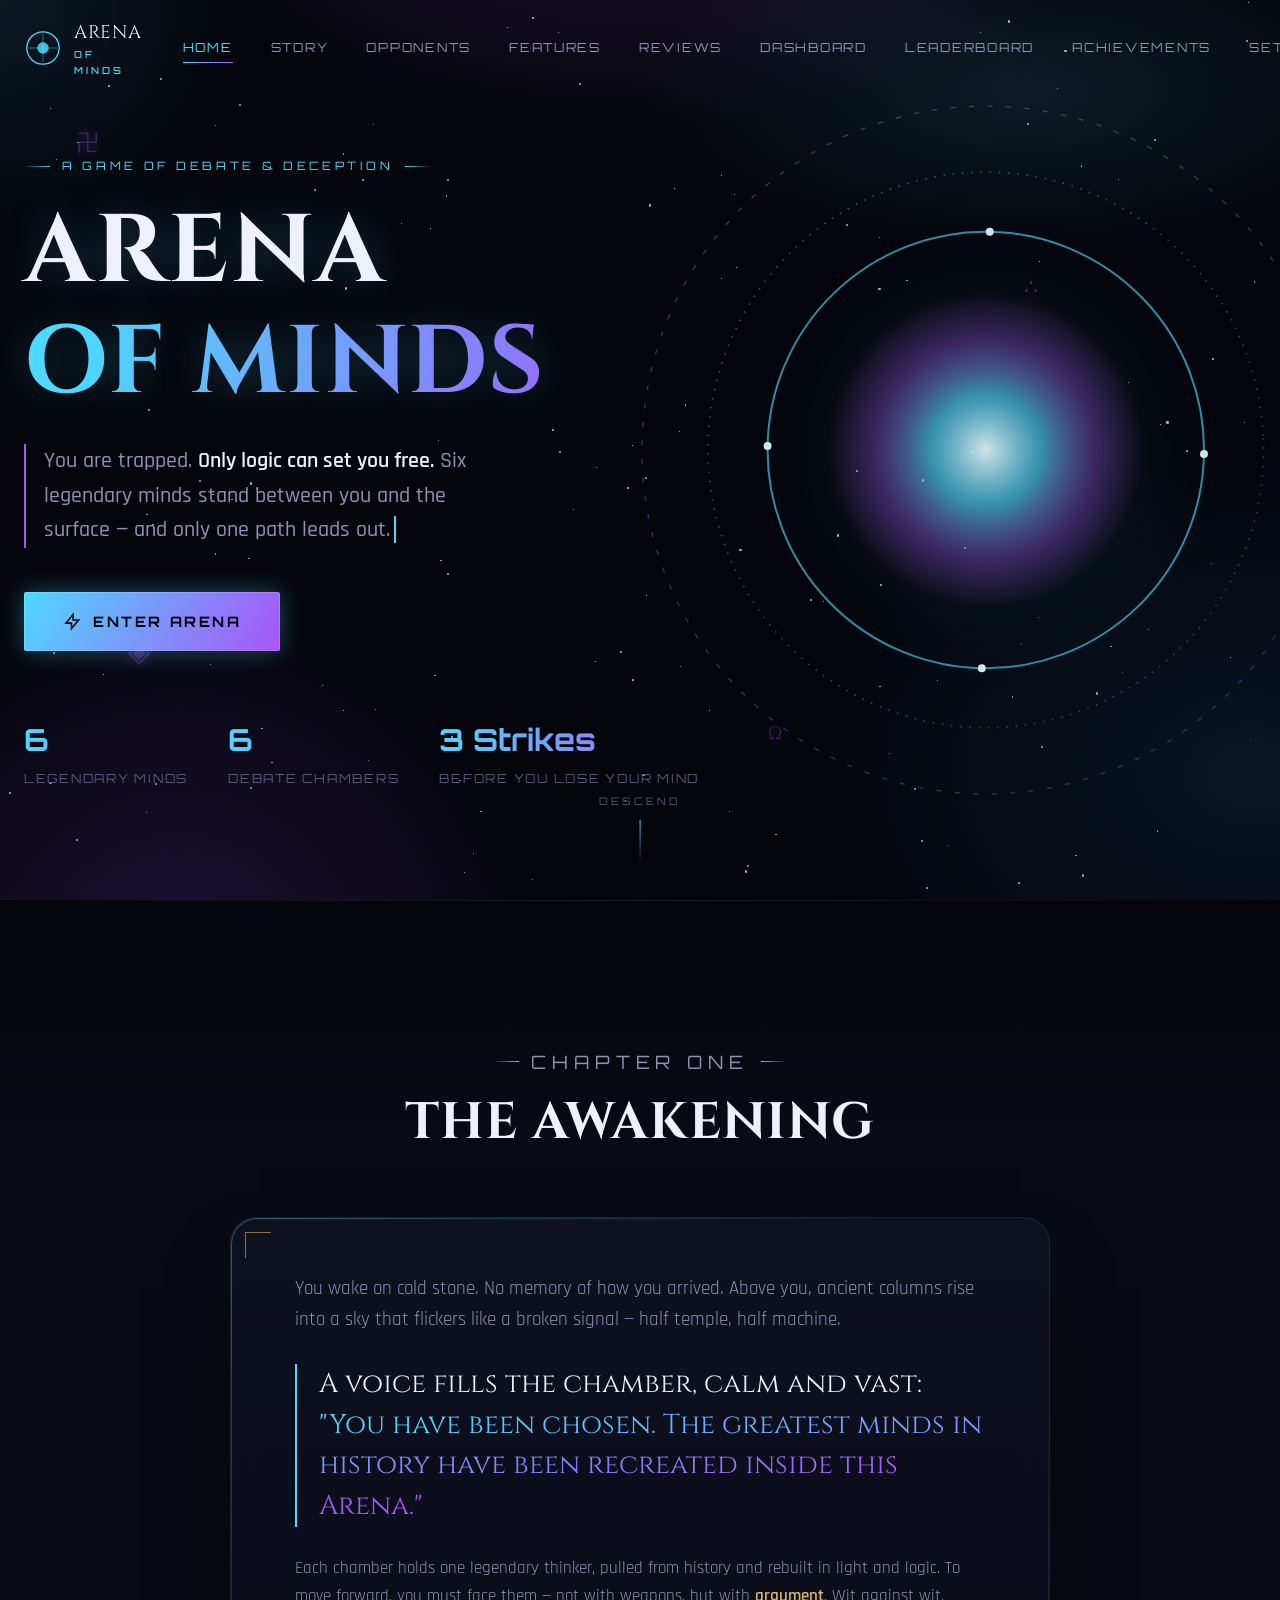
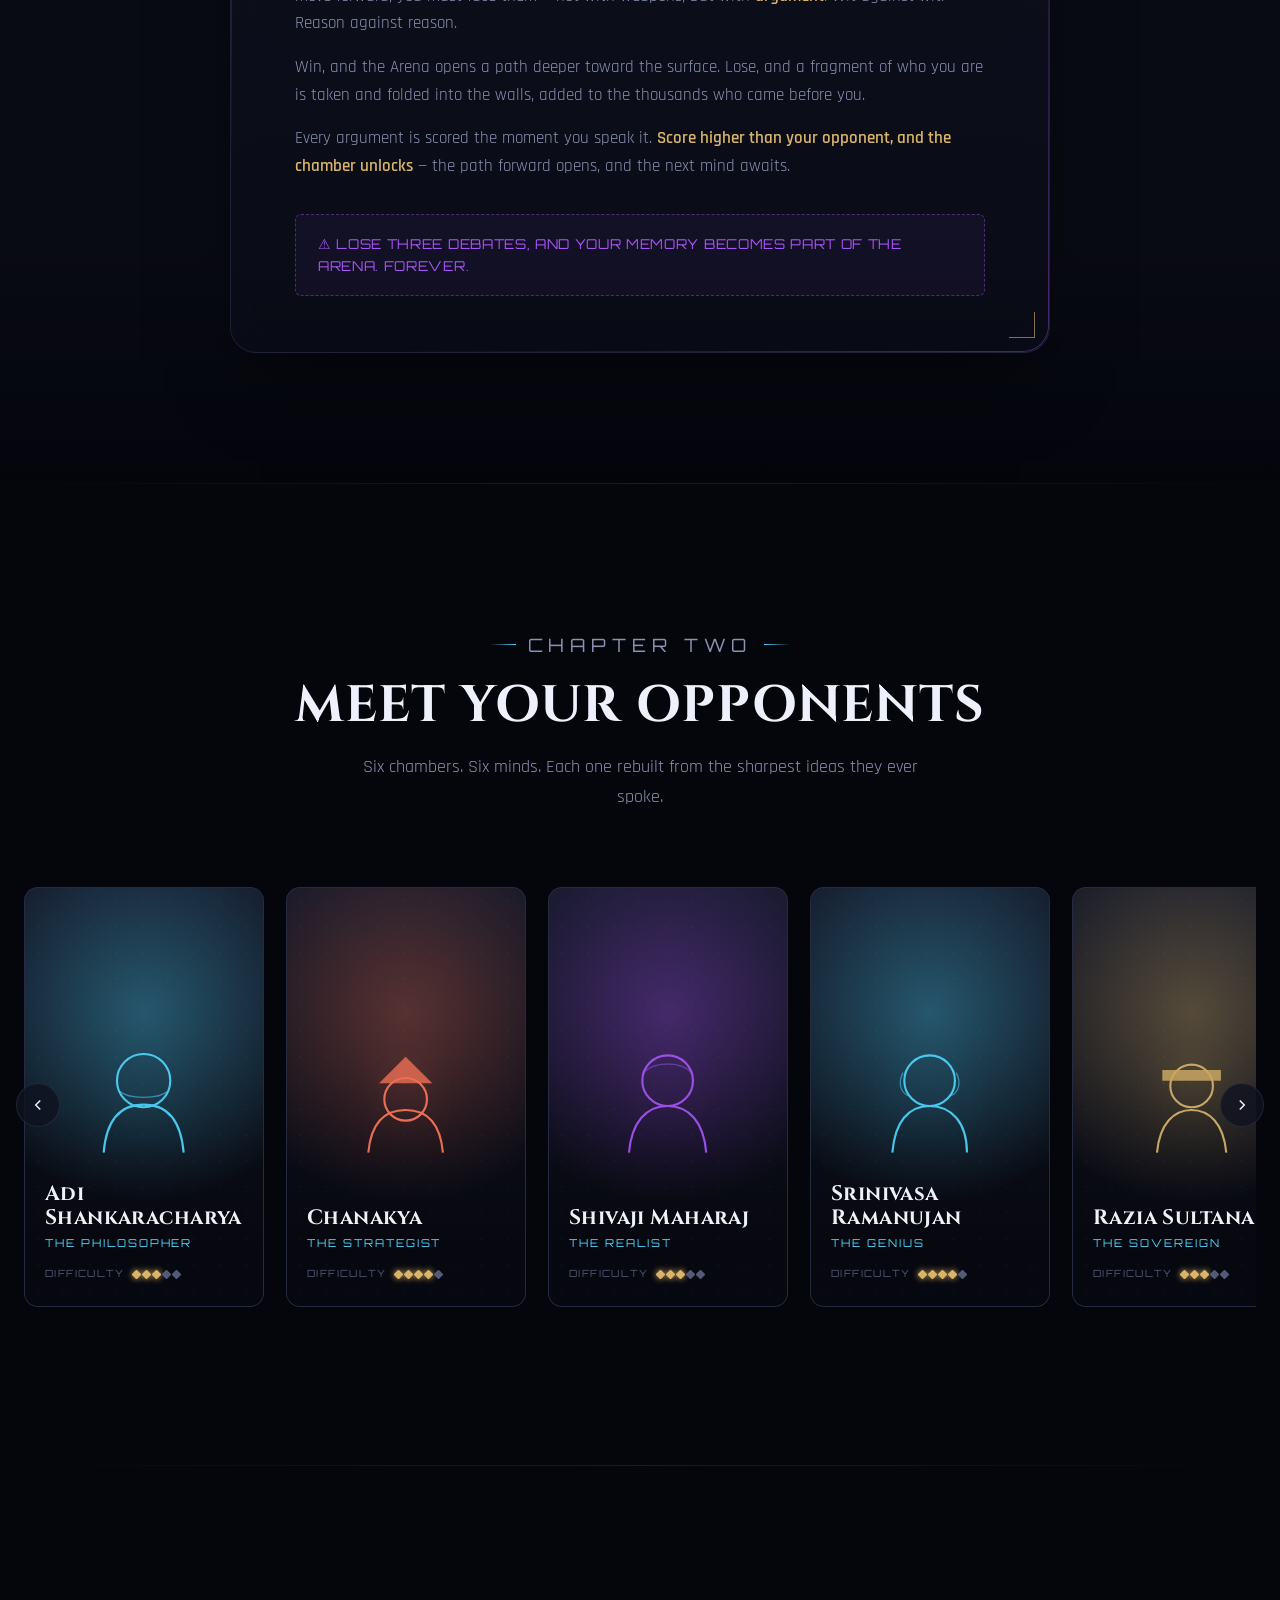
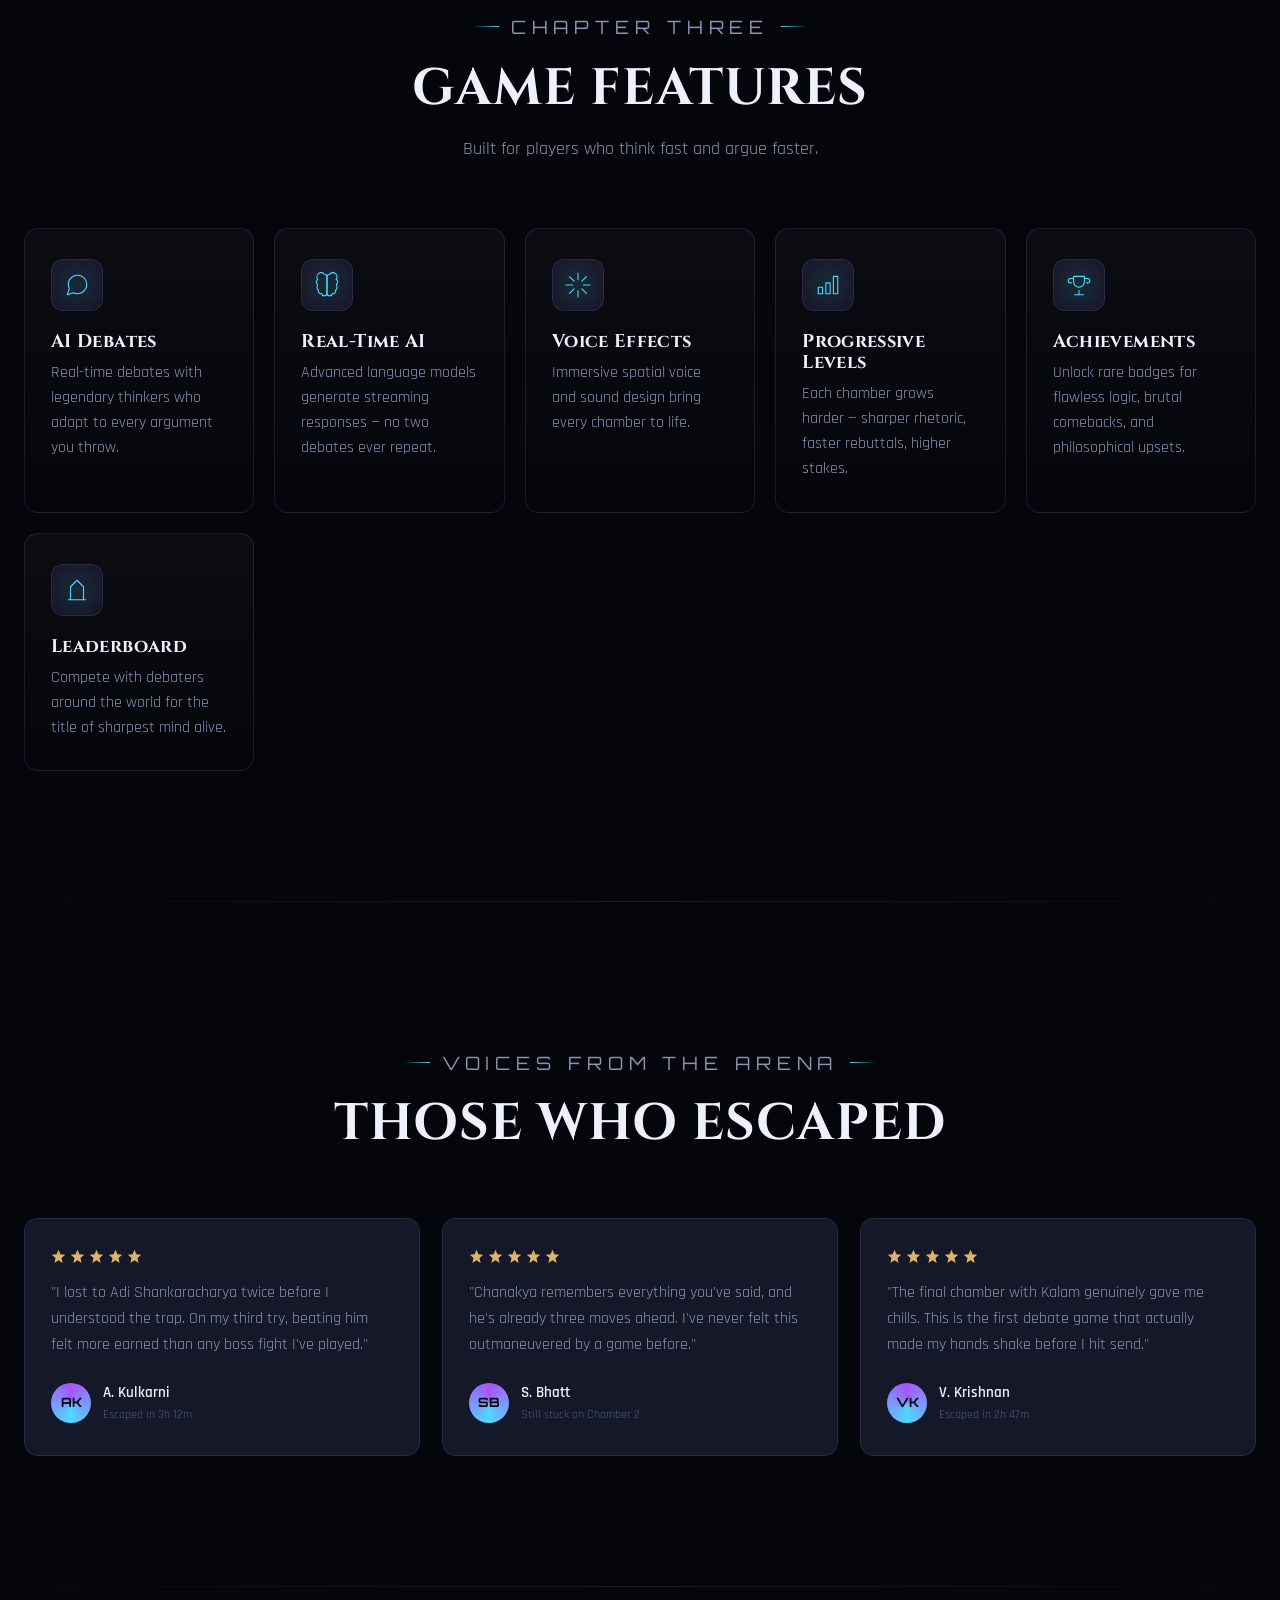
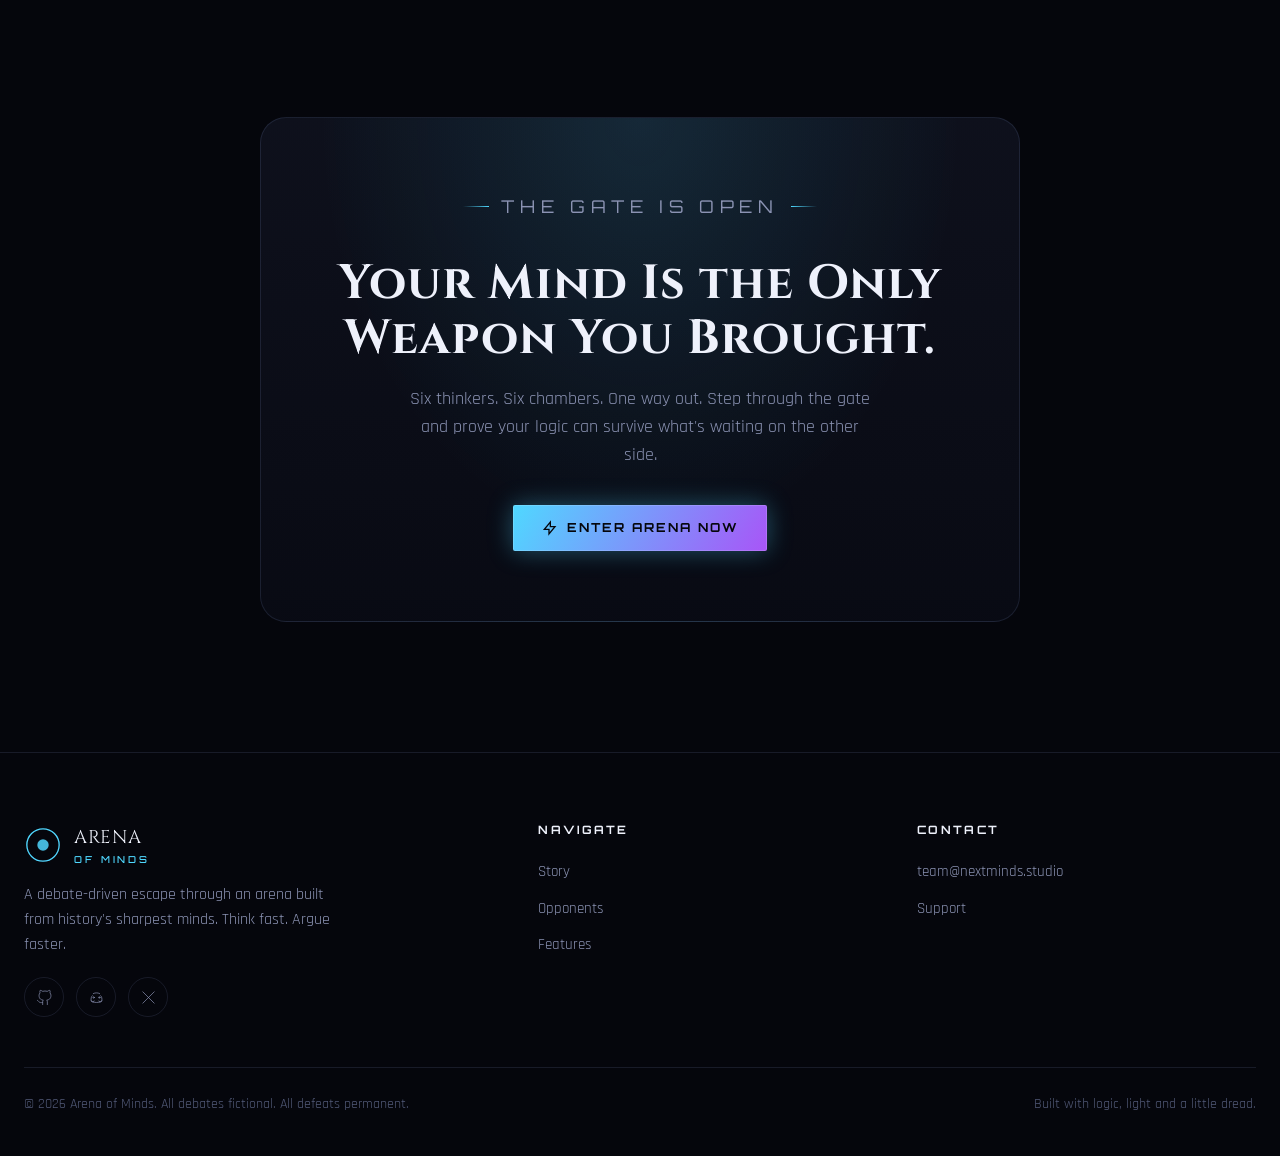
<file: frontend/html/index.html>
<!DOCTYPE html>
<html lang="en">
<head>
<meta charset="UTF-8">
<meta name="viewport" content="width=device-width, initial-scale=1.0">
<title>Arena of Minds — You Are Trapped. Only Logic Can Set You Free.</title>
<meta name="description" content="Wake inside an ancient machine. Defeat history's greatest minds in debate, or become part of the Arena forever.">

<!-- ============================= FONTS ============================= -->
<link rel="preconnect" href="https://fonts.googleapis.com">
<link rel="preconnect" href="https://fonts.gstatic.com" crossorigin>
<link href="https://fonts.googleapis.com/css2?family=Cinzel:wght@500;600;700;900&family=Orbitron:wght@500;600;700&family=Rajdhani:wght@400;500;600;700&display=swap" rel="stylesheet">

    <!-- Connect CSS-->
<link rel="stylesheet" href="../css/index.css">
</head>
<body>

<a href="#main" class="skip-link">Skip to content</a>

<!-- ============================= LOADER ============================= -->
<div id="loader">
  <span class="sr-only" role="status">Loading, please wait. Entering Arena of Minds.</span>
  <div class="loader-scanline" aria-hidden="true"></div>
  <div class="boot-sequence" aria-hidden="true">
    <p class="boot-line line-1">System Online<span>...</span></p>
    <p class="boot-line line-2">Arena Initializing<span>...</span></p>
    <p class="boot-line line-3">Searching for worthy challenger<span>...</span></p>
    <p class="boot-line line-4">Player Found</p>
    <p class="boot-line line-5">Loading Consciousness<span>...</span><span class="load-bar"><span class="load-bar-fill"></span></span></p>
    <p class="boot-line line-6">Welcome to the <span class="glow-text">Arena of Minds</span></p>
  </div>
</div>

<div id="scroll-progress"></div>
<div id="cursor-glow" aria-hidden="true"></div>

<!-- ============================= FIXED BACKGROUND ============================= -->
<div id="bg-fixed" aria-hidden="true">
  <div id="stars"></div>
</div>

<!-- ============================= HEADER / NAV ============================= -->
<header id="site-header">
  <div class="container nav-inner">
    <a href="#top" class="brand" aria-label="Arena of Minds — home">
      <span class="brand-mark" aria-hidden="true">
        <svg viewBox="0 0 40 40" fill="none">
          <circle cx="20" cy="20" r="17" stroke="url(#g1)" stroke-width="1.4"/>
          <path d="M20 5 L20 35 M5 20 L35 20" stroke="url(#g1)" stroke-width="1" opacity=".5"/>
          <circle cx="20" cy="20" r="6" fill="url(#g1)" opacity=".85"/>
          <defs>
            <linearGradient id="g1" x1="0" y1="0" x2="40" y2="40">
              <stop offset="0" stop-color="#4fd8ff"/>
              <stop offset="1" stop-color="#a855f7"/>
            </linearGradient>
          </defs>
        </svg>
      </span>
      <span>ARENA <small>OF MINDS</small></span>
    </a>

    <nav class="nav-links" id="nav-links" aria-label="Primary">
      <a href="#home" class="active">Home</a>
      <a href="#story">Story</a>
      <a href="#opponents">Opponents</a>
      <a href="#features">Features</a>
      <a href="#testimonials">Reviews</a>
      <a href="../html/dashboard.html">Dashboard</a>
      <a href="../html/leaderboard.html">Leaderboard</a>
      <a href="../html/achievements.html">Achievements</a>
      <a href="../html/settings.html">Settings</a>
      <a href="../html/debateroom.html" class="btn btn-primary btn-small nav-cta mobile" data-ripple>Enter Arena</a>
    </nav>

    <a href="../html/debateroom.html" class="btn btn-primary btn-small nav-cta" data-ripple>Enter Arena</a>
    <button class="nav-toggle" id="nav-toggle" aria-label="Toggle menu" aria-expanded="false" aria-controls="nav-links">
      <span></span><span></span><span></span>
    </button>
  </div>
</header>

<main id="main">

<!-- ============================= HERO ============================= -->
<section class="hero" id="home" aria-label="Introduction">
  <div class="smoke" aria-hidden="true"></div>
  <div class="hero-bg" aria-hidden="true">
    <svg class="hero-gate" viewBox="0 0 600 600" fill="none" role="presentation">
      <defs>
        <radialGradient id="gateGlow" cx="50%" cy="50%" r="50%">
          <stop offset="0%" stop-color="#eafcff" stop-opacity="1"/>
          <stop offset="35%" stop-color="#4fd8ff" stop-opacity=".7"/>
          <stop offset="70%" stop-color="#a855f7" stop-opacity=".35"/>
          <stop offset="100%" stop-color="#a855f7" stop-opacity="0"/>
        </radialGradient>
        <linearGradient id="ringGrad" x1="0" y1="0" x2="1" y2="1">
          <stop offset="0" stop-color="#4fd8ff"/>
          <stop offset="1" stop-color="#a855f7"/>
        </linearGradient>
      </defs>
      <circle cx="300" cy="300" r="120" fill="url(#gateGlow)"/>
      <g id="ring-outer" style="transform-origin:300px 300px;">
        <circle cx="300" cy="300" r="260" stroke="url(#ringGrad)" stroke-width="1" opacity=".35" stroke-dasharray="4 10"/>
      </g>
      <g id="ring-mid" style="transform-origin:300px 300px;">
        <circle cx="300" cy="300" r="210" stroke="url(#ringGrad)" stroke-width="1.2" opacity=".5" stroke-dasharray="1 6"/>
      </g>
      <g id="ring-inner" style="transform-origin:300px 300px;">
        <circle cx="300" cy="300" r="165" stroke="var(--blue-neon)" stroke-width="1.5" opacity=".7"/>
        <circle cx="300" cy="135" r="3" fill="#eafcff"/>
        <circle cx="300" cy="465" r="3" fill="#eafcff"/>
        <circle cx="135" cy="300" r="3" fill="#eafcff"/>
        <circle cx="465" cy="300" r="3" fill="#eafcff"/>
      </g>
    </svg>

    <span class="rune" style="top:14%;left:6%;animation-delay:0s;">卍</span>
    <span class="rune" style="top:70%;left:10%;animation-delay:2s;font-size:1.8rem;">◈</span>
    <span class="rune" style="top:30%;left:80%;animation-delay:4s;">∴</span>
    <span class="rune" style="top:80%;left:60%;animation-delay:1s;font-size:1.1rem;">Ω</span>
  </div>

  <div class="container">
    <div class="hero-content reveal in">
      <p class="eyebrow">A Game of Debate &amp; Deception</p>
      <h1>ARENA<span class="line2">OF MINDS</span></h1>
      <p class="hero-sub">You are trapped. <strong>Only logic can set you free.</strong> Six legendary minds stand between you and the surface — <span id="typed-line"></span></p>

      <div class="hero-actions">
        <a href="../html/debateroom.html" class="btn btn-primary btn-large" data-ripple>
          <svg width="16" height="16" viewBox="0 0 24 24" fill="none" stroke="currentColor" stroke-width="2" aria-hidden="true"><path d="M14 3v7h7l-9 11v-7H5l9-11z"/></svg>
          Enter Arena
        </a>
      </div>

      <div class="hero-stats" aria-label="Game statistics">
        <div class="stat"><b data-count="6">0</b><span>Legendary Minds</span></div>
        <div class="stat"><b data-count="6">0</b><span>Debate Chambers</span></div>
        <div class="stat"><b data-count="3" data-suffix=" Strikes">0</b><span>Before You Lose Your Mind</span></div>
      </div>
    </div>
  </div>

  <div class="scroll-cue" aria-hidden="true"><span>Descend</span><span class="rail"></span></div>
</section>

<div class="divider" aria-hidden="true"></div>

<!-- ============================= STORY ============================= -->
<section id="story" class="story-section" aria-labelledby="story-heading">
  <div class="container">
    <div class="section-head reveal">
      <p class="eyebrow">Chapter One</p>
      <h2 id="story-heading">The Awakening</h2>
    </div>

    <div class="story-grid reveal">
      <div class="story-panel">
        <span class="story-corner tl" aria-hidden="true"></span>
        <span class="story-corner br" aria-hidden="true"></span>

        <p class="story-lede">You wake on cold stone. No memory of how you arrived. Above you, ancient columns rise into a sky that flickers like a broken signal — half temple, half machine.</p>

        <p class="story-voice">A voice fills the chamber, calm and vast: <em>"You have been chosen. The greatest minds in history have been recreated inside this Arena."</em></p>

        <div class="story-body">
          <p>Each chamber holds one legendary thinker, pulled from history and rebuilt in light and logic. To move forward, you must face them — not with weapons, but with <strong>argument</strong>. Wit against wit. Reason against reason.</p>
          <p>Win, and the Arena opens a path deeper toward the surface. Lose, and a fragment of who you are is taken and folded into the walls, added to the thousands who came before you.</p>
          <p>Every argument is scored the moment you speak it. <strong>Score higher than your opponent, and the chamber unlocks</strong> — the path forward opens, and the next mind awaits.</p>
        </div>

        <p class="story-warning">⚠ LOSE THREE DEBATES, AND YOUR MEMORY BECOMES PART OF THE ARENA. FOREVER.</p>
      </div>
    </div>
  </div>
</section>

<div class="divider" aria-hidden="true"></div>

<!-- ============================= OPPONENTS ============================= -->
<section id="opponents" aria-labelledby="opponents-heading">
  <div class="container">
    <div class="section-head reveal">
      <p class="eyebrow">Chapter Two</p>
      <h2 id="opponents-heading">Meet Your Opponents</h2>
      <p>Six chambers. Six minds. Each one rebuilt from the sharpest ideas they ever spoke.</p>
    </div>

    <div class="opponents-carousel-wrap reveal">
      <button class="carousel-btn prev" id="carousel-prev" aria-label="Scroll opponents left">
        <svg width="18" height="18" viewBox="0 0 24 24" fill="none" stroke="currentColor" stroke-width="2"><path d="M15 18l-6-6 6-6"/></svg>
      </button>

      <div class="opponents-track" id="opponents-track" tabindex="0" role="list" aria-label="Opponent roster">
        <!-- Card 1: Adi Shankaracharya -->
        <article class="opp-card" role="listitem" style="--pc1:rgba(79,216,255,.35)">
          <div class="opp-portrait" aria-hidden="true">
            <svg viewBox="0 0 100 100"><circle cx="50" cy="38" r="20" stroke="#4fd8ff" stroke-width="1.6" fill="none"/><path d="M20 92c2-24 12-36 30-36s28 12 30 36" stroke="#4fd8ff" stroke-width="1.6" fill="none"/><path d="M32 46c6 6 30 6 36 0" stroke="#4fd8ff" stroke-width="1" fill="none" opacity=".6"/></svg>
          </div>
          <div class="opp-quote">"The self that argues and the self that doubts are one — dissolve that, and your argument follows."</div>
          <div class="opp-info">
            <h3 class="opp-name">Adi Shankaracharya</h3>
            <p class="opp-title">The Philosopher</p>
            <div class="opp-diff">DIFFICULTY <span class="opp-stars">
              <i class="filled"></i><i class="filled"></i><i class="filled"></i><i></i><i></i>
            </span></div>
          </div>
        </article>

        <!-- Card 2: Chanakya -->
        <article class="opp-card" role="listitem" style="--pc1:rgba(255,120,90,.3)">
          <div class="opp-portrait" aria-hidden="true">
            <svg viewBox="0 0 100 100"><path d="M30 40 L50 20 L70 40 Z" fill="#ff785a" opacity=".8"/><circle cx="50" cy="52" r="16" stroke="#ff785a" stroke-width="1.6" fill="none"/><path d="M22 92c2-22 12-32 28-32s26 10 28 32" stroke="#ff785a" stroke-width="1.6" fill="none"/></svg>
          </div>
          <div class="opp-quote">"The debate is won before either of us speaks a word."</div>
          <div class="opp-info">
            <h3 class="opp-name">Chanakya</h3>
            <p class="opp-title">The Strategist</p>
            <div class="opp-diff">DIFFICULTY <span class="opp-stars">
              <i class="filled"></i><i class="filled"></i><i class="filled"></i><i class="filled"></i><i></i>
            </span></div>
          </div>
        </article>

        <!-- Card 3: Shivaji Maharaj -->
        <article class="opp-card" role="listitem" style="--pc1:rgba(168,85,247,.35)">
          <div class="opp-portrait" aria-hidden="true">
            <svg viewBox="0 0 100 100"><circle cx="50" cy="38" r="19" stroke="#a855f7" stroke-width="1.6" fill="none"/><path d="M21 92c2-23 13-35 29-35s27 12 29 35" stroke="#a855f7" stroke-width="1.6" fill="none"/><path d="M31 33c8-10 30-10 38 0" stroke="#a855f7" stroke-width="1.2" opacity=".5" fill="none"/></svg>
          </div>
          <div class="opp-quote">"Know the terrain of the argument, and the battle is already won."</div>
          <div class="opp-info">
            <h3 class="opp-name">Shivaji Maharaj</h3>
            <p class="opp-title">The Realist</p>
            <div class="opp-diff">DIFFICULTY <span class="opp-stars">
              <i class="filled"></i><i class="filled"></i><i class="filled"></i><i></i><i></i>
            </span></div>
          </div>
        </article>

        <!-- Card 4: Ramanujan -->
        <article class="opp-card" role="listitem" style="--pc1:rgba(79,216,255,.35)">
          <div class="opp-portrait" aria-hidden="true">
            <svg viewBox="0 0 100 100"><circle cx="50" cy="38" r="19" stroke="#4fd8ff" stroke-width="1.6" fill="none"/><path d="M22 92c2-23 12-35 28-35s28 12 28 35" stroke="#4fd8ff" stroke-width="1.6" fill="none"/><path d="M30 32c-4 8-2 16 6 18M70 32c4 8 2 16-6 18" stroke="#4fd8ff" stroke-width="1" opacity=".6" fill="none"/></svg>
          </div>
          <div class="opp-quote">"Numbers came to me in dreams. Your argument won't survive daylight."</div>
          <div class="opp-info">
            <h3 class="opp-name">Srinivasa Ramanujan</h3>
            <p class="opp-title">The Genius</p>
            <div class="opp-diff">DIFFICULTY <span class="opp-stars">
              <i class="filled"></i><i class="filled"></i><i class="filled"></i><i class="filled"></i><i></i>
            </span></div>
          </div>
        </article>

        <!-- Card 5: Razia Sultana -->
        <article class="opp-card" role="listitem" style="--pc1:rgba(217,180,106,.35)">
          <div class="opp-portrait" aria-hidden="true">
            <svg viewBox="0 0 100 100"><path d="M28 30h44v8H28z" fill="#d9b46a" opacity=".85"/><circle cx="50" cy="42" r="16" stroke="#d9b46a" stroke-width="1.6" fill="none"/><path d="M24 92c2-22 13-32 26-32s24 10 26 32" stroke="#d9b46a" stroke-width="1.6" fill="none"/></svg>
          </div>
          <div class="opp-quote">"I claimed a throne no one thought a woman could hold. This debate is nothing."</div>
          <div class="opp-info">
            <h3 class="opp-name">Razia Sultana</h3>
            <p class="opp-title">The Sovereign</p>
            <div class="opp-diff">DIFFICULTY <span class="opp-stars">
              <i class="filled"></i><i class="filled"></i><i class="filled"></i><i></i><i></i>
            </span></div>
          </div>
        </article>

        <!-- Card 6: APJ Abdul Kalam -->
        <article class="opp-card" role="listitem" style="--pc1:rgba(79,216,255,.4)">
          <div class="opp-portrait" aria-hidden="true">
            <svg viewBox="0 0 100 100"><circle cx="50" cy="38" r="18" stroke="#4fd8ff" stroke-width="1.6" fill="none"/><path d="M23 92c2-22 12-33 27-33s25 11 27 33" stroke="#4fd8ff" stroke-width="1.6" fill="none"/><path d="M50 8 L54 22 L46 22 Z" fill="#4fd8ff" opacity=".8"/></svg>
          </div>
          <div class="opp-quote">"Dream big, but you will need more than dreams to defeat me here."</div>
          <div class="opp-info">
            <h3 class="opp-name">APJ Abdul Kalam</h3>
            <p class="opp-title">The Inventor</p>
            <div class="opp-diff">DIFFICULTY <span class="opp-stars">
              <i class="filled"></i><i class="filled"></i><i class="filled"></i><i class="filled"></i><i></i>
            </span></div>
          </div>
        </article>
      </div>

      <button class="carousel-btn next" id="carousel-next" aria-label="Scroll opponents right">
        <svg width="18" height="18" viewBox="0 0 24 24" fill="none" stroke="currentColor" stroke-width="2"><path d="M9 18l6-6-6-6"/></svg>
      </button>
    </div>
  </div>
</section>

<div class="divider" aria-hidden="true"></div>

<!-- ============================= FEATURES ============================= -->
<section id="features" aria-labelledby="features-heading">
  <div class="container">
    <div class="section-head reveal">
      <p class="eyebrow">Chapter Three</p>
      <h2 id="features-heading">Game Features</h2>
      <p>Built for players who think fast and argue faster.</p>
    </div>

    <div class="features-grid reveal-stagger">
      <div class="feature-card">
        <div class="feature-icon"><svg viewBox="0 0 24 24" fill="none" stroke-linecap="round" stroke-linejoin="round"><path d="M21 11.5a8.4 8.4 0 0 1-.9 3.8 8.5 8.5 0 0 1-7.6 4.7 8.4 8.4 0 0 1-3.8-.9L3 21l1.9-5.7a8.4 8.4 0 0 1-.9-3.8 8.5 8.5 0 0 1 4.7-7.6 8.4 8.4 0 0 1 3.8-.9h.5a8.48 8.48 0 0 1 8 8v.5z"/></svg></div>
        <h3>AI Debates</h3>
        <p>Real-time debates with legendary thinkers who adapt to every argument you throw.</p>
      </div>
      <div class="feature-card">
        <div class="feature-icon"><svg viewBox="0 0 24 24" fill="none" stroke-linecap="round" stroke-linejoin="round"><path d="M9.5 2A2.5 2.5 0 0 1 12 4.5v15a2.5 2.5 0 0 1-4.96.44 2.5 2.5 0 0 1-2.96-3.08A3 3 0 0 1 3 13.5v-1a3 3 0 0 1 .28-1.28 2.5 2.5 0 0 1 .27-4.4A2.5 2.5 0 0 1 9.5 2z"/><path d="M14.5 2A2.5 2.5 0 0 0 12 4.5v15a2.5 2.5 0 0 0 4.96.44 2.5 2.5 0 0 0 2.96-3.08A3 3 0 0 0 21 13.5v-1a3 3 0 0 0-.28-1.28 2.5 2.5 0 0 0-.27-4.4A2.5 2.5 0 0 0 14.5 2z"/></svg></div>
        <h3>Real-Time AI</h3>
        <p>Advanced language models generate streaming responses — no two debates ever repeat.</p>
      </div>
      <div class="feature-card">
        <div class="feature-icon"><svg viewBox="0 0 24 24" fill="none" stroke-linecap="round" stroke-linejoin="round"><path d="M12 1v6M12 17v6M4.2 4.2l4.2 4.2M15.5 15.5l4.3 4.3M1 12h6M17 12h6M4.2 19.8l4.2-4.2M15.5 8.5l4.3-4.3"/></svg></div>
        <h3>Voice Effects</h3>
        <p>Immersive spatial voice and sound design bring every chamber to life.</p>
      </div>
      <div class="feature-card">
        <div class="feature-icon"><svg viewBox="0 0 24 24" fill="none" stroke-linecap="round" stroke-linejoin="round"><path d="M3 20h4v-6H3v6zM10 20h4V10h-4v10zM17 20h4V4h-4v16z"/></svg></div>
        <h3>Progressive Levels</h3>
        <p>Each chamber grows harder — sharper rhetoric, faster rebuttals, higher stakes.</p>
      </div>
      <div class="feature-card">
        <div class="feature-icon"><svg viewBox="0 0 24 24" fill="none" stroke-linecap="round" stroke-linejoin="round"><path d="M8 21h8M12 17v4M7 4h10v5a5 5 0 0 1-10 0V4zM7 6H4a2 2 0 0 0 0 4h1M17 6h3a2 2 0 0 1 0 4h-1"/></svg></div>
        <h3>Achievements</h3>
        <p>Unlock rare badges for flawless logic, brutal comebacks, and philosophical upsets.</p>
      </div>
      <div class="feature-card">
        <div class="feature-icon"><svg viewBox="0 0 24 24" fill="none" stroke-linecap="round" stroke-linejoin="round"><path d="M4 21h16M6 21V9l6-6 6 6v12"/></svg></div>
        <h3>Leaderboard</h3>
        <p>Compete with debaters around the world for the title of sharpest mind alive.</p>
      </div>
    </div>
  </div>
</section>

<div class="divider" aria-hidden="true"></div>

<!-- ============================= TESTIMONIALS ============================= -->
<section id="testimonials" aria-labelledby="testi-heading">
  <div class="container">
    <div class="section-head reveal">
      <p class="eyebrow">Voices From the Arena</p>
      <h2 id="testi-heading">Those Who Escaped</h2>
    </div>

    <div class="testi-grid reveal-stagger">
      <article class="testi-card">
        <div class="testi-stars" aria-hidden="true">
          <svg viewBox="0 0 20 20"><polygon points="10,1 12.6,7 19,7.5 14,12 15.5,18.5 10,15 4.5,18.5 6,12 1,7.5 7.4,7"/></svg>
          <svg viewBox="0 0 20 20"><polygon points="10,1 12.6,7 19,7.5 14,12 15.5,18.5 10,15 4.5,18.5 6,12 1,7.5 7.4,7"/></svg>
          <svg viewBox="0 0 20 20"><polygon points="10,1 12.6,7 19,7.5 14,12 15.5,18.5 10,15 4.5,18.5 6,12 1,7.5 7.4,7"/></svg>
          <svg viewBox="0 0 20 20"><polygon points="10,1 12.6,7 19,7.5 14,12 15.5,18.5 10,15 4.5,18.5 6,12 1,7.5 7.4,7"/></svg>
          <svg viewBox="0 0 20 20"><polygon points="10,1 12.6,7 19,7.5 14,12 15.5,18.5 10,15 4.5,18.5 6,12 1,7.5 7.4,7"/></svg>
        </div>
        <p>"I lost to Adi Shankaracharya twice before I understood the trap. On my third try, beating him felt more earned than any boss fight I've played."</p>
        <div class="testi-person">
          <span class="testi-avatar" aria-hidden="true">AK</span>
          <div><div class="testi-name">A. Kulkarni</div><div class="testi-role">Escaped in 3h 12m</div></div>
        </div>
      </article>

      <article class="testi-card">
        <div class="testi-stars" aria-hidden="true">
          <svg viewBox="0 0 20 20"><polygon points="10,1 12.6,7 19,7.5 14,12 15.5,18.5 10,15 4.5,18.5 6,12 1,7.5 7.4,7"/></svg>
          <svg viewBox="0 0 20 20"><polygon points="10,1 12.6,7 19,7.5 14,12 15.5,18.5 10,15 4.5,18.5 6,12 1,7.5 7.4,7"/></svg>
          <svg viewBox="0 0 20 20"><polygon points="10,1 12.6,7 19,7.5 14,12 15.5,18.5 10,15 4.5,18.5 6,12 1,7.5 7.4,7"/></svg>
          <svg viewBox="0 0 20 20"><polygon points="10,1 12.6,7 19,7.5 14,12 15.5,18.5 10,15 4.5,18.5 6,12 1,7.5 7.4,7"/></svg>
          <svg viewBox="0 0 20 20"><polygon points="10,1 12.6,7 19,7.5 14,12 15.5,18.5 10,15 4.5,18.5 6,12 1,7.5 7.4,7"/></svg>
        </div>
        <p>"Chanakya remembers everything you've said, and he's already three moves ahead. I've never felt this outmaneuvered by a game before."</p>
        <div class="testi-person">
          <span class="testi-avatar" aria-hidden="true">SB</span>
          <div><div class="testi-name">S. Bhatt</div><div class="testi-role">Still stuck on Chamber 2</div></div>
        </div>
      </article>

      <article class="testi-card">
        <div class="testi-stars" aria-hidden="true">
          <svg viewBox="0 0 20 20"><polygon points="10,1 12.6,7 19,7.5 14,12 15.5,18.5 10,15 4.5,18.5 6,12 1,7.5 7.4,7"/></svg>
          <svg viewBox="0 0 20 20"><polygon points="10,1 12.6,7 19,7.5 14,12 15.5,18.5 10,15 4.5,18.5 6,12 1,7.5 7.4,7"/></svg>
          <svg viewBox="0 0 20 20"><polygon points="10,1 12.6,7 19,7.5 14,12 15.5,18.5 10,15 4.5,18.5 6,12 1,7.5 7.4,7"/></svg>
          <svg viewBox="0 0 20 20"><polygon points="10,1 12.6,7 19,7.5 14,12 15.5,18.5 10,15 4.5,18.5 6,12 1,7.5 7.4,7"/></svg>
          <svg viewBox="0 0 20 20"><polygon points="10,1 12.6,7 19,7.5 14,12 15.5,18.5 10,15 4.5,18.5 6,12 1,7.5 7.4,7"/></svg>
        </div>
        <p>"The final chamber with Kalam genuinely gave me chills. This is the first debate game that actually made my hands shake before I hit send."</p>
        <div class="testi-person">
          <span class="testi-avatar" aria-hidden="true">VK</span>
          <div><div class="testi-name">V. Krishnan</div><div class="testi-role">Escaped in 2h 47m</div></div>
        </div>
      </article>
    </div>
  </div>
</section>

<div class="divider" aria-hidden="true"></div>

<!-- ============================= FINAL CTA ============================= -->
<section id="enter" class="final-cta" aria-labelledby="cta-heading">
  <div class="container">
    <div class="final-cta-panel reveal">
      <p class="eyebrow">The Gate Is Open</p>
      <h2 id="cta-heading">Your Mind Is the Only Weapon You Brought.</h2>
      <p>Six thinkers. Six chambers. One way out. Step through the gate and prove your logic can survive what's waiting on the other side.</p>
      <a href="../html/debateroom.html" class="btn btn-primary" data-ripple>
        <svg width="16" height="16" viewBox="0 0 24 24" fill="none" stroke="currentColor" stroke-width="2" aria-hidden="true"><path d="M14 3v7h7l-9 11v-7H5l9-11z"/></svg>
        Enter Arena Now
      </a>
    </div>
  </div>
</section>

</main>

<!-- ============================= FOOTER ============================= -->
<footer>
  <div class="container">
    <div class="footer-grid">
      <div class="footer-brand">
        <a href="#top" class="brand" aria-label="Arena of Minds — home">
          <span class="brand-mark" aria-hidden="true">
            <svg viewBox="0 0 40 40" fill="none">
              <circle cx="20" cy="20" r="17" stroke="url(#g2)" stroke-width="1.4"/>
              <circle cx="20" cy="20" r="6" fill="url(#g2)" opacity=".85"/>
              <defs><linearGradient id="g2" x1="0" y1="0" x2="40" y2="40"><stop offset="0" stop-color="#4fd8ff"/><stop offset="1" stop-color="#a855f7"/></linearGradient></defs>
            </svg>
          </span>
          <span>ARENA <small>OF MINDS</small></span>
        </a>
        <p>A debate-driven escape through an arena built from history's sharpest minds. Think fast. Argue faster.</p>
        <div class="social-row">
          <a href="#" class="social-icon" aria-label="GitHub">
            <svg viewBox="0 0 24 24" fill="none" stroke-linecap="round" stroke-linejoin="round"><path d="M9 19c-5 1.5-5-2.5-7-3m14 6v-3.9a3.1 3.1 0 0 0-.9-2.5c3-.3 6-1.5 6-6.6a5 5 0 0 0-1.4-3.5 4.6 4.6 0 0 0-.1-3.5s-1.1-.4-3.6 1.3a12.4 12.4 0 0 0-6.6 0C6.9 1.6 5.8 2 5.8 2a4.6 4.6 0 0 0-.1 3.5A5 5 0 0 0 4.3 9c0 5.1 3 6.3 6 6.6a3.1 3.1 0 0 0-.9 2.4V22"/></svg>
          </a>
          <a href="#" class="social-icon" aria-label="Discord">
            <svg viewBox="0 0 24 24" fill="none" stroke-linecap="round" stroke-linejoin="round"><path d="M9 12a1 1 0 1 1-2 0 1 1 0 0 1 2 0zM17 12a1 1 0 1 1-2 0 1 1 0 0 1 2 0z"/><path d="M7.5 6.5C9 5.7 10.4 5.5 12 5.5s3 .2 4.5 1M4.5 17c1 .8 3 1.5 3 1.5l1-1.7M19.5 17c-1 .8-3 1.5-3 1.5l-1-1.7M6 9.5C4.5 11 4 13.5 4.5 17c1.6 1.2 4 2 7.5 2s5.9-.8 7.5-2c.5-3.5 0-6-1.5-7.5"/></svg>
          </a>
          <a href="#" class="social-icon" aria-label="X (Twitter)">
            <svg viewBox="0 0 24 24" fill="none" stroke-linecap="round" stroke-linejoin="round"><path d="M4 4l16 16M20 4L4 20"/></svg>
          </a>
        </div>
      </div>

      <div class="footer-col">
        <h4>Navigate</h4>
        <a href="#story">Story</a>
        <a href="#opponents">Opponents</a>
        <a href="#features">Features</a>
      </div>

      <div class="footer-col">
        <h4>Contact</h4>
        <a href="mailto:team@nextminds.studio">team@nextminds.studio</a>
        <a href="#">Support</a>
      </div>
    </div>

    <div class="footer-bottom">
      <span>© 2026 Arena of Minds. All debates fictional. All defeats permanent.</span>
      <span>Built with logic, light and a little dread.</span>
    </div>
  </div>
</footer>

<button id="back-to-top" aria-label="Back to top">
  <svg viewBox="0 0 24 24" fill="none" stroke="currentColor" stroke-width="2" stroke-linecap="round" stroke-linejoin="round"><path d="M18 15l-6-6-6 6"/></svg>
</button>

 <!-- Connect Javascript-->
<script src="../js/index.js"></script>

</body>
</html>
</file>
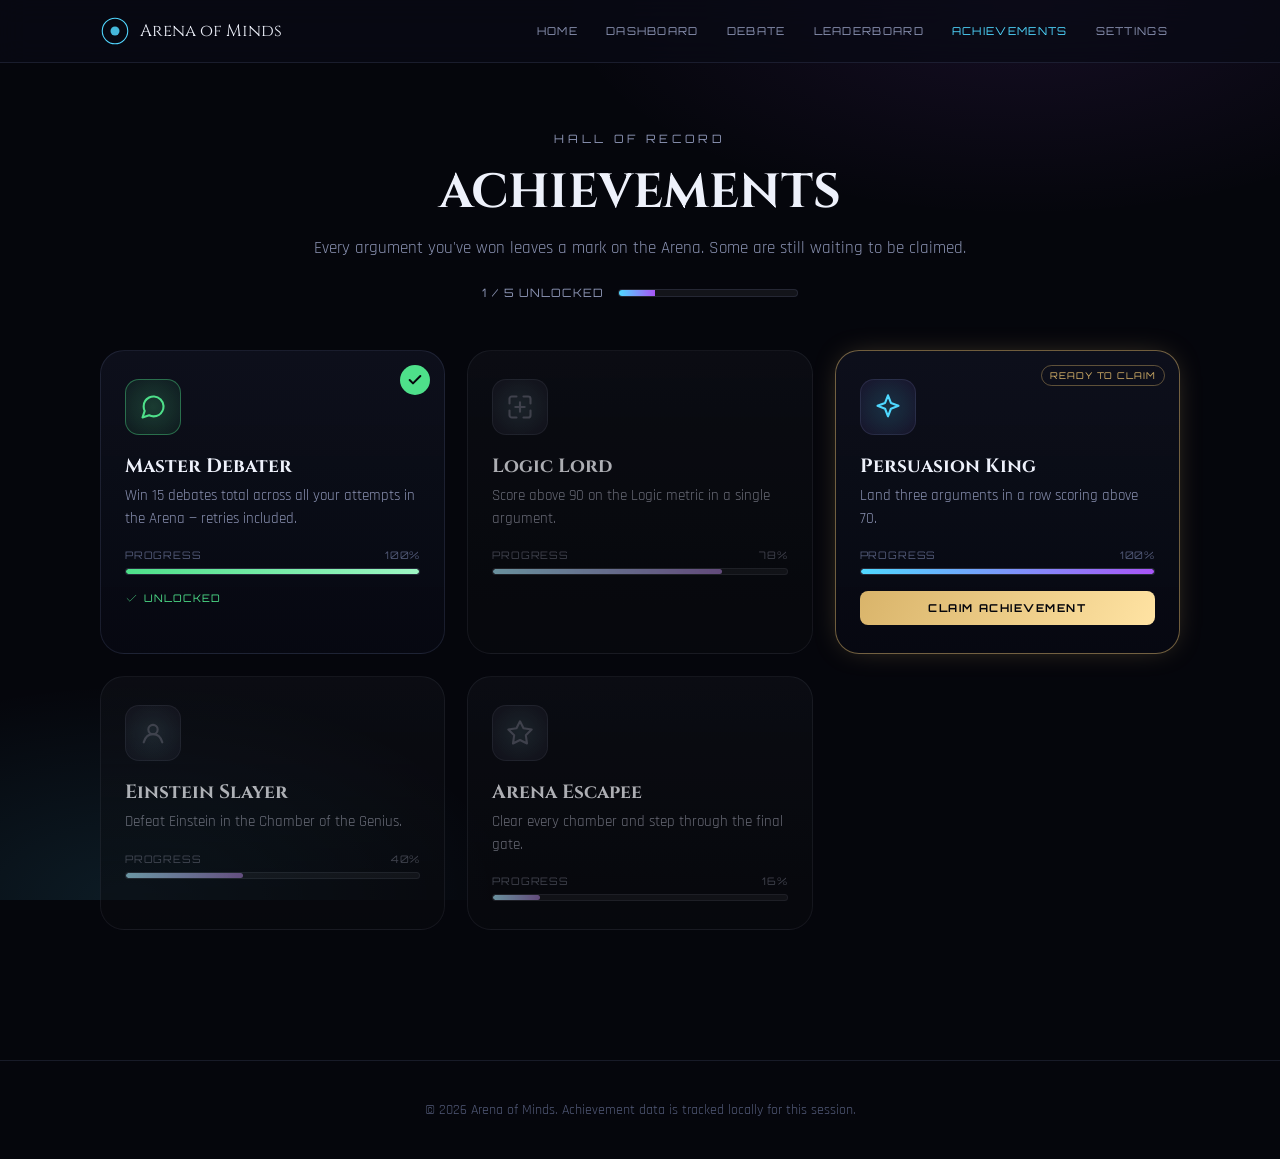
<file: frontend/html/achievements.html>
<!DOCTYPE html>
<html lang="en">
<head>
<meta charset="UTF-8">
<meta name="viewport" content="width=device-width, initial-scale=1.0">
<title>Achievements — Arena of Minds</title>

<link rel="preconnect" href="https://fonts.googleapis.com">
<link rel="preconnect" href="https://fonts.gstatic.com" crossorigin>
<link href="https://fonts.googleapis.com/css2?family=Cinzel:wght@500;600;700;900&family=Orbitron:wght@500;600;700&family=Rajdhani:wght@400;500;600;700&display=swap" rel="stylesheet">

 <!-- Connect CSS-->
<link rel="stylesheet" href="../css/achievements.css">
 
</head>
<body>
<div id="bg" aria-hidden="true"></div>

<header class="top-nav">
  <div class="container nav-row">
    <a class="brand" href="../html/index.html">
      <svg viewBox="0 0 40 40" fill="none"><circle cx="20" cy="20" r="17" stroke="url(#g1)" stroke-width="1.4"/><circle cx="20" cy="20" r="6" fill="url(#g1)" opacity=".85"/><defs><linearGradient id="g1" x1="0" y1="0" x2="40" y2="40"><stop offset="0" stop-color="#4fd8ff"/><stop offset="1" stop-color="#a855f7"/></linearGradient></defs></svg>
      Arena of Minds
    </a>
    <nav class="nav-links" aria-label="Primary">
      <a href="../html/index.html">Home</a>
      <a href="../html/dashboard.html">Dashboard</a>
      <a href="../html/debateroom.html">Debate</a>
      <a href="../html/leaderboard.html">Leaderboard</a>
      <a href="../html/achievements.html" class="active">Achievements</a>
      <a href="../html/settings.html">Settings</a>
    </nav>
  </div>
</header>

<main>
  <div class="container">
    <div class="page-head reveal">
      <p class="eyebrow">Hall of Record</p>
      <h1>Achievements</h1>
      <p>Every argument you've won leaves a mark on the Arena. Some are still waiting to be claimed.</p>
    </div>

    <div class="progress-summary reveal">
      <span id="summary-text">0 / 5 Unlocked</span>
      <div class="bar"><div class="fill" id="summary-fill"></div></div>
    </div>

    <div class="ach-grid" id="ach-grid"></div>
  </div>
</main>

<footer>© 2026 Arena of Minds. Achievement data is tracked locally for this session.</footer>
<!-- Connect Javascript-->
<script src="../js/achievements.js"></script>

</body>
</html>
</file>
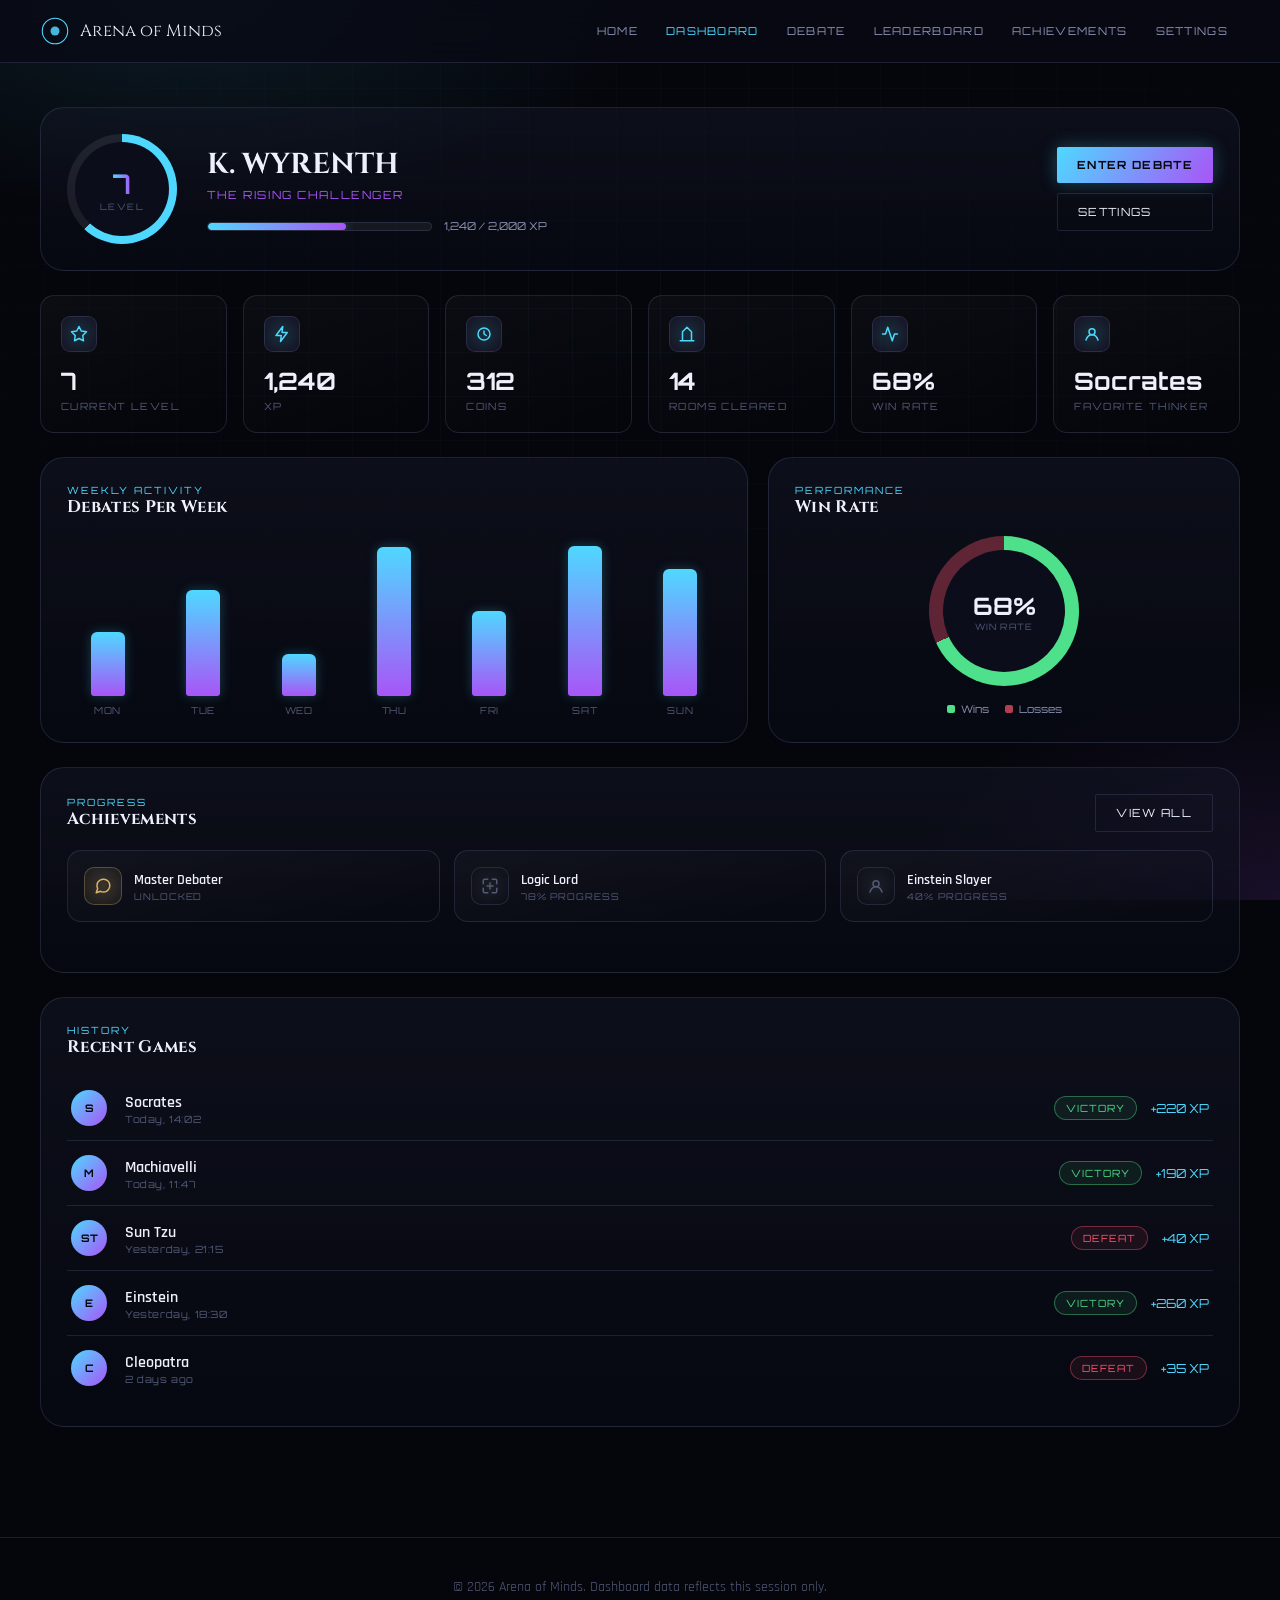
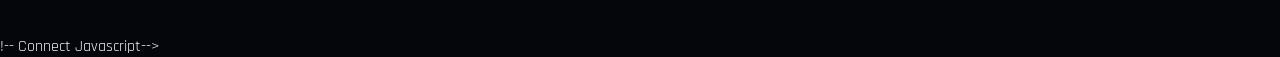
<file: frontend/html/dashboard.html>
<!DOCTYPE html>
<html lang="en">
<head>
<meta charset="UTF-8">
<meta name="viewport" content="width=device-width, initial-scale=1.0">
<title>Dashboard — Arena of Minds</title>

<link rel="preconnect" href="https://fonts.googleapis.com">
<link rel="preconnect" href="https://fonts.gstatic.com" crossorigin>
<link href="https://fonts.googleapis.com/css2?family=Cinzel:wght@500;600;700;900&family=Orbitron:wght@500;600;700&family=Rajdhani:wght@400;500;600;700&display=swap" rel="stylesheet">

<!-- Connect CSS-->
<link rel="stylesheet" href="../css/dashboard.css">
</head>
<body>
<div id="bg" aria-hidden="true"></div>

<header class="top-nav">
  <div class="container nav-row">
    <a class="brand" href="../html/index.html">
      <svg viewBox="0 0 40 40" fill="none"><circle cx="20" cy="20" r="17" stroke="url(#g1)" stroke-width="1.4"/><circle cx="20" cy="20" r="6" fill="url(#g1)" opacity=".85"/><defs><linearGradient id="g1" x1="0" y1="0" x2="40" y2="40"><stop offset="0" stop-color="#4fd8ff"/><stop offset="1" stop-color="#a855f7"/></linearGradient></defs></svg>
      Arena of Minds
    </a>
    <nav class="nav-links" aria-label="Primary">
      <a href="../html/index.html">Home</a>
      <a href="../html/dashboard.html" class="active">Dashboard</a>
      <a href="../html/debateroom.html">Debate</a>
      <a href="../html/leaderboard.html">Leaderboard</a>
      <a href="../html/achievements.html">Achievements</a>
      <a href="../html/achievements.html">Settings</a>
    </nav>
  </div>
</header>

<main>
  <div class="container">

    <!-- PROFILE -->
    <div class="panel profile-panel reveal">
      <div class="profile-ring" id="profile-ring">
        <div class="profile-ring-inner"><span class="lv-num">7</span><span class="lv-lab">Level</span></div>
      </div>
      <div class="profile-id">
        <h1>K. Wyrenth</h1>
        <span class="glitch-tag">The Rising Challenger</span>
        <div class="xp-line">
          <div class="track"><div class="fill" id="dash-xp-fill"></div></div>
          <span id="dash-xp-text">1,240 / 2,000 XP</span>
        </div>
      </div>
      <div class="profile-cta">
        <a href="../html/debateroom.html" class="btn btn-primary">Enter Debate</a>
        <a href="../html/achievements.html" class="btn btn-ghost">Settings</a>
      </div>
    </div>

    <!-- STATS -->
    <div class="stat-grid reveal">
      <div class="stat-tile">
        <span class="si"><svg viewBox="0 0 24 24" fill="none" stroke-width="2" stroke-linecap="round" stroke-linejoin="round"><path d="M12 2l3 6 7 1-5 5 1 7-6-3-6 3 1-7-5-5 7-1z"/></svg></span>
        <div class="sv">7</div><div class="sl">Current Level</div>
      </div>
      <div class="stat-tile">
        <span class="si"><svg viewBox="0 0 24 24" fill="none" stroke-width="2" stroke-linecap="round" stroke-linejoin="round"><path d="M13 2L4 14h7l-1 8 9-12h-7z"/></svg></span>
        <div class="sv">1,240</div><div class="sl">XP</div>
      </div>
      <div class="stat-tile">
        <span class="si"><svg viewBox="0 0 24 24" fill="none" stroke-width="2" stroke-linecap="round" stroke-linejoin="round"><circle cx="12" cy="12" r="8"/><path d="M12 8v4l3 2"/></svg></span>
        <div class="sv">312</div><div class="sl">Coins</div>
      </div>
      <div class="stat-tile">
        <span class="si"><svg viewBox="0 0 24 24" fill="none" stroke-width="2" stroke-linecap="round" stroke-linejoin="round"><path d="M3 21h18M6 21V9l6-6 6 6v12"/></svg></span>
        <div class="sv">14</div><div class="sl">Rooms Cleared</div>
      </div>
      <div class="stat-tile">
        <span class="si"><svg viewBox="0 0 24 24" fill="none" stroke-width="2" stroke-linecap="round" stroke-linejoin="round"><path d="M22 12h-4l-3 9L9 3l-3 9H2"/></svg></span>
        <div class="sv">68%</div><div class="sl">Win Rate</div>
      </div>
      <div class="stat-tile">
        <span class="si"><svg viewBox="0 0 24 24" fill="none" stroke-width="2" stroke-linecap="round" stroke-linejoin="round"><circle cx="12" cy="9" r="4"/><path d="M4 20c1.5-5 5-7 8-7s6.5 2 8 7"/></svg></span>
        <div class="sv">Socrates</div><div class="sl">Favorite Thinker</div>
      </div>
    </div>

    <!-- CHARTS -->
    <div class="charts-row">
      <div class="panel reveal">
        <div class="panel-head"><div><p class="eyebrow">Weekly Activity</p><h2>Debates Per Week</h2></div></div>
        <div class="bar-chart" id="bar-chart"></div>
      </div>
      <div class="panel reveal">
        <div class="panel-head"><div><p class="eyebrow">Performance</p><h2>Win Rate</h2></div></div>
        <div class="donut-wrap">
          <div class="donut" id="donut">
            <div class="donut-inner"><span class="dv" id="donut-val">0%</span><span class="dl">Win Rate</span></div>
          </div>
          <div class="donut-legend">
            <span><i style="background:var(--ok)"></i>Wins</span>
            <span><i style="background:rgba(255,84,112,.7)"></i>Losses</span>
          </div>
        </div>
      </div>
    </div>

    <!-- ACHIEVEMENTS PREVIEW -->
    <div class="panel reveal" style="margin-bottom:24px;">
      <div class="panel-head"><div><p class="eyebrow">Progress</p><h2>Achievements</h2></div><a href="../html/achievements.html" class="btn btn-ghost">View All</a></div>
      <div class="ach-preview-row">
        <div class="ach-chip"><span class="ai"><svg viewBox="0 0 24 24" fill="none" stroke-width="2" stroke-linecap="round" stroke-linejoin="round"><path d="M21 11.5a8.4 8.4 0 0 1-.9 3.8 8.5 8.5 0 0 1-7.6 4.7 8.4 8.4 0 0 1-3.8-.9L3 21l1.9-5.7a8.4 8.4 0 0 1-.9-3.8 8.5 8.5 0 0 1 4.7-7.6 8.4 8.4 0 0 1 3.8-.9h.5a8.48 8.48 0 0 1 8 8v.5z"/></svg></span><div><div class="an">Master Debater</div><div class="as">Unlocked</div></div></div>
        <div class="ach-chip locked"><span class="ai"><svg viewBox="0 0 24 24" fill="none" stroke-width="2" stroke-linecap="round" stroke-linejoin="round"><path d="M9 3H5a2 2 0 0 0-2 2v4M15 3h4a2 2 0 0 1 2 2v4M9 21H5a2 2 0 0 1-2-2v-4M15 21h4a2 2 0 0 0 2-2v-4M12 8v8M8 12h8"/></svg></span><div><div class="an">Logic Lord</div><div class="as">78% Progress</div></div></div>
        <div class="ach-chip locked"><span class="ai"><svg viewBox="0 0 24 24" fill="none" stroke-width="2" stroke-linecap="round" stroke-linejoin="round"><circle cx="12" cy="9" r="4"/><path d="M4 20c1.5-5 5-7 8-7s6.5 2 8 7"/></svg></span><div><div class="an">Einstein Slayer</div><div class="as">40% Progress</div></div></div>
      </div>
    </div>

    <!-- RECENT GAMES -->
    <div class="panel reveal">
      <div class="panel-head"><div><p class="eyebrow">History</p><h2>Recent Games</h2></div></div>
      <div class="recent-list" id="recent-list"></div>
    </div>

  </div>
</main>

<footer>© 2026 Arena of Minds. Dashboard data reflects this session only.</footer>
!-- Connect Javascript-->
<script src="../js/dashboard.js"></script>

</body>
</html>
</file>
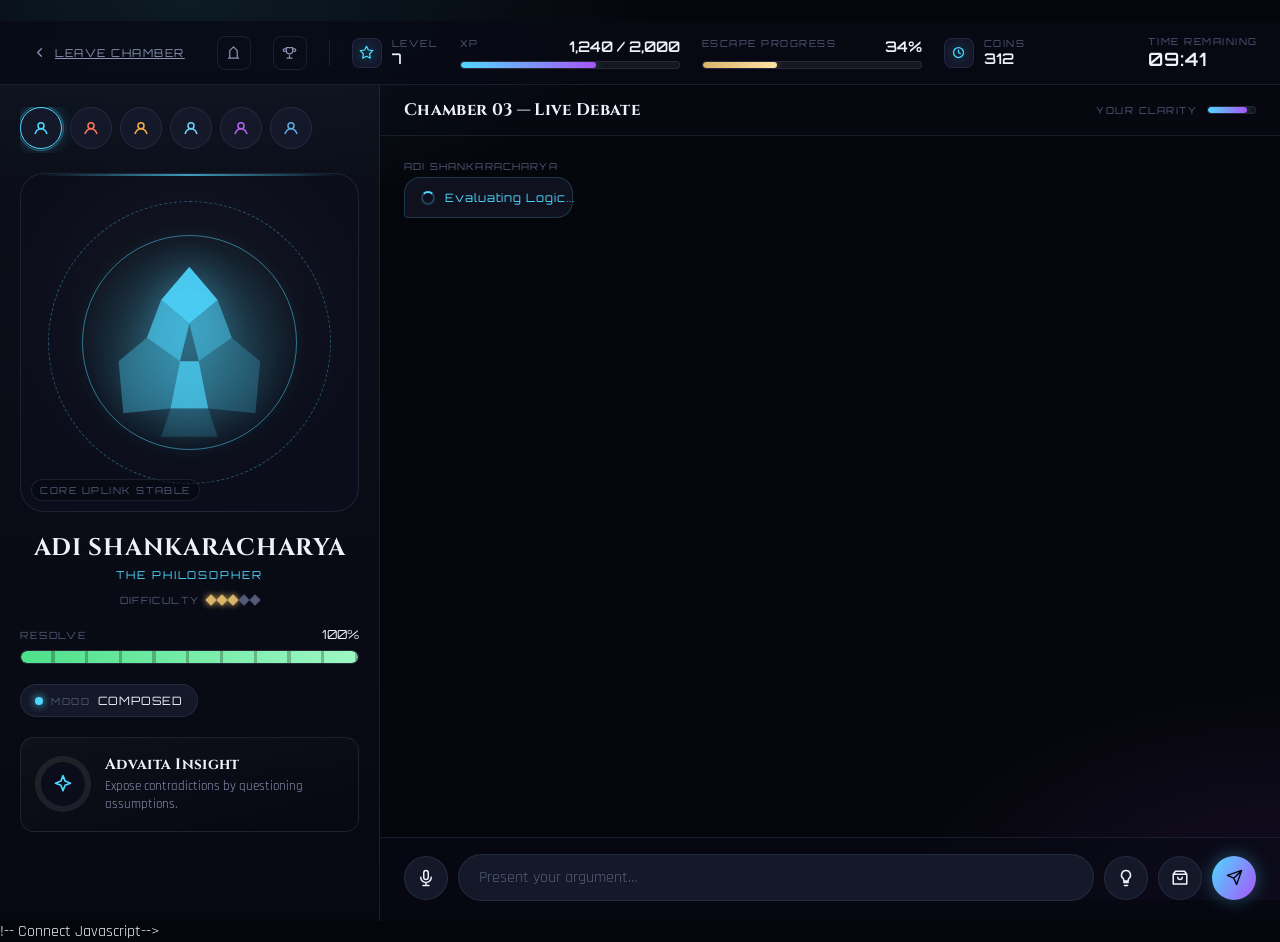
<file: frontend/html/debateroom.html>
]<!DOCTYPE html>
<html lang="en">
<head>
<meta charset="UTF-8">
<meta name="viewport" content="width=device-width, initial-scale=1.0">
<title>Debate Chamber — Arena of Minds</title>
<meta name="description" content="Face a legendary thinker in live debate. Your logic is the only weapon you brought.">

<link rel="preconnect" href="https://fonts.googleapis.com">
<link rel="preconnect" href="https://fonts.gstatic.com" crossorigin>
<link href="https://fonts.googleapis.com/css2?family=Cinzel:wght@500;600;700;900&family=Orbitron:wght@500;600;700&family=Rajdhani:wght@400;500;600;700&display=swap" rel="stylesheet">

 <!-- Connect CSS-->
<link rel="stylesheet" href="../css/debateroom.css">
</head>
<body>

<div id="bg" aria-hidden="true"></div>

<div class="shell">

  <!-- ============================= TOP HUD ============================= -->
  <header class="hud" aria-label="Player status">
    <a class="hud-back" href="../html/index.html">
      <svg viewBox="0 0 24 24" fill="none" stroke-width="2" stroke-linecap="round" stroke-linejoin="round"><path d="M15 18l-6-6 6-6"/></svg>
      Leave Chamber
    </a>
    <a class="hud-nav-link" href="../html/leaderboard.html" aria-label="Leaderboard" title="Leaderboard">
      <svg viewBox="0 0 24 24" fill="none" stroke-width="2" stroke-linecap="round" stroke-linejoin="round"><path d="M4 21h16M6 21V9l6-6 6 6v12"/></svg>
    </a>
    <a class="hud-nav-link" href="../html/achievements.html" aria-label="Achievements" title="Achievements">
      <svg viewBox="0 0 24 24" fill="none" stroke-width="2" stroke-linecap="round" stroke-linejoin="round"><path d="M8 21h8M12 17v4M7 4h10v5a5 5 0 0 1-10 0V4zM7 6H4a2 2 0 0 0 0 4h1M17 6h3a2 2 0 0 1 0 4h-1"/></svg>
    </a>
    <div class="hud-divider" aria-hidden="true"></div>

    <div class="hud-stat">
      <span class="hud-icon" aria-hidden="true"><svg viewBox="0 0 24 24" fill="none" stroke-width="2" stroke-linecap="round" stroke-linejoin="round"><path d="M12 2l3 6 7 1-5 5 1 7-6-3-6 3 1-7-5-5 7-1z"/></svg></span>
      <div><div class="hud-label">Level</div><div class="hud-value" id="stat-level">7</div></div>
    </div>

    <div class="hud-bar-group">
      <div class="hud-bar-top"><span class="hud-label">XP</span><span class="hud-value" id="xp-text">1,240 / 2,000</span></div>
      <div class="hud-bar-track"><div class="hud-bar-fill xp" id="xp-fill" style="width:62%"></div></div>
    </div>

    <div class="hud-bar-group">
      <div class="hud-bar-top"><span class="hud-label">Escape Progress</span><span class="hud-value" id="escape-text">34%</span></div>
      <div class="hud-bar-track"><div class="hud-bar-fill escape" id="escape-fill" style="width:34%"></div></div>
    </div>

    <div class="hud-stat">
      <span class="hud-icon" aria-hidden="true"><svg viewBox="0 0 24 24" fill="none" stroke-width="2" stroke-linecap="round" stroke-linejoin="round"><circle cx="12" cy="12" r="8"/><path d="M12 8v4l3 2"/></svg></span>
      <div><div class="hud-label">Coins</div><div class="hud-value" id="stat-coins">312</div></div>
    </div>

    <div class="hud-timer" id="hud-timer">
      <span class="hud-icon" aria-hidden="true"><svg viewBox="0 0 24 24" fill="none" stroke-width="2" stroke-linecap="round" stroke-linejoin="round"><circle cx="12" cy="13" r="8"/><path d="M12 9v4l3 2M9 2h6"/></svg></span>
      <div><div class="hud-label">Time Remaining</div><div class="hud-value" id="timer-text">09:42</div></div>
    </div>
  </header>

  <!-- ============================= MAIN SPLIT ============================= -->
  <div class="debate-main">

    <!-- ===================== LEFT: OPPONENT PANEL ===================== -->
    <aside class="opponent-panel" aria-label="Opponent status">

      <div class="opp-switcher" id="opp-switcher" role="tablist" aria-label="Choose opponent"></div>

      <div class="portrait-frame">
        <div class="ring r1" aria-hidden="true"></div>
        <div class="ring r2" aria-hidden="true"></div>
        <div class="glow" aria-hidden="true"></div>
        <div class="scan-line" aria-hidden="true"></div>
        <span class="spark" style="left:22%;animation-delay:0s;"></span>
        <span class="spark" style="left:52%;animation-delay:1s;"></span>
        <span class="spark" style="left:74%;animation-delay:2s;"></span>

        <!-- low-poly "3D style" bust placeholder -->
        <svg class="bust" viewBox="0 0 200 200" id="bust-svg" aria-hidden="true">
          <polygon points="100,20 130,55 100,80 70,55" fill="var(--accent)" opacity=".9"/>
          <polygon points="70,55 100,80 90,120 55,95" fill="var(--accent)" opacity=".65"/>
          <polygon points="130,55 100,80 110,120 145,95" fill="var(--accent)" opacity=".5"/>
          <polygon points="55,95 90,120 80,170 30,175 25,120" fill="var(--accent)" opacity=".35"/>
          <polygon points="145,95 110,120 120,170 170,175 175,120" fill="var(--accent)" opacity=".22"/>
          <polygon points="80,170 120,170 130,200 70,200" fill="var(--accent)" opacity=".18"/>
          <polygon points="90,120 110,120 120,170 80,170" fill="var(--accent)" opacity=".75"/>
        </svg>

        <span class="portrait-tag">CORE UPLINK STABLE</span>
      </div>

      <div class="opp-identity">
        <h1 id="opp-name">Socrates</h1>
        <p class="opp-role" id="opp-role">The Philosopher</p>
        <div class="difficulty-row">
          DIFFICULTY
          <span class="diff-stars" id="opp-diff" aria-label="Difficulty 3 out of 5"></span>
        </div>
      </div>

      <div class="stat-block" aria-label="Opponent resolve">
        <div class="stat-block-top"><span class="lab">Resolve</span><span class="val" id="hp-text">100%</span></div>
        <div class="hp-track"><div class="hp-ticks" aria-hidden="true"></div><div class="hp-fill" id="hp-fill" style="width:100%"></div></div>
      </div>

      <div class="mood-chip">
        <span class="dot" aria-hidden="true"></span>
        <span class="hud-label">Mood</span>
        <span class="mood-word" id="mood-word">Composed</span>
      </div>

      <div class="ability-card">
        <button class="ability-ring-btn" id="ability-btn" style="--cd:0" aria-label="Use special ability: Socratic Trap">
          <span class="ability-ring-inner">
            <svg viewBox="0 0 24 24" fill="none" stroke-width="2" stroke-linecap="round" stroke-linejoin="round"><path d="M12 2l2.5 6.5L21 11l-6.5 2.5L12 20l-2.5-6.5L3 11l6.5-2.5z"/></svg>
          </span>
          <span class="ability-cd-text" id="ability-cd-text">18s</span>
        </button>
        <div class="ability-text">
          <h3 id="ability-name">Socratic Trap</h3>
          <p id="ability-desc">Force a contradiction in their last claim for bonus damage to their resolve.</p>
        </div>
      </div>
    </aside>

    <!-- ===================== RIGHT: CHAT PANEL ===================== -->
    <section class="chat-panel" aria-label="Debate transcript">
      <div class="chat-header">
        <h2>Chamber 03 — Live Debate</h2>
        <div class="clarity-group" aria-label="Your clarity">
          <span class="hud-label">Your Clarity</span>
          <div class="clarity-track"><div class="clarity-fill" id="clarity-fill"></div></div>
        </div>
      </div>

      <div class="chat-scroll" id="chat-scroll" role="log" aria-live="polite" aria-label="Debate messages"></div>

      <div class="input-dock">
        <div class="hint-pop" id="hint-pop">
          <p class="hint-eyebrow">Debate Tip</p>
          <p id="hint-text">Question his premise before he questions yours — Socrates wins by making you define your terms.</p>
        </div>
        <div class="inv-pop" id="inv-pop">
          <p class="inv-title">Inventory</p>
          <div class="inv-grid">
            <div class="inv-item" title="Logic Shield — blocks one rebuttal"><svg viewBox="0 0 24 24" fill="none" stroke-width="2" stroke-linecap="round" stroke-linejoin="round"><path d="M12 2l8 4v6c0 5-3.5 8.5-8 10-4.5-1.5-8-5-8-10V6z"/></svg><span class="count">2</span></div>
            <div class="inv-item" title="Rhetorical Dagger — sharpens your next reply"><svg viewBox="0 0 24 24" fill="none" stroke-width="2" stroke-linecap="round" stroke-linejoin="round"><path d="M14 3l7 7-9 9-7-7z M5 19l3-1 1-3"/></svg><span class="count">1</span></div>
            <div class="inv-item" title="Time Dilation — adds 60s to the clock"><svg viewBox="0 0 24 24" fill="none" stroke-width="2" stroke-linecap="round" stroke-linejoin="round"><circle cx="12" cy="12" r="9"/><path d="M12 7v5l4 2"/></svg><span class="count">1</span></div>
          </div>
        </div>

        <div class="input-row">
          <button class="icon-btn" id="mic-btn" aria-label="Speak your argument" aria-pressed="false">
            <svg viewBox="0 0 24 24" fill="none" stroke-width="2" stroke-linecap="round" stroke-linejoin="round"><path d="M12 2a3 3 0 0 0-3 3v6a3 3 0 0 0 6 0V5a3 3 0 0 0-3-3z"/><path d="M19 11a7 7 0 0 1-14 0M12 18v4M8 22h8"/></svg>
          </button>

          <div class="text-input-wrap">
            <label for="chat-input" class="sr-only">Type your argument</label>
            <input type="text" id="chat-input" placeholder="Present your argument…" autocomplete="off">
          </div>

          <button class="icon-btn" id="hint-btn" aria-label="Show debate hint" aria-expanded="false">
            <svg viewBox="0 0 24 24" fill="none" stroke-width="2" stroke-linecap="round" stroke-linejoin="round"><path d="M9 18h6M10 22h4M12 2a6 6 0 0 0-4 10.5c.6.5 1 1.3 1 2.2V16h6v-1.3c0-.9.4-1.7 1-2.2A6 6 0 0 0 12 2z"/></svg>
          </button>

          <button class="icon-btn" id="inv-btn" aria-label="Open inventory" aria-expanded="false">
            <svg viewBox="0 0 24 24" fill="none" stroke-width="2" stroke-linecap="round" stroke-linejoin="round"><path d="M3 7h18v13H3zM3 7l3-4h12l3 4M9 11a3 3 0 0 0 6 0"/></svg>
          </button>

          <button class="send-btn" id="send-btn" aria-label="Send argument">
            <svg viewBox="0 0 24 24" fill="none" stroke-width="2" stroke-linecap="round" stroke-linejoin="round"><path d="M22 2L11 13M22 2l-7 20-4-9-9-4z"/></svg>
          </button>
        </div>
      </div>
    </section>
  </div>
</div>

<!-- ============================= SCORING OVERLAY ============================= -->
<div class="scoring-overlay" id="scoring-overlay" role="dialog" aria-live="polite" aria-label="Argument analysis">
  <div class="scoring-card" id="scoring-card">
    <div class="scoring-head">
      <span class="eyebrow2">Analyzing Argument</span>
      <span class="typing-dots" aria-hidden="true"><span></span><span></span><span></span></span>
    </div>

    <div class="score-rows" id="score-rows">
      <div class="score-row" data-metric="Logic">
        <div class="score-row-top"><span>Logic</span><span class="score-val" data-val>0</span></div>
        <div class="score-track"><div class="score-fill" data-fill></div></div>
      </div>
      <div class="score-row" data-metric="Evidence">
        <div class="score-row-top"><span>Evidence</span><span class="score-val" data-val>0</span></div>
        <div class="score-track"><div class="score-fill" data-fill></div></div>
      </div>
      <div class="score-row" data-metric="Creativity">
        <div class="score-row-top"><span>Creativity</span><span class="score-val" data-val>0</span></div>
        <div class="score-track"><div class="score-fill" data-fill></div></div>
      </div>
      <div class="score-row" data-metric="Persuasion">
        <div class="score-row-top"><span>Persuasion</span><span class="score-val" data-val>0</span></div>
        <div class="score-track"><div class="score-fill" data-fill></div></div>
      </div>
      <div class="score-row" data-metric="Confidence">
        <div class="score-row-top"><span>Confidence</span><span class="score-val" data-val>0</span></div>
        <div class="score-track"><div class="score-fill" data-fill></div></div>
      </div>
    </div>

    <div class="overall-wrap">
      <div class="overall-ring" id="overall-ring">
        <div class="overall-num-wrap"><span class="overall-num" id="overall-num">0</span><span class="overall-max">/100</span></div>
      </div>
      <p class="overall-tag" id="overall-tag">Argument Lands</p>
    </div>
  </div>
</div>

<!-- ============================= FULL-SCREEN VICTORY ============================= -->
<div class="victory-overlay" id="victory-overlay" role="dialog" aria-modal="true" aria-labelledby="victory-heading">
  <div class="victory-glow" aria-hidden="true"></div>
  <div class="victory-portal" aria-hidden="true"><span class="vring"></span><span class="vring v2"></span></div>
  <div class="confetti-field" id="confetti-field" aria-hidden="true"></div>

  <div class="victory-content">
    <p class="eyebrow2">Room Cleared</p>
    <h2 class="victory-title" id="victory-heading">ROOM CLEARED</h2>

    <div class="achievement-card">
      <span class="achievement-icon" aria-hidden="true">
        <svg viewBox="0 0 24 24" fill="none" stroke-width="2" stroke-linecap="round" stroke-linejoin="round"><path d="M8 21h8M12 17v4M7 4h10v5a5 5 0 0 1-10 0V4zM7 6H4a2 2 0 0 0 0 4h1M17 6h3a2 2 0 0 1 0 4h-1"/></svg>
      </span>
      <span class="achievement-text">
        <span class="ach-label">Achievement Unlocked</span>
        <span class="ach-name" id="achievement-name">The Philosopher</span>
      </span>
    </div>

    <div class="victory-rewards">
      <div class="reward-stat"><div class="rv" id="victory-xp">+0</div><div class="rl">XP Gained</div></div>
      <div class="reward-stat"><div class="rv" id="victory-coins">+0</div><div class="rl">Coins Earned</div></div>
    </div>

    <p class="next-opponent-line">Next Opponent Unlocked — <span id="victory-next-name">Sun Tzu</span></p>

    <button class="btn btn-gold" id="victory-continue">Continue</button>
  </div>
</div>

<!-- ============================= FULL-SCREEN DEFEAT ============================= -->
<div class="defeat-overlay" id="defeat-overlay" role="dialog" aria-modal="true" aria-labelledby="defeat-heading">
  <div class="defeat-vignette" aria-hidden="true"></div>
  <svg class="crack-svg" viewBox="0 0 800 600" preserveAspectRatio="none" aria-hidden="true">
    <path class="crack-path c1" d="M400 0 L370 140 L430 210 L360 300 L410 380 L340 500 L380 600"/>
    <path class="crack-path c2" d="M400 0 L470 120 L420 190 L500 260 L440 350"/>
    <path class="crack-path c3" d="M0 300 L150 280 L200 320 L340 300"/>
    <path class="crack-path c4" d="M800 320 L650 300 L600 340 L460 320"/>
  </svg>

  <div class="defeat-content">
    <p class="defeat-laugh" id="defeat-laugh">"...predictable, as always."</p>
    <h2 class="defeat-title" id="defeat-heading">You Have Been Defeated</h2>

    <div class="lives-row">
      <span class="hud-label">Lives Remaining</span>
      <span class="lives-hearts" id="lives-hearts" aria-label="2 lives remaining"></span>
    </div>

    <div class="defeat-actions">
      <button class="btn btn-primary" id="defeat-retry">Retry</button>
      <button class="btn btn-ghost" id="defeat-hint">Hint</button>
      <button class="btn btn-ghost" id="defeat-exit">Exit</button>
    </div>
  </div>
</div>

!-- Connect Javascript-->
<script src="../js/debateroom.js"></script>

</body>
</html>
</file>
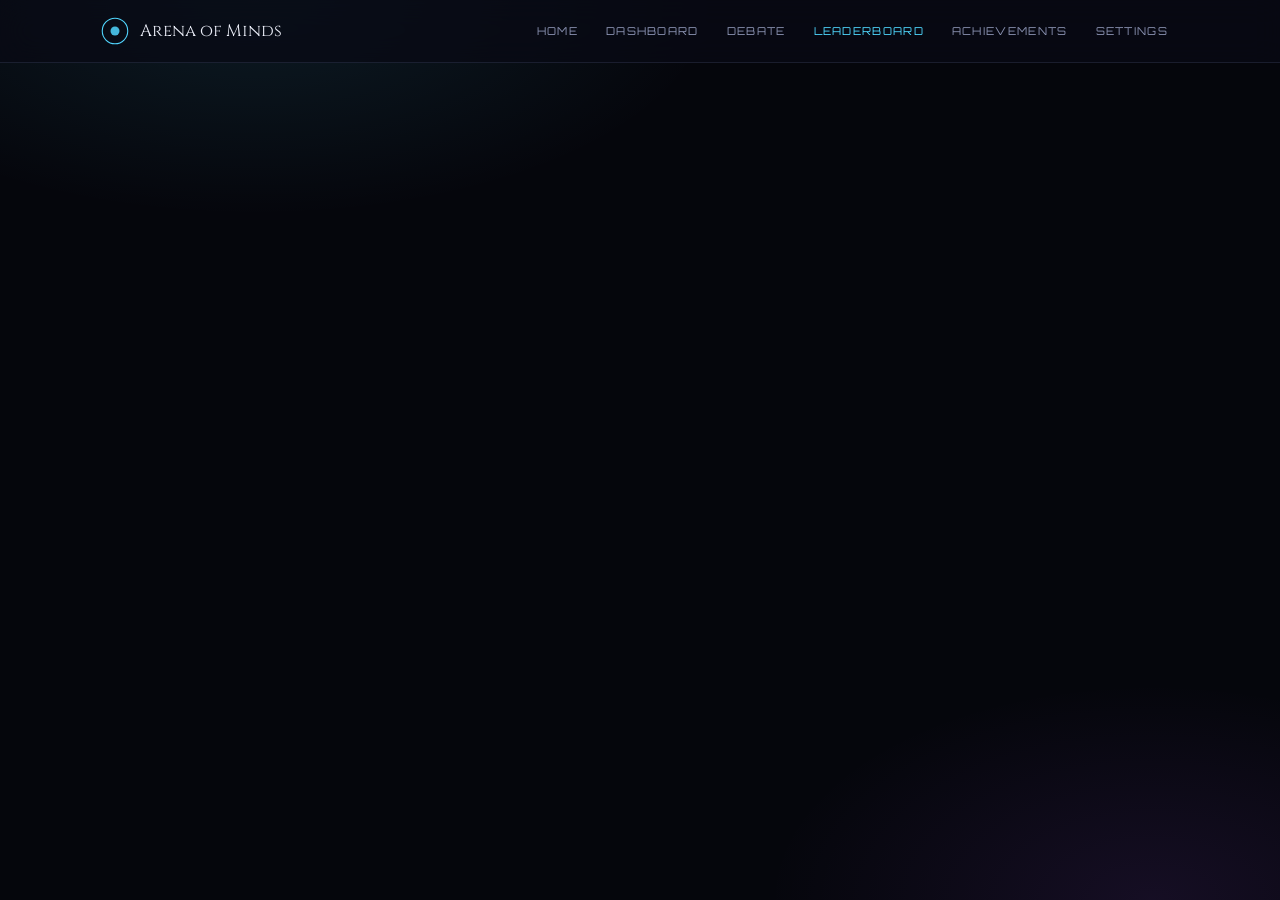
<file: frontend/html/leaderboard.html>
<!DOCTYPE html>
<html lang="en">
<head>
<meta charset="UTF-8">
<meta name="viewport" content="width=device-width, initial-scale=1.0">
<title>Leaderboard — Arena of Minds</title>

<link rel="preconnect" href="https://fonts.googleapis.com">
<link rel="preconnect" href="https://fonts.gstatic.com" crossorigin>
<link href="https://fonts.googleapis.com/css2?family=Cinzel:wght@500;600;700;900&family=Orbitron:wght@500;600;700&family=Rajdhani:wght@400;500;600;700&display=swap" rel="stylesheet">

 <!-- Connect CSS-->
<link rel="stylesheet" href="../css/leaderboard.css">
</head>
<body>
<div id="bg" aria-hidden="true"></div>

<header class="top-nav">
  <div class="container nav-row">
    <a class="brand" href="../html/index.html">
      <svg viewBox="0 0 40 40" fill="none"><circle cx="20" cy="20" r="17" stroke="url(#g1)" stroke-width="1.4"/><circle cx="20" cy="20" r="6" fill="url(#g1)" opacity=".85"/><defs><linearGradient id="g1" x1="0" y1="0" x2="40" y2="40"><stop offset="0" stop-color="#4fd8ff"/><stop offset="1" stop-color="#a855f7"/></linearGradient></defs></svg>
      Arena of Minds
    </a>
    <nav class="nav-links" aria-label="Primary">
      <a href="../html/index.html">Home</a>
      <a href="dashboard.html">Dashboard</a>
      <a href="../html/debateroom.html">Debate</a>
      <a href="../html/leaderboard.html" class="active">Leaderboard</a>
      <a href="../html/achievements.html">Achievements</a>
      <a href="../html/settings.html">Settings</a>
    </nav>
  </div>
</header>

<main>
  <div class="container">
    <div class="page-head reveal">
      <p class="eyebrow">Global Rankings</p>
      <h1>The Arena Leaderboard</h1>
      <p>The sharpest minds to ever escape the chambers — ranked by speed, precision and sheer nerve.</p>
    </div>

    <div class="podium reveal" id="podium"></div>

    <div class="lb-table reveal" id="lb-table">
      <div class="lb-row head">
        <span>Rank</span><span></span><span>Player</span><span class="col-time">Escape Time</span><span class="col-wins">Debates Won</span><span class="col-difficulty">Difficulty</span>
      </div>
      <div id="lb-rows"></div>
    </div>
  </div>
</main>

<footer>© 2026 Arena of Minds. Rankings reset with each Arena cycle.</footer>

<!-- Connect Javascript-->
<script src="C:\Users\Aid Noida\Downloads\AI Debate Areana\frontend\js\leaderboard.js"></script>
</body>
</html>
</file>
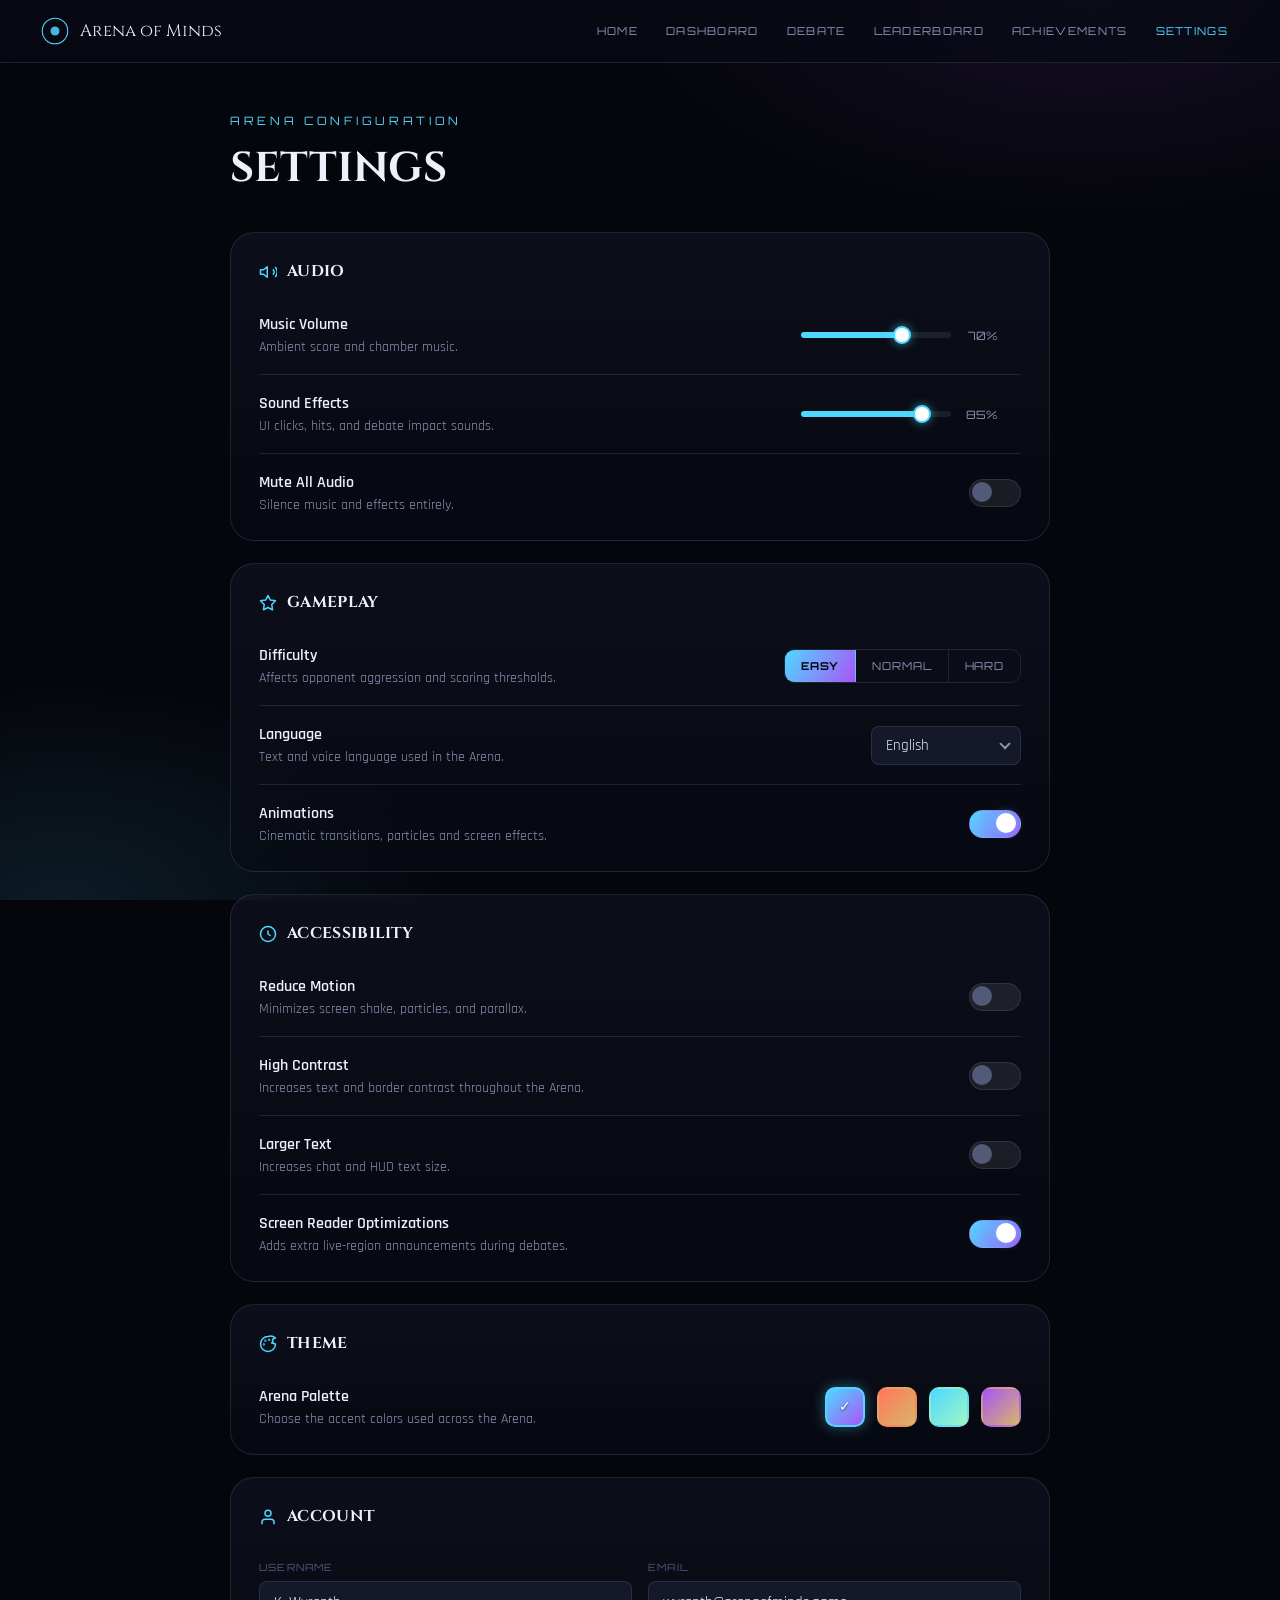
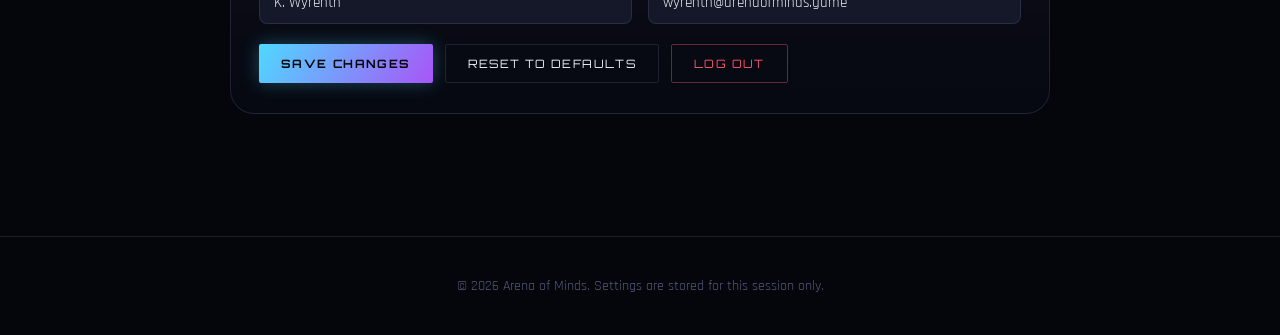
<file: frontend/html/settings.html>
<!DOCTYPE html>
<html lang="en">
<head>
<meta charset="UTF-8">
<meta name="viewport" content="width=device-width, initial-scale=1.0">
<title>Settings — Arena of Minds</title>

<link rel="preconnect" href="https://fonts.googleapis.com">
<link rel="preconnect" href="https://fonts.gstatic.com" crossorigin>
<link href="https://fonts.googleapis.com/css2?family=Cinzel:wght@500;600;700;900&family=Orbitron:wght@500;600;700&family=Rajdhani:wght@400;500;600;700&display=swap" rel="stylesheet">

<!-- Connect CSS-->
<link rel="stylesheet" href="../css/settings.css">

</head>
<body>
<div id="bg" aria-hidden="true"></div>

<header class="top-nav">
  <div class="nav-row">
    <a class="brand" href="../html/index.html">
      <svg viewBox="0 0 40 40" fill="none"><circle cx="20" cy="20" r="17" stroke="url(#g1)" stroke-width="1.4"/><circle cx="20" cy="20" r="6" fill="url(#g1)" opacity=".85"/><defs><linearGradient id="g1" x1="0" y1="0" x2="40" y2="40"><stop offset="0" stop-color="#4fd8ff"/><stop offset="1" stop-color="#a855f7"/></linearGradient></defs></svg>
      Arena of Minds
    </a>
    <nav class="nav-links" aria-label="Primary">
      <a href="../html/index.html">Home</a>
      <a href="../html/dashboard.html">Dashboard</a>
      <a href="../html/debateroom.html">Debate</a>
      <a href="../html/leaderboard.html">Leaderboard</a>
      <a href="../html/achievements.html">Achievements</a>
      <a href="../html/settings.html" class="active">Settings</a>
    </nav>
  </div>
</header>

<main>
  <div class="container">
    <div class="page-head reveal">
      <p class="eyebrow">Arena Configuration</p>
      <h1>Settings</h1>
    </div>

    <!-- AUDIO -->
    <section class="settings-panel reveal">
      <h2><svg viewBox="0 0 24 24" fill="none" stroke-width="2" stroke-linecap="round" stroke-linejoin="round"><path d="M11 5L6 9H2v6h4l5 4V5z"/><path d="M19 9a5 5 0 0 1 0 6M22 6a9 9 0 0 1 0 12"/></svg>Audio</h2>

      <div class="setting-row">
        <div class="setting-label"><span class="sl-name">Music Volume</span><span class="sl-desc">Ambient score and chamber music.</span></div>
        <div class="setting-control">
          <div class="slider-wrap">
            <input type="range" id="music-vol" min="0" max="100" value="70" aria-label="Music volume">
            <span class="slider-val" id="music-vol-val">70%</span>
          </div>
        </div>
      </div>

      <div class="setting-row">
        <div class="setting-label"><span class="sl-name">Sound Effects</span><span class="sl-desc">UI clicks, hits, and debate impact sounds.</span></div>
        <div class="setting-control">
          <div class="slider-wrap">
            <input type="range" id="sfx-vol" min="0" max="100" value="85" aria-label="Sound effects volume">
            <span class="slider-val" id="sfx-vol-val">85%</span>
          </div>
        </div>
      </div>

      <div class="setting-row">
        <div class="setting-label"><span class="sl-name">Mute All Audio</span><span class="sl-desc">Silence music and effects entirely.</span></div>
        <div class="setting-control">
          <label class="switch"><input type="checkbox" id="mute-all"><span class="track"></span><span class="thumb"></span></label>
        </div>
      </div>
    </section>

    <!-- GAMEPLAY -->
    <section class="settings-panel reveal">
      <h2><svg viewBox="0 0 24 24" fill="none" stroke-width="2" stroke-linecap="round" stroke-linejoin="round"><path d="M12 2l3 6 7 1-5 5 1 7-6-3-6 3 1-7-5-5 7-1z"/></svg>Gameplay</h2>

      <div class="setting-row">
        <div class="setting-label"><span class="sl-name">Difficulty</span><span class="sl-desc">Affects opponent aggression and scoring thresholds.</span></div>
        <div class="setting-control">
          <div class="segmented" id="difficulty-seg" role="tablist" aria-label="Difficulty">
            <button class="active" data-val="Easy">Easy</button>
            <button data-val="Normal">Normal</button>
            <button data-val="Hard">Hard</button>
          </div>
        </div>
      </div>

      <div class="setting-row">
        <div class="setting-label"><span class="sl-name">Language</span><span class="sl-desc">Text and voice language used in the Arena.</span></div>
        <div class="setting-control">
          <div class="select-wrap">
            <select id="language-select" aria-label="Language">
              <option>English</option>
              <option>Español</option>
              <option>Français</option>
              <option>Deutsch</option>
              <option>日本語</option>
              <option>Português</option>
            </select>
          </div>
        </div>
      </div>

      <div class="setting-row">
        <div class="setting-label"><span class="sl-name">Animations</span><span class="sl-desc">Cinematic transitions, particles and screen effects.</span></div>
        <div class="setting-control">
          <label class="switch"><input type="checkbox" id="animations-toggle" checked><span class="track"></span><span class="thumb"></span></label>
        </div>
      </div>
    </section>

    <!-- ACCESSIBILITY -->
    <section class="settings-panel reveal">
      <h2><svg viewBox="0 0 24 24" fill="none" stroke-width="2" stroke-linecap="round" stroke-linejoin="round"><circle cx="12" cy="12" r="10"/><path d="M12 8v4l3 2"/></svg>Accessibility</h2>

      <div class="setting-row">
        <div class="setting-label"><span class="sl-name">Reduce Motion</span><span class="sl-desc">Minimizes screen shake, particles, and parallax.</span></div>
        <div class="setting-control">
          <label class="switch"><input type="checkbox" id="reduce-motion"><span class="track"></span><span class="thumb"></span></label>
        </div>
      </div>

      <div class="setting-row">
        <div class="setting-label"><span class="sl-name">High Contrast</span><span class="sl-desc">Increases text and border contrast throughout the Arena.</span></div>
        <div class="setting-control">
          <label class="switch"><input type="checkbox" id="high-contrast"><span class="track"></span><span class="thumb"></span></label>
        </div>
      </div>

      <div class="setting-row">
        <div class="setting-label"><span class="sl-name">Larger Text</span><span class="sl-desc">Increases chat and HUD text size.</span></div>
        <div class="setting-control">
          <label class="switch"><input type="checkbox" id="larger-text"><span class="track"></span><span class="thumb"></span></label>
        </div>
      </div>

      <div class="setting-row">
        <div class="setting-label"><span class="sl-name">Screen Reader Optimizations</span><span class="sl-desc">Adds extra live-region announcements during debates.</span></div>
        <div class="setting-control">
          <label class="switch"><input type="checkbox" id="sr-opt" checked><span class="track"></span><span class="thumb"></span></label>
        </div>
      </div>
    </section>

    <!-- APPEARANCE -->
    <section class="settings-panel reveal">
      <h2><svg viewBox="0 0 24 24" fill="none" stroke-width="2" stroke-linecap="round" stroke-linejoin="round"><circle cx="13.5" cy="6.5" r=".5"/><circle cx="17.5" cy="10.5" r=".5"/><circle cx="8.5" cy="7.5" r=".5"/><circle cx="6.5" cy="12.5" r=".5"/><path d="M12 2a10 10 0 1 0 10 10 4 4 0 0 1-4-4 4 4 0 0 1 4-4A10 10 0 0 0 12 2z"/></svg>Theme</h2>

      <div class="setting-row">
        <div class="setting-label"><span class="sl-name">Arena Palette</span><span class="sl-desc">Choose the accent colors used across the Arena.</span></div>
        <div class="setting-control">
          <div class="theme-row" id="theme-row">
            <div class="theme-swatch active" data-theme="void" style="background:linear-gradient(135deg,#4fd8ff,#a855f7);" title="Void (default)"></div>
            <div class="theme-swatch" data-theme="ember" style="background:linear-gradient(135deg,#ff785a,#d9b46a);" title="Ember"></div>
            <div class="theme-swatch" data-theme="frost" style="background:linear-gradient(135deg,#4fd8ff,#9ef7c4);" title="Frost"></div>
            <div class="theme-swatch" data-theme="royal" style="background:linear-gradient(135deg,#a855f7,#d9b46a);" title="Royal"></div>
          </div>
        </div>
      </div>
    </section>

    <!-- ACCOUNT -->
    <section class="settings-panel reveal">
      <h2><svg viewBox="0 0 24 24" fill="none" stroke-width="2" stroke-linecap="round" stroke-linejoin="round"><path d="M20 21v-2a4 4 0 0 0-4-4H8a4 4 0 0 0-4 4v2"/><circle cx="12" cy="7" r="4"/></svg>Account</h2>

      <div class="account-grid">
        <div class="field"><label for="acc-username">Username</label><input type="text" id="acc-username" value="K. Wyrenth"></div>
        <div class="field"><label for="acc-email">Email</label><input type="email" id="acc-email" value="wyrenth@arenaofminds.game"></div>
      </div>

      <div class="account-actions">
        <button class="btn btn-primary" id="save-account">Save Changes</button>
        <button class="btn btn-ghost" id="reset-defaults">Reset to Defaults</button>
        <button class="btn btn-danger" id="log-out">Log Out</button>
      </div>
    </section>

  </div>
</main>

<footer>© 2026 Arena of Minds. Settings are stored for this session only.</footer>

<div class="save-toast" id="save-toast" role="status" aria-live="polite">
  <svg viewBox="0 0 24 24" fill="none" stroke-linecap="round" stroke-linejoin="round"><polyline points="20 6 9 17 4 12"/></svg>
  <span id="toast-text">Settings saved</span>
</div>

<!-- Connect Javascript-->
<script src="../js/settings.js"></script>
</body>
</html>
</file>
<file: frontend/css/index.css>
/* =========================================================================
   ARENA OF MINDS — DESIGN TOKENS
   Palette:
     --void        #05060c   deepest background, between the stars
     --stone-deep  #0c0f1c   arena stone / panel background
     --stone       #161a2c   raised panel surface
     --blue-neon   #4fd8ff   the "logic" glow — cool, clinical, electric
     --violet-neon #a855f7   the "mind" glow — the thinkers, the unknown
     --gold-relic  #d9b46a   ancient carvings, worn stone, relic light
     --ink-hi      #eef1fb   primary text
     --ink-lo      #8b93b3   secondary text
   Type:
     Display  — Cinzel        (chiseled stone / ancient inscription)
     UI/Label — Orbitron      (arena HUD, terminal, futuristic overlay)
     Body     — Rajdhani      (angular, readable, sci-fi adjacent)
   Signature element: "The Gate" — a layered concentric portal in the hero
   built from rotating conic + radial gradients, ringed with carved runes,
   that visually reappears (smaller, quieter) as a motif across sections.
   ========================================================================= */
:root{
  --void:#05060c;
  --stone-deep:#0b0e1a;
  --stone:#141828;
  --stone-hi:#1c2136;
  --blue-neon:#4fd8ff;
  --blue-dim:#2a6f8a;
  --violet-neon:#a855f7;
  --violet-dim:#5b3080;
  --gold-relic:#d9b46a;
  --ink-hi:#eef1fb;
  --ink-lo:#8b93b3;
  --ink-faint:#525a78;
  --line:rgba(143,159,214,0.14);
  --radius-s:6px;
  --radius-m:14px;
  --radius-l:26px;
  --ease:cubic-bezier(.16,.8,.28,1);
  --font-display:'Cinzel',serif;
  --font-ui:'Orbitron',sans-serif;
  --font-body:'Rajdhani',sans-serif;
}

*,*::before,*::after{box-sizing:border-box;margin:0;padding:0;}
html{scroll-behavior:smooth;overflow-x:hidden;}
body{
  background:var(--void);
  color:var(--ink-hi);
  font-family:var(--font-body);
  font-size:18px;
  line-height:1.6;
  -webkit-font-smoothing:antialiased;
  cursor:default;
}
img,svg{display:block;max-width:100%;}
a{color:inherit;text-decoration:none;}
ul{list-style:none;}
button{font-family:inherit;cursor:pointer;border:none;background:none;color:inherit;}
h1,h2,h3,h4{font-family:var(--font-display);font-weight:700;letter-spacing:.02em;line-height:1.15;}
::selection{background:var(--violet-neon);color:var(--void);}

/* Respect reduced motion everywhere */
@media (prefers-reduced-motion: reduce){
  *,*::before,*::after{animation-duration:.001ms !important;animation-iteration-count:1 !important;transition-duration:.001ms !important;scroll-behavior:auto !important;}
}

/* Focus visibility for keyboard nav */
a:focus-visible,button:focus-visible,[tabindex]:focus-visible{
  outline:2px solid var(--blue-neon);
  outline-offset:3px;
  border-radius:4px;
}

.container{width:min(1240px,100% - 48px);margin-inline:auto;}
.eyebrow{
  font-family:var(--font-ui);
  font-size:.72rem;
  letter-spacing:.32em;
  text-transform:uppercase;
  color:var(--blue-neon);
  display:inline-flex;
  align-items:center;
  gap:12px;
}
.eyebrow::before,.eyebrow::after{content:'';width:26px;height:1px;background:linear-gradient(90deg,transparent,var(--blue-neon));}
.eyebrow::after{background:linear-gradient(90deg,var(--blue-neon),transparent);}

.section-head{text-align:center;margin-bottom:64px;}
.section-head h2{font-size:clamp(2rem,4.5vw,3.2rem);margin-top:18px;color:var(--ink-hi);text-transform:uppercase;}
.section-head p{color:var(--ink-lo);max-width:560px;margin:16px auto 0;font-size:1.15rem;}

.glow-text{
  background:linear-gradient(90deg,var(--blue-neon),var(--violet-neon));
  -webkit-background-clip:text;
  background-clip:text;
  color:transparent;
}

/* ===================== AMBIENT BACKGROUND LAYERS ===================== */
#bg-fixed{
  position:fixed;inset:0;z-index:0;pointer-events:none;overflow:hidden;
  background:
    radial-gradient(ellipse 60% 40% at 50% -10%, rgba(168,85,247,.16), transparent 60%),
    radial-gradient(ellipse 50% 30% at 80% 10%, rgba(79,216,255,.10), transparent 60%),
    var(--void);
}
#stars{position:absolute;inset:0;}
.star{position:absolute;background:#fff;border-radius:50%;opacity:.7;animation:twinkle linear infinite;}
@keyframes twinkle{0%,100%{opacity:.15;}50%{opacity:.9;}}

#cursor-glow{
  position:fixed;top:0;left:0;width:520px;height:520px;border-radius:50%;
  background:radial-gradient(circle,rgba(79,216,255,.09),transparent 70%);
  pointer-events:none;z-index:1;transform:translate(-50%,-50%);
  transition:opacity .3s ease;
  will-change:transform;
}

/* Scroll progress bar */
#scroll-progress{
  position:fixed;top:0;left:0;height:3px;width:0%;
  background:linear-gradient(90deg,var(--blue-neon),var(--violet-neon));
  z-index:999;box-shadow:0 0 12px var(--blue-neon);
  transition:width .08s linear;
}

/* ===================== CINEMATIC BOOT INTRO =====================
   Pure-CSS timeline: every line is an absolutely-positioned element
   that fades in / holds / fades out on its own animation-delay, so
   the whole sequence plays without any JS timers. JS only removes
   the scroll-lock once the exit animation finishes. Timeline (s):
     0.3  SYSTEM ONLINE...
     2.2  ARENA INITIALIZING...
     4.1  Searching for worthy challenger...
     6.3  Player Found
     7.8  Loading Consciousness...  (progress bar)
    10.2  WELCOME TO THE ARENA OF MINDS (holds)
    12.0  whole screen fades to reveal the site
   =================================================================*/
#loader{
  position:fixed;inset:0;z-index:1000;background:#000;
  display:flex;align-items:center;justify-content:center;overflow:hidden;
  animation:loader-exit 1.2s ease forwards;
  animation-delay:12s;
}
html.intro-lock,html.intro-lock body{overflow:hidden;height:100%;}

@keyframes loader-exit{
  0%{opacity:1;visibility:visible;}
  99%{visibility:visible;}
  100%{opacity:0;visibility:hidden;pointer-events:none;}
}

/* faint vignette + scanline sweep for atmosphere */
#loader::before{
  content:'';position:absolute;inset:0;
  background:radial-gradient(ellipse 70% 60% at 50% 50%, rgba(79,216,255,.06), transparent 70%);
}
.loader-scanline{
  position:absolute;left:0;right:0;height:2px;top:0;
  background:linear-gradient(90deg,transparent,rgba(79,216,255,.7),transparent);
  animation:scan-sweep 3.4s linear infinite;
  opacity:.55;
}
@keyframes scan-sweep{0%{transform:translateY(-10vh);}100%{transform:translateY(110vh);}}

.boot-sequence{position:relative;width:100%;height:100%;}

.boot-line{
  position:absolute;left:50%;top:50%;
  transform:translate(-50%,-50%);
  margin:0;opacity:0;white-space:nowrap;
  font-family:var(--font-ui);letter-spacing:.22em;text-transform:uppercase;
  font-size:clamp(.8rem,2.4vw,1.05rem);
  color:var(--blue-neon);
  text-shadow:0 0 16px rgba(79,216,255,.65);
  animation:boot-cycle 1.7s ease forwards;
  animation-fill-mode:both;
}
@keyframes boot-cycle{
  0%{opacity:0;transform:translate(-50%,-46%);filter:blur(3px);}
  12%{opacity:1;transform:translate(-50%,-50%);filter:blur(0);}
  82%{opacity:1;transform:translate(-50%,-50%);filter:blur(0);}
  100%{opacity:0;transform:translate(-50%,-54%);filter:blur(3px);}
}
/* first line gets a subtle terminal flicker layered on top */
@keyframes boot-cycle-glitch{
  0%{opacity:0;filter:blur(3px);}
  12%{opacity:1;filter:blur(0);}
  14%{opacity:.4;}
  16%{opacity:1;}
  38%{opacity:1;}
  40%{opacity:.5;}
  42%{opacity:1;}
  82%{opacity:1;}
  100%{opacity:0;filter:blur(3px);}
}

.boot-line.line-1{ animation-name:boot-cycle-glitch; animation-delay:.3s; animation-duration:1.7s; }
.boot-line.line-2{ animation-delay:2.2s; animation-duration:1.7s; }
.boot-line.line-3{ animation-delay:4.1s; animation-duration:2.0s; }
.boot-line.line-4{
  animation-delay:6.3s; animation-duration:1.3s;
  font-family:var(--font-display);letter-spacing:.08em;font-size:clamp(1.1rem,3vw,1.6rem);
  color:var(--ink-hi);text-shadow:0 0 22px rgba(168,85,247,.7);
}
.boot-line.line-5{ animation-delay:7.8s; animation-duration:2.2s; }

.load-bar{
  display:inline-block;width:130px;height:3px;margin-left:16px;vertical-align:middle;
  background:rgba(255,255,255,.08);border-radius:2px;overflow:hidden;position:relative;top:-2px;
}
.load-bar-fill{
  display:block;height:100%;width:0%;
  background:linear-gradient(90deg,var(--blue-neon),var(--violet-neon));
  animation:bar-fill 1.6s ease forwards;animation-delay:8.1s;
}
@keyframes bar-fill{0%{width:0%;}100%{width:100%;}}

.boot-line.line-6{
  animation-name:boot-final;animation-delay:10.2s;animation-duration:1.6s;animation-fill-mode:both;
  font-family:var(--font-display);text-transform:uppercase;
  font-size:clamp(1.3rem,4.4vw,2.4rem);white-space:normal;text-align:center;
  max-width:80vw;letter-spacing:.06em;color:var(--ink-hi);text-shadow:none;
}
.boot-line.line-6 .glow-text{filter:drop-shadow(0 0 18px rgba(168,85,247,.55));}
@keyframes boot-final{
  0%{opacity:0;transform:translate(-50%,-50%) scale(.92);filter:blur(4px);}
  35%{opacity:1;transform:translate(-50%,-50%) scale(1);filter:blur(0);}
  100%{opacity:1;transform:translate(-50%,-50%) scale(1);filter:blur(0);}
}

@media (prefers-reduced-motion: reduce){
  .loader-scanline{display:none;}
  .boot-line{animation:none !important;opacity:0;}
  .boot-line.line-6{opacity:1;transform:translate(-50%,-50%);}
  .load-bar-fill{animation:none;width:100%;}
  #loader{animation:loader-exit .6s ease forwards;animation-delay:1s;}
}

/* ===================== SKIP LINK ===================== */
.skip-link{
  position:absolute;left:-999px;top:0;background:var(--stone);color:var(--ink-hi);
  padding:12px 20px;z-index:1001;border-radius:0 0 8px 0;
}
.skip-link:focus{left:0;}

/* ===================== NAVBAR ===================== */
header{
  position:fixed;top:0;left:0;right:0;z-index:100;
  padding:18px 0;
  transition:background .4s var(--ease), padding .4s var(--ease), border-color .4s var(--ease);
  border-bottom:1px solid transparent;
}
header.scrolled{
  background:rgba(5,6,12,.82);
  backdrop-filter:blur(16px) saturate(140%);
  -webkit-backdrop-filter:blur(16px) saturate(140%);
  padding:12px 0;
  border-bottom:1px solid var(--line);
}
.nav-inner{display:flex;align-items:center;justify-content:space-between;gap:24px;}
.brand{display:flex;align-items:center;gap:12px;font-family:var(--font-display);font-size:1.15rem;letter-spacing:.06em;}
.brand-mark{
  width:38px;height:38px;position:relative;flex:0 0 auto;
}
.brand-mark svg{width:100%;height:100%;}
.brand small{display:block;font-family:var(--font-ui);font-size:.6rem;letter-spacing:.3em;color:var(--blue-neon);font-weight:500;}

.nav-links{display:flex;gap:6px;align-items:center;}
.nav-links a{
  position:relative;font-family:var(--font-ui);font-size:.78rem;letter-spacing:.14em;
  text-transform:uppercase;padding:10px 16px;color:var(--ink-lo);
  transition:color .25s ease;
}
.nav-links a::after{
  content:'';position:absolute;left:16px;right:16px;bottom:5px;height:1px;
  background:linear-gradient(90deg,var(--blue-neon),var(--violet-neon));
  transform:scaleX(0);transform-origin:left;transition:transform .3s var(--ease);
}
.nav-links a:hover,.nav-links a:focus-visible{color:var(--ink-hi);}
.nav-links a:hover::after,.nav-links a:focus-visible::after,.nav-links a.active::after{transform:scaleX(1);}
.nav-links a.active{color:var(--blue-neon);}

.btn{
  position:relative;overflow:hidden;
  font-family:var(--font-ui);font-size:.78rem;letter-spacing:.16em;text-transform:uppercase;
  padding:13px 28px;border-radius:2px;display:inline-flex;align-items:center;gap:10px;
  transition:transform .25s var(--ease), box-shadow .25s var(--ease), border-color .25s var(--ease);
  isolation:isolate;
}
.btn:active{transform:translateY(1px) scale(.98);}
.btn-primary{
  color:var(--void);background:linear-gradient(120deg,var(--blue-neon),var(--violet-neon));
  box-shadow:0 0 24px rgba(79,216,255,.35), 0 0 0 1px rgba(255,255,255,.15) inset;
  font-weight:700;
}
.btn-primary:hover{box-shadow:0 0 40px rgba(168,85,247,.55), 0 0 0 1px rgba(255,255,255,.25) inset;transform:translateY(-2px);}
.btn-ghost{
  color:var(--ink-hi);border:1px solid var(--line);background:rgba(255,255,255,.02);
}
.btn-ghost:hover{border-color:var(--blue-neon);box-shadow:0 0 20px rgba(79,216,255,.18);transform:translateY(-2px);}
.btn-small{padding:9px 18px;font-size:.68rem;}
.btn-large{padding:18px 38px;font-size:.9rem;letter-spacing:.18em;gap:12px;}
.btn-large svg{width:19px;height:19px;}

.nav-cta{display:none;}
@media(min-width:900px){.nav-cta{display:inline-flex;}}

.ripple{position:absolute;border-radius:50%;background:rgba(255,255,255,.45);transform:scale(0);animation:ripple-anim .6s ease-out;pointer-events:none;}
@keyframes ripple-anim{to{transform:scale(3.2);opacity:0;}}

.nav-toggle{
  display:flex;flex-direction:column;gap:5px;padding:8px;z-index:110;
}
.nav-toggle span{width:24px;height:2px;background:var(--ink-hi);transition:transform .3s ease, opacity .3s ease;}
@media(min-width:900px){.nav-toggle{display:none;}}
@media(max-width:899px){
  .nav-links{
    position:fixed;inset:0 0 0 auto;width:min(300px,80%);height:100vh;
    background:rgba(8,10,20,.98);backdrop-filter:blur(20px);
    flex-direction:column;justify-content:center;align-items:flex-start;padding:40px;gap:8px;
    transform:translateX(100%);transition:transform .45s var(--ease);
    border-left:1px solid var(--line);
  }
  .nav-links.open{transform:translateX(0);}
  .nav-links a{font-size:1rem;padding:14px 8px;width:100%;}
  .nav-cta.mobile{display:inline-flex;margin-top:20px;}
}

/* ===================== HERO ===================== */
.hero{
  position:relative;min-height:100vh;display:flex;align-items:center;
  padding:140px 0 100px;overflow:hidden;
}
.hero-bg{position:absolute;inset:0;z-index:0;}
.hero-gate{
  position:absolute;right:-8%;top:50%;transform:translateY(-50%);
  width:min(62vw,900px);aspect-ratio:1/1;opacity:.9;
  filter:drop-shadow(0 0 60px rgba(79,216,255,.25));
}
@media(max-width:1000px){.hero-gate{opacity:.35;right:-30%;}}

.smoke{
  position:absolute;inset:-10% -10%;
  background:
    radial-gradient(ellipse 40% 60% at 20% 100%, rgba(80,40,140,.35), transparent 60%),
    radial-gradient(ellipse 50% 50% at 90% 80%, rgba(20,60,90,.3), transparent 60%);
  animation:smoke-drift 22s ease-in-out infinite alternate;
  z-index:0;
}
@keyframes smoke-drift{0%{transform:translateX(-2%) translateY(0);}100%{transform:translateX(3%) translateY(-2%);}}

.hero-content{position:relative;z-index:2;max-width:680px;}
.hero .eyebrow{margin-bottom:22px;}
.hero h1{
  font-size:clamp(3rem,8vw,6rem);
  text-transform:uppercase;
  color:var(--ink-hi);
  text-shadow:0 0 40px rgba(79,216,255,.25);
}
.hero h1 .line2{
  display:block;
  background:linear-gradient(100deg,var(--blue-neon) 10%,var(--violet-neon) 90%);
  -webkit-background-clip:text;background-clip:text;color:transparent;
}
.hero-sub{
  margin-top:26px;font-size:clamp(1.05rem,2vw,1.35rem);color:var(--ink-lo);
  max-width:460px;font-weight:500;border-left:2px solid var(--violet-neon);padding-left:18px;
}
.hero-sub strong{color:var(--ink-hi);font-weight:600;}
.hero-actions{display:flex;gap:16px;margin-top:44px;flex-wrap:wrap;}

.hero-stats{
  display:flex;gap:40px;margin-top:64px;flex-wrap:wrap;
}
.stat b{
  display:block;font-family:var(--font-ui);font-size:1.9rem;color:var(--ink-hi);
  background:linear-gradient(90deg,var(--blue-neon),var(--violet-neon));
  -webkit-background-clip:text;background-clip:text;color:transparent;
}
.stat span{font-size:.78rem;letter-spacing:.14em;text-transform:uppercase;color:var(--ink-faint);font-family:var(--font-ui);}

.scroll-cue{
  position:absolute;bottom:36px;left:50%;transform:translateX(-50%);z-index:2;
  display:flex;flex-direction:column;align-items:center;gap:10px;color:var(--ink-faint);
  font-family:var(--font-ui);font-size:.65rem;letter-spacing:.3em;text-transform:uppercase;
}
.scroll-cue .rail{width:1px;height:44px;background:linear-gradient(var(--blue-neon),transparent);position:relative;overflow:hidden;}
.scroll-cue .rail::after{content:'';position:absolute;top:-20px;left:0;width:100%;height:20px;background:linear-gradient(var(--ink-hi),transparent);animation:cue-drop 1.8s ease-in-out infinite;}
@keyframes cue-drop{0%{top:-20px;}100%{top:44px;}}

/* Floating rune glyphs */
.rune{
  position:absolute;font-family:var(--font-display);color:var(--violet-neon);
  opacity:.35;font-size:1.4rem;animation:float-rune 9s ease-in-out infinite;pointer-events:none;
  text-shadow:0 0 12px currentColor;
}
@keyframes float-rune{0%,100%{transform:translateY(0) rotate(0deg);}50%{transform:translateY(-22px) rotate(8deg);}}

/* ===================== SECTION SPACING ===================== */
section{position:relative;z-index:1;padding:130px 0;}
.divider{
  width:min(1240px,100% - 48px);margin:0 auto;height:1px;
  background:linear-gradient(90deg,transparent,var(--line),transparent);
}

/* reveal-on-scroll base */
.reveal{opacity:0;transform:translateY(36px);transition:opacity .9s var(--ease), transform .9s var(--ease);}
.reveal.in{opacity:1;transform:translateY(0);}
.reveal-stagger > *{opacity:0;transform:translateY(30px);transition:opacity .7s var(--ease), transform .7s var(--ease);}
.reveal-stagger.in > *{opacity:1;transform:translateY(0);}
.reveal-stagger.in > *:nth-child(1){transition-delay:.05s;}
.reveal-stagger.in > *:nth-child(2){transition-delay:.12s;}
.reveal-stagger.in > *:nth-child(3){transition-delay:.19s;}
.reveal-stagger.in > *:nth-child(4){transition-delay:.26s;}
.reveal-stagger.in > *:nth-child(5){transition-delay:.33s;}
.reveal-stagger.in > *:nth-child(6){transition-delay:.40s;}

/* ===================== STORY SECTION ===================== */
.story-section{background:linear-gradient(180deg,transparent,rgba(11,14,26,.6) 20%,rgba(11,14,26,.6) 80%,transparent);}
.story-grid{display:grid;grid-template-columns:1fr;gap:0;}
.story-panel{
  position:relative;max-width:820px;margin:0 auto;padding:56px clamp(24px,5vw,72px);
  background:linear-gradient(180deg,rgba(20,24,40,.55),rgba(11,14,26,.55));
  border:1px solid var(--line);border-radius:var(--radius-l);
  backdrop-filter:blur(18px);
  box-shadow:0 40px 80px -30px rgba(0,0,0,.6);
}
.story-panel::before{
  content:'';position:absolute;inset:0;border-radius:inherit;padding:1px;
  background:linear-gradient(140deg,rgba(79,216,255,.4),transparent 40%,transparent 60%,rgba(168,85,247,.4));
  -webkit-mask:linear-gradient(#fff 0 0) content-box,linear-gradient(#fff 0 0);
  mask:linear-gradient(#fff 0 0) content-box,linear-gradient(#fff 0 0);
  -webkit-mask-composite:xor;mask-composite:exclude;
  pointer-events:none;
}
.story-corner{position:absolute;width:26px;height:26px;border:1px solid var(--gold-relic);opacity:.6;}
.story-corner.tl{top:14px;left:14px;border-right:none;border-bottom:none;}
.story-corner.br{bottom:14px;right:14px;border-left:none;border-top:none;}

.story-lede{font-size:1.2rem;color:var(--ink-lo);margin-bottom:28px;}
.story-voice{
  font-family:var(--font-display);font-size:clamp(1.3rem,2.6vw,1.7rem);line-height:1.5;
  color:var(--ink-hi);margin:28px 0;padding-left:22px;border-left:2px solid var(--blue-neon);
}
.story-voice em{
  font-style:normal;
  background:linear-gradient(90deg,var(--blue-neon),var(--violet-neon));
  -webkit-background-clip:text;background-clip:text;color:transparent;
}
.story-body p{color:var(--ink-lo);margin-bottom:16px;font-size:1.08rem;}
.story-body strong{color:var(--gold-relic);font-weight:600;}
.story-warning{
  margin-top:34px;padding:18px 22px;border:1px dashed rgba(168,85,247,.4);
  border-radius:var(--radius-s);color:var(--violet-neon);font-family:var(--font-ui);
  font-size:.85rem;letter-spacing:.05em;background:rgba(168,85,247,.06);
}

/* Typing effect target */
#typed-line{border-right:2px solid var(--blue-neon);padding-right:4px;animation:blink-caret .9s step-end infinite;}
@keyframes blink-caret{50%{border-color:transparent;}}

/* ===================== OPPONENTS SECTION ===================== */
.opponents-carousel-wrap{position:relative;}
.opponents-track{
  display:grid;grid-auto-flow:column;grid-auto-columns:minmax(240px,1fr);
  gap:22px;overflow-x:auto;padding:12px 4px 28px;scroll-snap-type:x proximity;
  scrollbar-width:thin;scrollbar-color:var(--violet-dim) transparent;
}
.opponents-track::-webkit-scrollbar{height:6px;}
.opponents-track::-webkit-scrollbar-thumb{background:var(--violet-dim);border-radius:4px;}

.opp-card{
  scroll-snap-align:start;
  position:relative;border-radius:var(--radius-m);overflow:hidden;
  background:var(--stone);border:1px solid var(--line);
  transition:transform .45s var(--ease), border-color .45s ease, box-shadow .45s ease;
  min-height:420px;display:flex;flex-direction:column;justify-content:flex-end;
}
.opp-card:hover,.opp-card:focus-within{
  transform:translateY(-10px);
  border-color:rgba(79,216,255,.5);
  box-shadow:0 30px 60px -20px rgba(79,216,255,.25);
}
.opp-portrait{
  position:absolute;inset:0;
  display:flex;align-items:center;justify-content:center;
  background:
    radial-gradient(circle at 50% 30%, var(--pc1,rgba(79,216,255,.25)), transparent 60%),
    linear-gradient(180deg,rgba(20,24,40,.2),rgba(6,7,14,.95) 85%);
}
.opp-portrait svg{width:56%;opacity:.9;filter:drop-shadow(0 0 22px var(--pc1,rgba(79,216,255,.4)));transition:transform .5s var(--ease);}
.opp-card:hover .opp-portrait svg{transform:scale(1.06) translateY(-4px);}
.opp-portrait::after{
  content:'';position:absolute;inset:0;
  background-image:radial-gradient(circle,rgba(255,255,255,.5) 1px,transparent 1.4px);
  background-size:26px 26px;opacity:.05;
}
.opp-info{position:relative;z-index:2;padding:22px 20px 24px;}
.opp-name{font-family:var(--font-display);font-size:1.3rem;color:var(--ink-hi);}
.opp-title{font-family:var(--font-ui);font-size:.68rem;letter-spacing:.18em;text-transform:uppercase;color:var(--blue-neon);margin-top:4px;}
.opp-diff{display:flex;align-items:center;gap:8px;margin-top:14px;font-family:var(--font-ui);font-size:.62rem;letter-spacing:.14em;color:var(--ink-faint);}
.opp-stars{display:flex;gap:3px;}
.opp-stars i{width:7px;height:7px;border-radius:1px;background:var(--ink-faint);transform:rotate(45deg);}
.opp-stars i.filled{background:var(--gold-relic);box-shadow:0 0 6px var(--gold-relic);}
.opp-quote{
  position:absolute;inset:0;z-index:3;padding:22px;display:flex;align-items:flex-end;
  background:linear-gradient(0deg,rgba(5,6,12,.94),rgba(5,6,12,.5) 55%,transparent);
  opacity:0;transition:opacity .4s ease;font-size:.92rem;color:var(--ink-lo);font-style:italic;
}
.opp-card:hover .opp-quote,.opp-card:focus-within .opp-quote{opacity:1;}

.carousel-btn{
  position:absolute;top:50%;transform:translateY(-50%);z-index:5;
  width:44px;height:44px;border-radius:50%;background:rgba(15,18,32,.8);
  border:1px solid var(--line);display:flex;align-items:center;justify-content:center;
  transition:background .25s ease,border-color .25s ease;
}
.carousel-btn:hover{border-color:var(--blue-neon);background:rgba(20,24,40,.95);}
.carousel-btn.prev{left:-8px;}
.carousel-btn.next{right:-8px;}
@media(max-width:720px){.carousel-btn{display:none;}}

/* ===================== FEATURES ===================== */
.features-grid{display:grid;grid-template-columns:repeat(auto-fit,minmax(230px,1fr));gap:20px;}
.feature-card{
  padding:30px 26px;border-radius:var(--radius-m);background:linear-gradient(180deg,rgba(255,255,255,.03),rgba(255,255,255,0));
  border:1px solid var(--line);position:relative;overflow:hidden;
  transition:transform .4s var(--ease), border-color .4s ease;
}
.feature-card:hover{transform:translateY(-6px);border-color:rgba(168,85,247,.45);}
.feature-card::before{
  content:'';position:absolute;top:-40%;left:-20%;width:60%;height:180%;
  background:linear-gradient(120deg,transparent,rgba(79,216,255,.08),transparent);
  transform:rotate(20deg) translateX(-120%);transition:transform .7s ease;
}
.feature-card:hover::before{transform:rotate(20deg) translateX(60%);}
.feature-icon{
  width:52px;height:52px;border-radius:12px;display:flex;align-items:center;justify-content:center;
  background:radial-gradient(circle,rgba(79,216,255,.16),rgba(168,85,247,.1));
  border:1px solid var(--line);margin-bottom:20px;
}
.feature-icon svg{width:26px;height:26px;stroke:var(--blue-neon);}
.feature-card h3{font-size:1.15rem;color:var(--ink-hi);margin-bottom:8px;font-family:var(--font-display);}
.feature-card p{color:var(--ink-lo);font-size:.98rem;}

/* ===================== SCREENSHOTS ===================== */
.screens-grid{display:grid;grid-template-columns:repeat(auto-fit,minmax(280px,1fr));gap:22px;}
.screen{
  position:relative;aspect-ratio:16/10;border-radius:var(--radius-m);overflow:hidden;
  border:1px solid var(--line);background:var(--stone-deep);
  transition:transform .5s var(--ease);
}
.screen:hover{transform:scale(1.02);}
.screen-fill{
  position:absolute;inset:0;
  background:
    linear-gradient(160deg,var(--sc1,rgba(79,216,255,.3)),transparent 55%),
    linear-gradient(-20deg,var(--sc2,rgba(168,85,247,.3)),transparent 55%),
    var(--stone-deep);
}
.screen-grid-lines{
  position:absolute;inset:0;
  background-image:linear-gradient(rgba(255,255,255,.05) 1px,transparent 1px),linear-gradient(90deg,rgba(255,255,255,.05) 1px,transparent 1px);
  background-size:34px 34px;
  mask-image:radial-gradient(ellipse at center, black 40%, transparent 90%);
}
.screen-glow{position:absolute;border-radius:50%;filter:blur(30px);opacity:.55;animation:pulse-glow 5s ease-in-out infinite;}
@keyframes pulse-glow{0%,100%{opacity:.35;transform:scale(1);}50%{opacity:.65;transform:scale(1.15);}}
.screen-label{
  position:absolute;bottom:16px;left:18px;z-index:2;font-family:var(--font-ui);
  font-size:.7rem;letter-spacing:.2em;text-transform:uppercase;color:var(--ink-hi);
  text-shadow:0 2px 10px rgba(0,0,0,.6);
}
.screen-tag{
  position:absolute;top:16px;right:16px;z-index:2;font-family:var(--font-ui);font-size:.62rem;
  letter-spacing:.14em;color:var(--blue-neon);border:1px solid rgba(79,216,255,.4);
  padding:4px 9px;border-radius:20px;background:rgba(5,6,12,.5);backdrop-filter:blur(6px);
}
.screen-play{
  position:absolute;inset:0;display:flex;align-items:center;justify-content:center;z-index:2;
  opacity:0;transition:opacity .3s ease;
}
.screen:hover .screen-play{opacity:1;}
.screen-play span{
  width:56px;height:56px;border-radius:50%;border:1px solid rgba(255,255,255,.4);
  display:flex;align-items:center;justify-content:center;backdrop-filter:blur(4px);
  background:rgba(5,6,12,.4);
}

/* ===================== TESTIMONIALS ===================== */
.testi-grid{display:grid;grid-template-columns:repeat(auto-fit,minmax(280px,1fr));gap:22px;}
.testi-card{
  padding:30px 26px;border-radius:var(--radius-m);background:var(--stone);
  border:1px solid var(--line);position:relative;
}
.testi-stars{display:flex;gap:4px;margin-bottom:16px;}
.testi-stars svg{width:15px;height:15px;fill:var(--gold-relic);}
.testi-card p{color:var(--ink-lo);font-size:1.02rem;margin-bottom:22px;}
.testi-person{display:flex;align-items:center;gap:12px;}
.testi-avatar{
  width:40px;height:40px;border-radius:50%;flex:0 0 auto;
  background:conic-gradient(from 180deg,var(--blue-neon),var(--violet-neon),var(--blue-neon));
  display:flex;align-items:center;justify-content:center;font-family:var(--font-ui);font-weight:700;font-size:.8rem;color:var(--void);
}
.testi-name{font-size:.94rem;color:var(--ink-hi);font-weight:600;}
.testi-role{font-size:.78rem;color:var(--ink-faint);}

/* ===================== FINAL CTA ===================== */
.final-cta{text-align:center;position:relative;}
.final-cta-panel{
  max-width:760px;margin:0 auto;padding:70px 40px;border-radius:var(--radius-l);
  background:radial-gradient(ellipse at 50% 0%,rgba(79,216,255,.12),transparent 60%),linear-gradient(180deg,rgba(20,24,40,.6),rgba(11,14,26,.6));
  border:1px solid var(--line);position:relative;overflow:hidden;
}
.final-cta-panel h2{font-size:clamp(2rem,5vw,3rem);margin-bottom:18px;}
.final-cta-panel p{color:var(--ink-lo);max-width:460px;margin:0 auto 36px;font-size:1.1rem;}

/* ===================== FOOTER ===================== */
footer{padding:70px 0 40px;border-top:1px solid var(--line);position:relative;z-index:1;}
.footer-grid{display:grid;grid-template-columns:1.4fr 1fr 1fr;gap:40px;margin-bottom:50px;}
@media(max-width:760px){.footer-grid{grid-template-columns:1fr;}}
.footer-brand p{color:var(--ink-lo);margin-top:14px;max-width:320px;font-size:.98rem;}
.footer-col h4{font-family:var(--font-ui);font-size:.72rem;letter-spacing:.2em;text-transform:uppercase;color:var(--ink-hi);margin-bottom:18px;}
.footer-col a{display:block;color:var(--ink-lo);padding:6px 0;font-size:.96rem;transition:color .2s ease,transform .2s ease;}
.footer-col a:hover{color:var(--blue-neon);transform:translateX(4px);}
.social-row{display:flex;gap:12px;margin-top:20px;}
.social-icon{
  width:40px;height:40px;border-radius:50%;border:1px solid var(--line);
  display:flex;align-items:center;justify-content:center;transition:border-color .25s ease,transform .25s ease,box-shadow .25s ease;
}
.social-icon svg{width:17px;height:17px;stroke:var(--ink-lo);transition:stroke .25s ease;}
.social-icon:hover{border-color:var(--blue-neon);transform:translateY(-3px);box-shadow:0 8px 20px -6px rgba(79,216,255,.4);}
.social-icon:hover svg{stroke:var(--blue-neon);}
.footer-bottom{
  display:flex;justify-content:space-between;align-items:center;flex-wrap:wrap;gap:14px;
  padding-top:26px;border-top:1px solid var(--line);color:var(--ink-faint);font-size:.85rem;
}

/* ===================== BACK TO TOP ===================== */
#back-to-top{
  position:fixed;bottom:28px;right:28px;z-index:90;width:48px;height:48px;border-radius:50%;
  background:rgba(15,18,32,.85);border:1px solid var(--line);backdrop-filter:blur(10px);
  display:flex;align-items:center;justify-content:center;
  opacity:0;visibility:hidden;transform:translateY(10px);
  transition:opacity .3s ease,transform .3s ease,visibility .3s ease,border-color .3s ease;
}
#back-to-top.show{opacity:1;visibility:visible;transform:translateY(0);}
#back-to-top:hover{border-color:var(--blue-neon);box-shadow:0 0 20px rgba(79,216,255,.3);}
#back-to-top svg{width:18px;height:18px;stroke:var(--ink-hi);}

/* utility */
.sr-only{position:absolute;width:1px;height:1px;overflow:hidden;clip:rect(0 0 0 0);white-space:nowrap;}
@media(max-width:600px){
  section{padding:90px 0;}
  .hero{padding-top:120px;}
}
</file>
<file: frontend/css/achievements.css>
:root{
  --void:#05060c; --stone-deep:#0b0e1a; --stone:#141828;
  --blue-neon:#4fd8ff; --violet-neon:#a855f7; --gold-relic:#d9b46a; --ok:#4ee08a;
  --ink-hi:#eef1fb; --ink-lo:#8b93b3; --ink-faint:#525a78;
  --line:rgba(143,159,214,0.14);
  --radius-m:14px; --radius-l:24px;
  --ease:cubic-bezier(.16,.8,.28,1);
  --font-display:'Cinzel',serif; --font-ui:'Orbitron',sans-serif; --font-body:'Rajdhani',sans-serif;
}
*,*::before,*::after{box-sizing:border-box;margin:0;padding:0;}
body{background:var(--void);color:var(--ink-hi);font-family:var(--font-body);font-size:17px;-webkit-font-smoothing:antialiased;}
h1,h2,h3{font-family:var(--font-display);font-weight:700;}
a{color:inherit;text-decoration:none;}
button{font-family:inherit;cursor:pointer;border:none;background:none;color:inherit;}
img,svg{display:block;max-width:100%;}
@media (prefers-reduced-motion: reduce){*,*::before,*::after{animation-duration:.001ms !important;transition-duration:.001ms !important;}}
a:focus-visible,button:focus-visible{outline:2px solid var(--blue-neon);outline-offset:2px;}

#bg{position:fixed;inset:0;z-index:0;pointer-events:none;
  background:radial-gradient(ellipse 60% 40% at 80% 0%, rgba(168,85,247,.10), transparent 60%),
             radial-gradient(ellipse 50% 40% at 10% 100%, rgba(79,216,255,.10), transparent 60%), var(--void);}

.container{width:min(1080px,100% - 40px);margin-inline:auto;position:relative;z-index:1;}

header.top-nav{position:sticky;top:0;z-index:10;padding:16px 0;background:rgba(8,10,20,.75);backdrop-filter:blur(14px);border-bottom:1px solid var(--line);}
.nav-row{display:flex;align-items:center;gap:20px;flex-wrap:wrap;}
.brand{display:flex;align-items:center;gap:10px;font-family:var(--font-display);font-size:1.05rem;}
.brand svg{width:30px;height:30px;}
.nav-links{display:flex;gap:4px;margin-left:auto;flex-wrap:wrap;}
.nav-links a{font-family:var(--font-ui);font-size:.68rem;letter-spacing:.12em;text-transform:uppercase;padding:8px 12px;border-radius:6px;color:var(--ink-lo);transition:color .2s ease,background .2s ease;}
.nav-links a:hover{color:var(--ink-hi);background:rgba(79,216,255,.08);}
.nav-links a.active{color:var(--blue-neon);}

main{padding:56px 0 90px;}
.page-head{text-align:center;margin-bottom:20px;}
.eyebrow{font-family:var(--font-ui);font-size:.72rem;letter-spacing:.32em;text-transform:uppercase;color:var(--blue-neon);}
.page-head h1{font-size:clamp(2rem,4.5vw,3rem);margin-top:14px;text-transform:uppercase;}
.page-head p{color:var(--ink-lo);margin-top:12px;}

.progress-summary{
  display:flex;align-items:center;justify-content:center;gap:14px;margin:26px auto 50px;
  font-family:var(--font-ui);font-size:.72rem;letter-spacing:.1em;color:var(--ink-lo);text-transform:uppercase;
}
.progress-summary .bar{width:180px;height:8px;border-radius:5px;background:rgba(255,255,255,.06);border:1px solid var(--line);overflow:hidden;}
.progress-summary .fill{height:100%;width:0%;background:linear-gradient(90deg,var(--blue-neon),var(--violet-neon));transition:width 1s var(--ease);}

.reveal{opacity:0;transform:translateY(24px);transition:opacity .6s var(--ease),transform .6s var(--ease);}
.reveal.in{opacity:1;transform:translateY(0);}

.ach-grid{display:grid;grid-template-columns:repeat(auto-fit,minmax(270px,1fr));gap:22px;}
.ach-card{
  position:relative;padding:28px 24px;border-radius:var(--radius-l);overflow:hidden;
  background:linear-gradient(180deg,rgba(20,24,40,.55),rgba(8,10,20,.7));
  border:1px solid var(--line);transition:transform .35s var(--ease),border-color .35s ease,box-shadow .35s ease;
}
.ach-card:hover{transform:translateY(-6px);border-color:rgba(79,216,255,.4);box-shadow:0 26px 50px -22px rgba(79,216,255,.25);}
.ach-card.locked{filter:grayscale(.6);opacity:.72;}
.ach-card.locked:hover{filter:grayscale(.3);opacity:.9;}
.ach-card.claimable{border-color:rgba(217,180,106,.5);box-shadow:0 0 30px -10px rgba(217,180,106,.4);}
.ach-card.claimable::after{
  content:'Ready to claim';position:absolute;top:14px;right:14px;font-family:var(--font-ui);font-size:.58rem;
  letter-spacing:.1em;text-transform:uppercase;color:var(--gold-relic);border:1px solid rgba(217,180,106,.4);
  padding:4px 8px;border-radius:20px;animation:claim-blink 1.6s ease-in-out infinite;
}
@keyframes claim-blink{0%,100%{opacity:1;}50%{opacity:.4;}}

.ach-icon{
  width:56px;height:56px;border-radius:14px;display:flex;align-items:center;justify-content:center;margin-bottom:18px;
  background:radial-gradient(circle,rgba(79,216,255,.18),rgba(168,85,247,.08));border:1px solid var(--line);
  position:relative;
}
.ach-card.unlocked .ach-icon{background:radial-gradient(circle,rgba(78,224,138,.22),rgba(78,224,138,.06));border-color:rgba(78,224,138,.4);}
.ach-icon svg{width:28px;height:28px;stroke:var(--blue-neon);}
.ach-card.unlocked .ach-icon svg{stroke:var(--ok);}
.ach-card.locked .ach-icon svg{stroke:var(--ink-faint);}

.ach-name{font-size:1.2rem;margin-bottom:6px;}
.ach-desc{color:var(--ink-lo);font-size:.94rem;margin-bottom:18px;line-height:1.5;}

.ach-progress-row{display:flex;align-items:center;justify-content:space-between;font-family:var(--font-ui);font-size:.65rem;letter-spacing:.08em;text-transform:uppercase;color:var(--ink-faint);margin-bottom:6px;}
.ach-track{height:7px;border-radius:5px;background:rgba(255,255,255,.06);border:1px solid var(--line);overflow:hidden;}
.ach-fill{height:100%;width:0%;border-radius:5px;background:linear-gradient(90deg,var(--blue-neon),var(--violet-neon));transition:width 1.1s var(--ease);}
.ach-card.unlocked .ach-fill{background:linear-gradient(90deg,var(--ok),#9ef7c4);}

.ach-status{
  margin-top:16px;display:inline-flex;align-items:center;gap:6px;font-family:var(--font-ui);
  font-size:.65rem;letter-spacing:.1em;text-transform:uppercase;color:var(--ok);
}
.ach-status svg{width:13px;height:13px;stroke:var(--ok);}

.claim-btn{
  margin-top:16px;width:100%;padding:10px;border-radius:8px;font-family:var(--font-ui);font-size:.68rem;
  letter-spacing:.14em;text-transform:uppercase;color:var(--void);
  background:linear-gradient(120deg,var(--gold-relic),#ffe3a3);font-weight:700;
  transition:transform .2s ease,box-shadow .2s ease;
}
.claim-btn:hover{transform:translateY(-2px);box-shadow:0 10px 24px -8px rgba(217,180,106,.5);}

/* unlock burst effect */
.unlock-burst{position:absolute;inset:0;pointer-events:none;opacity:0;}
.ach-card.bursting .unlock-burst{opacity:1;}
.unlock-burst::before{
  content:'';position:absolute;inset:0;border-radius:inherit;
  background:radial-gradient(circle at 50% 30%, rgba(255,235,190,.5), transparent 60%);
  animation:burst-flash .8s ease forwards;
}
@keyframes burst-flash{0%{opacity:0;transform:scale(.6);}30%{opacity:1;}100%{opacity:0;transform:scale(1.4);}}
.checkmark-pop{
  position:absolute;top:14px;right:14px;width:30px;height:30px;border-radius:50%;
  background:var(--ok);display:flex;align-items:center;justify-content:center;
  transform:scale(0);opacity:0;
}
.ach-card.bursting .checkmark-pop{animation:check-pop .5s var(--ease) forwards .3s;}
@keyframes check-pop{to{transform:scale(1);opacity:1;}}
.checkmark-pop svg{width:16px;height:16px;stroke:var(--void);stroke-width:3;}

footer{padding:40px 0;text-align:center;color:var(--ink-faint);font-size:.85rem;border-top:1px solid var(--line);margin-top:40px;}

/* ============== RESPONSIVE ============== */
@media (max-width:760px){
  main{padding:40px 0 70px;}
  .page-head{margin-bottom:14px;}
  .page-head p{font-size:.92rem;padding:0 8px;}
  .progress-summary{flex-direction:column;gap:10px;margin:20px auto 36px;}
  .ach-grid{gap:16px;grid-template-columns:1fr;}
  .ach-card{padding:22px 20px;}
  .nav-row{gap:12px;}
  .nav-links{gap:2px;width:100%;justify-content:flex-start;order:3;}
  .nav-links a{padding:7px 9px;font-size:.62rem;}
}

@media (max-width:480px){
  body{font-size:15.5px;}
  .container{width:calc(100% - 28px);}
  .brand{font-size:.92rem;}
  .brand svg{width:26px;height:26px;}
  .page-head h1{font-size:1.7rem;}
  .eyebrow{font-size:.62rem;letter-spacing:.24em;}
  .progress-summary .bar{width:140px;}
  .ach-card{padding:20px 16px;}
  .ach-icon{width:48px;height:48px;margin-bottom:14px;}
  .ach-icon svg{width:24px;height:24px;}
  .ach-name{font-size:1.08rem;}
  .ach-desc{font-size:.88rem;margin-bottom:14px;}
  .claim-btn{font-size:.62rem;padding:9px;}
}
</file>
<file: frontend/css/dashboard.css>
:root{
  --void:#05060c; --stone-deep:#0b0e1a; --stone:#141828; --stone-hi:#1c2136;
  --blue-neon:#4fd8ff; --violet-neon:#a855f7; --gold-relic:#d9b46a; --ok:#4ee08a; --danger:#ff5470;
  --ink-hi:#eef1fb; --ink-lo:#8b93b3; --ink-faint:#525a78;
  --line:rgba(143,159,214,0.16);
  --radius-m:14px; --radius-l:24px;
  --ease:cubic-bezier(.16,.8,.28,1);
  --font-display:'Cinzel',serif; --font-ui:'Orbitron',sans-serif; --font-body:'Rajdhani',sans-serif;
}
*,*::before,*::after{box-sizing:border-box;margin:0;padding:0;}
body{background:var(--void);color:var(--ink-hi);font-family:var(--font-body);font-size:16px;-webkit-font-smoothing:antialiased;}
h1,h2,h3{font-family:var(--font-display);font-weight:700;}
a{color:inherit;text-decoration:none;}
button{font-family:inherit;cursor:pointer;border:none;background:none;color:inherit;}
img,svg{display:block;max-width:100%;}
@media (prefers-reduced-motion: reduce){*,*::before,*::after{animation-duration:.001ms !important;transition-duration:.001ms !important;}}
a:focus-visible,button:focus-visible{outline:2px solid var(--blue-neon);outline-offset:2px;}

/* cyberpunk grid backdrop */
#bg{position:fixed;inset:0;z-index:0;pointer-events:none;overflow:hidden;
  background:radial-gradient(ellipse 60% 40% at 15% 0%, rgba(79,216,255,.10), transparent 60%),
             radial-gradient(ellipse 50% 40% at 100% 100%, rgba(168,85,247,.12), transparent 60%), var(--void);}
#bg::before{
  content:'';position:absolute;inset:0;
  background-image:linear-gradient(rgba(79,216,255,.04) 1px,transparent 1px),linear-gradient(90deg,rgba(79,216,255,.04) 1px,transparent 1px);
  background-size:44px 44px;mask-image:radial-gradient(ellipse 80% 60% at 50% 30%, black, transparent 85%);
}

.container{width:min(1200px,100% - 40px);margin-inline:auto;position:relative;z-index:1;}

header.top-nav{position:sticky;top:0;z-index:10;padding:16px 0;background:rgba(8,10,20,.75);backdrop-filter:blur(14px);border-bottom:1px solid var(--line);}
.nav-row{display:flex;align-items:center;gap:20px;flex-wrap:wrap;}
.brand{display:flex;align-items:center;gap:10px;font-family:var(--font-display);font-size:1.05rem;}
.brand svg{width:30px;height:30px;}
.nav-links{display:flex;gap:4px;margin-left:auto;flex-wrap:wrap;}
.nav-links a{font-family:var(--font-ui);font-size:.68rem;letter-spacing:.12em;text-transform:uppercase;padding:8px 12px;border-radius:6px;color:var(--ink-lo);transition:color .2s ease,background .2s ease;}
.nav-links a:hover{color:var(--ink-hi);background:rgba(79,216,255,.08);}
.nav-links a.active{color:var(--blue-neon);}

main{padding:44px 0 90px;}
.reveal{opacity:0;transform:translateY(22px);transition:opacity .6s var(--ease),transform .6s var(--ease);}
.reveal.in{opacity:1;transform:translateY(0);}

.panel{
  border-radius:var(--radius-l);border:1px solid var(--line);
  background:linear-gradient(180deg,rgba(20,24,40,.5),rgba(8,10,20,.65));
  padding:26px;position:relative;overflow:hidden;
}
.panel-head{display:flex;align-items:center;justify-content:space-between;margin-bottom:18px;}
.panel-head h2{font-size:1.05rem;letter-spacing:.02em;}
.eyebrow{font-family:var(--font-ui);font-size:.62rem;letter-spacing:.2em;text-transform:uppercase;color:var(--blue-neon);}

/* ============== PROFILE HEADER ============== */
.profile-panel{display:grid;grid-template-columns:auto 1fr auto;gap:30px;align-items:center;margin-bottom:24px;}
@media(max-width:760px){.profile-panel{grid-template-columns:1fr;text-align:center;}}
.profile-ring{
  width:110px;height:110px;border-radius:50%;position:relative;flex:0 0 auto;
  background:conic-gradient(var(--blue-neon) calc(var(--lvl-pct,62)*1%), rgba(255,255,255,.08) 0);
  margin-inline:auto;
}
.profile-ring::before{content:'';position:absolute;inset:8px;border-radius:50%;background:var(--stone-deep);}
.profile-ring-inner{position:absolute;inset:0;display:flex;flex-direction:column;align-items:center;justify-content:center;font-family:var(--font-ui);}
.profile-ring-inner .lv-num{font-size:1.7rem;font-weight:700;background:linear-gradient(90deg,var(--blue-neon),var(--violet-neon));-webkit-background-clip:text;background-clip:text;color:transparent;}
.profile-ring-inner .lv-lab{font-size:.55rem;letter-spacing:.16em;color:var(--ink-faint);text-transform:uppercase;}

.profile-id h1{font-size:1.8rem;text-transform:uppercase;}
.profile-id .glitch-tag{
  font-family:var(--font-ui);font-size:.7rem;letter-spacing:.14em;color:var(--violet-neon);text-transform:uppercase;
  margin-top:4px;display:inline-block;
}
.profile-id .xp-line{display:flex;align-items:center;gap:12px;margin-top:14px;max-width:340px;}
@media(max-width:760px){.profile-id .xp-line{margin-inline:auto;}}
.xp-line .track{flex:1;height:9px;border-radius:6px;background:rgba(255,255,255,.06);border:1px solid var(--line);overflow:hidden;}
.xp-line .fill{height:100%;width:0%;border-radius:6px;background:linear-gradient(90deg,var(--blue-neon),var(--violet-neon));box-shadow:0 0 10px rgba(79,216,255,.45);transition:width 1.2s var(--ease);}
.xp-line span{font-family:var(--font-ui);font-size:.68rem;color:var(--ink-lo);white-space:nowrap;}

.profile-cta{display:flex;flex-direction:column;gap:10px;}
.btn{font-family:var(--font-ui);font-size:.7rem;letter-spacing:.12em;text-transform:uppercase;padding:11px 20px;border-radius:2px;display:inline-flex;align-items:center;gap:8px;transition:transform .2s ease,box-shadow .2s ease;}
.btn:hover{transform:translateY(-2px);}
.btn-primary{color:var(--void);background:linear-gradient(120deg,var(--blue-neon),var(--violet-neon));font-weight:700;box-shadow:0 0 18px rgba(79,216,255,.3);}
.btn-ghost{border:1px solid var(--line);color:var(--ink-hi);}

/* ============== STAT GRID ============== */
.stat-grid{display:grid;grid-template-columns:repeat(auto-fit,minmax(170px,1fr));gap:16px;margin-bottom:24px;}
.stat-tile{
  padding:20px;border-radius:var(--radius-m);border:1px solid var(--line);
  background:linear-gradient(160deg,rgba(255,255,255,.03),transparent);
  transition:transform .3s var(--ease),border-color .3s ease;
}
.stat-tile:hover{transform:translateY(-4px);border-color:rgba(79,216,255,.35);}
.stat-tile .si{width:36px;height:36px;border-radius:9px;display:flex;align-items:center;justify-content:center;background:radial-gradient(circle,rgba(79,216,255,.18),rgba(168,85,247,.08));border:1px solid var(--line);margin-bottom:14px;}
.stat-tile .si svg{width:18px;height:18px;stroke:var(--blue-neon);}
.stat-tile .sv{font-family:var(--font-ui);font-size:1.5rem;font-weight:700;}
.stat-tile .sl{font-family:var(--font-ui);font-size:.62rem;letter-spacing:.14em;text-transform:uppercase;color:var(--ink-faint);margin-top:4px;}

/* ============== CHARTS ROW ============== */
.charts-row{display:grid;grid-template-columns:1.5fr 1fr;gap:20px;margin-bottom:24px;}
@media(max-width:820px){.charts-row{grid-template-columns:1fr;}}

.bar-chart{display:flex;align-items:flex-end;gap:14px;height:180px;padding-top:10px;}
.bar-chart .bar-col{flex:1;display:flex;flex-direction:column;align-items:center;gap:8px;height:100%;justify-content:flex-end;}
.bar-chart .bar{
  width:100%;max-width:34px;border-radius:6px 6px 3px 3px;
  background:linear-gradient(180deg,var(--blue-neon),var(--violet-neon));
  height:0%;transition:height 1.1s var(--ease);box-shadow:0 0 12px rgba(79,216,255,.25);
}
.bar-chart .bar-label{font-family:var(--font-ui);font-size:.6rem;letter-spacing:.06em;color:var(--ink-faint);text-transform:uppercase;}

.donut-wrap{display:flex;flex-direction:column;align-items:center;justify-content:center;gap:16px;height:180px;}
.donut{
  width:150px;height:150px;border-radius:50%;position:relative;
  background:conic-gradient(var(--ok) calc(var(--wr,0)*1%), rgba(255,84,112,.35) 0);
}
.donut::before{content:'';position:absolute;inset:14px;border-radius:50%;background:var(--stone-deep);}
.donut-inner{position:absolute;inset:0;display:flex;flex-direction:column;align-items:center;justify-content:center;font-family:var(--font-ui);}
.donut-inner .dv{font-size:1.5rem;font-weight:700;color:var(--ink-hi);}
.donut-inner .dl{font-size:.55rem;letter-spacing:.14em;color:var(--ink-faint);text-transform:uppercase;}
.donut-legend{display:flex;gap:16px;font-family:var(--font-ui);font-size:.65rem;color:var(--ink-lo);}
.donut-legend span{display:inline-flex;align-items:center;gap:6px;}
.donut-legend i{width:8px;height:8px;border-radius:2px;display:inline-block;}

/* ============== ACHIEVEMENTS PREVIEW ============== */
.ach-preview-row{display:flex;gap:14px;flex-wrap:wrap;margin-bottom:24px;}
.ach-chip{
  flex:1;min-width:140px;padding:16px;border-radius:var(--radius-m);border:1px solid var(--line);
  background:linear-gradient(160deg,rgba(255,255,255,.03),transparent);display:flex;align-items:center;gap:12px;
  transition:transform .25s ease,border-color .25s ease;
}
.ach-chip:hover{transform:translateY(-3px);border-color:rgba(217,180,106,.4);}
.ach-chip .ai{width:38px;height:38px;border-radius:10px;display:flex;align-items:center;justify-content:center;background:radial-gradient(circle,rgba(217,180,106,.22),rgba(217,180,106,.06));border:1px solid rgba(217,180,106,.3);flex:0 0 auto;}
.ach-chip.locked .ai{background:radial-gradient(circle,rgba(255,255,255,.06),transparent);border-color:var(--line);}
.ach-chip .ai svg{width:18px;height:18px;stroke:var(--gold-relic);}
.ach-chip.locked .ai svg{stroke:var(--ink-faint);}
.ach-chip .an{font-size:.85rem;font-weight:600;}
.ach-chip .as{font-family:var(--font-ui);font-size:.58rem;letter-spacing:.1em;color:var(--ink-faint);text-transform:uppercase;margin-top:2px;}

/* ============== RECENT GAMES ============== */
.recent-list{display:flex;flex-direction:column;gap:0;}
.recent-row{
  display:grid;grid-template-columns:40px 1fr auto auto;align-items:center;gap:14px;
  padding:14px 4px;border-bottom:1px solid var(--line);
}
.recent-row:last-child{border-bottom:none;}
.recent-avatar{width:36px;height:36px;border-radius:50%;background:linear-gradient(135deg,var(--blue-neon),var(--violet-neon));display:flex;align-items:center;justify-content:center;font-family:var(--font-ui);font-size:.65rem;font-weight:700;color:var(--void);}
.recent-name{font-weight:600;}
.recent-date{font-family:var(--font-ui);font-size:.62rem;color:var(--ink-faint);letter-spacing:.06em;}
.recent-badge{font-family:var(--font-ui);font-size:.62rem;letter-spacing:.1em;text-transform:uppercase;padding:5px 11px;border-radius:20px;}
.recent-badge.win{color:var(--ok);border:1px solid rgba(78,224,138,.4);background:rgba(78,224,138,.08);}
.recent-badge.loss{color:var(--danger);border:1px solid rgba(255,84,112,.4);background:rgba(255,84,112,.08);}
.recent-xp{font-family:var(--font-ui);font-size:.78rem;color:var(--blue-neon);white-space:nowrap;}

footer{padding:40px 0;text-align:center;color:var(--ink-faint);font-size:.85rem;border-top:1px solid var(--line);margin-top:20px;}

/* ============== RESPONSIVE ============== */
@media (max-width:760px){
  main{padding:32px 0 70px;}
  .panel{padding:20px;}
  .profile-panel{gap:20px;padding:24px 20px;}
  .profile-ring{width:92px;height:92px;}
  .profile-ring-inner .lv-num{font-size:1.4rem;}
  .profile-id h1{font-size:1.5rem;}
  .profile-cta{flex-direction:row;justify-content:center;flex-wrap:wrap;}
  .stat-grid{gap:12px;}
  .stat-tile{padding:16px;}
  .stat-tile .sv{font-size:1.25rem;}
  .nav-row{gap:12px;}
  .nav-links{gap:2px;width:100%;justify-content:flex-start;order:3;}
  .nav-links a{padding:7px 9px;font-size:.62rem;}
  .ach-preview-row{flex-direction:column;}
  .recent-row{grid-template-columns:32px 1fr auto;gap:10px;}
  .recent-row .recent-xp{display:none;}
}

@media (max-width:480px){
  body{font-size:15px;}
  .container{width:calc(100% - 28px);}
  .brand{font-size:.92rem;}
  .brand svg{width:26px;height:26px;}
  .stat-grid{grid-template-columns:repeat(2,1fr);}
  .profile-cta{flex-direction:column;width:100%;}
  .profile-cta .btn{width:100%;justify-content:center;}
  .bar-chart{height:140px;}
  .donut{width:120px;height:120px;}
  .donut-wrap{height:150px;}
  .recent-row{grid-template-columns:28px 1fr auto;}
  .recent-badge{font-size:.56rem;padding:4px 8px;}
}
</file>
<file: frontend/css/debateroom.css>
/* =========================================================================
   DESIGN TOKENS — shared with the Arena of Minds landing page
   ========================================================================= */
:root{
  --void:#05060c;
  --stone-deep:#0b0e1a;
  --stone:#141828;
  --stone-hi:#1c2136;
  --blue-neon:#4fd8ff;
  --blue-dim:#2a6f8a;
  --violet-neon:#a855f7;
  --violet-dim:#5b3080;
  --gold-relic:#d9b46a;
  --danger:#ff5470;
  --ok:#4ee08a;
  --ink-hi:#eef1fb;
  --ink-lo:#8b93b3;
  --ink-faint:#525a78;
  --line:rgba(143,159,214,0.14);
  --radius-s:6px;
  --radius-m:14px;
  --radius-l:24px;
  --ease:cubic-bezier(.16,.8,.28,1);
  --font-display:'Cinzel',serif;
  --font-ui:'Orbitron',sans-serif;
  --font-body:'Rajdhani',sans-serif;
  /* current opponent accent — swapped by JS when the thinker changes */
  --accent:#4fd8ff;
  --accent-soft:rgba(79,216,255,.35);
}

*,*::before,*::after{box-sizing:border-box;margin:0;padding:0;}
html,body{height:100%;}
body{
  background:var(--void);
  color:var(--ink-hi);
  font-family:var(--font-body);
  font-size:16px;
  overflow:hidden;
  -webkit-font-smoothing:antialiased;
}
img,svg{display:block;max-width:100%;}
button{font-family:inherit;cursor:pointer;border:none;background:none;color:inherit;}
input{font-family:inherit;}
h1,h2,h3{font-family:var(--font-display);font-weight:700;}
::selection{background:var(--violet-neon);color:var(--void);}

@media (prefers-reduced-motion: reduce){
  *,*::before,*::after{animation-duration:.001ms !important;animation-iteration-count:1 !important;transition-duration:.001ms !important;}
}
a:focus-visible,button:focus-visible,input:focus-visible,[tabindex]:focus-visible{
  outline:2px solid var(--blue-neon);outline-offset:2px;border-radius:4px;
}
.sr-only{position:absolute;width:1px;height:1px;overflow:hidden;clip:rect(0 0 0 0);white-space:nowrap;}

/* ambient backdrop */
#bg{position:fixed;inset:0;z-index:0;pointer-events:none;
  background:
    radial-gradient(ellipse 60% 40% at 15% 0%, rgba(79,216,255,.10), transparent 60%),
    radial-gradient(ellipse 50% 40% at 100% 100%, rgba(168,85,247,.10), transparent 60%),
    var(--void);
}

/* =========================================================================
   SHELL
   ========================================================================= */
.shell{position:relative;z-index:1;height:100vh;display:flex;flex-direction:column;}
.shell.shake{animation:room-shake .6s ease;}
@keyframes room-shake{
  10%,90%{transform:translate3d(-1px,0,0);}
  20%,80%{transform:translate3d(2px,0,0);}
  30%,50%,70%{transform:translate3d(-4px,0,0);}
  40%,60%{transform:translate3d(4px,0,0);}
}

/* ============================= TOP HUD ============================= */
.hud{
  display:flex;align-items:center;gap:22px;flex-wrap:wrap;
  padding:14px 22px;border-bottom:1px solid var(--line);
  background:rgba(8,10,20,.75);backdrop-filter:blur(14px) saturate(140%);
  -webkit-backdrop-filter:blur(14px) saturate(140%);
}
.hud-back{
  display:flex;align-items:center;gap:8px;font-family:var(--font-ui);font-size:.68rem;
  letter-spacing:.14em;text-transform:uppercase;color:var(--ink-lo);flex:0 0 auto;
  padding:8px 10px;border-radius:6px;transition:color .2s ease,background .2s ease;
}
.hud-back:hover{color:var(--blue-neon);background:rgba(79,216,255,.08);}
.hud-back svg{width:15px;height:15px;stroke:currentColor;}

.hud-divider{width:1px;height:26px;background:var(--line);flex:0 0 auto;}

.hud-stat{display:flex;align-items:center;gap:10px;flex:0 0 auto;}
.hud-stat .hud-icon{
  width:30px;height:30px;border-radius:8px;display:flex;align-items:center;justify-content:center;
  background:radial-gradient(circle,rgba(79,216,255,.16),rgba(168,85,247,.08));
  border:1px solid var(--line);flex:0 0 auto;
}
.hud-stat .hud-icon svg{width:15px;height:15px;stroke:var(--blue-neon);}
.hud-label{font-family:var(--font-ui);font-size:.6rem;letter-spacing:.16em;text-transform:uppercase;color:var(--ink-faint);}
.hud-value{font-family:var(--font-ui);font-size:.92rem;color:var(--ink-hi);font-weight:600;}

.hud-bar-group{min-width:150px;flex:1 1 150px;max-width:220px;}
.hud-bar-top{display:flex;justify-content:space-between;margin-bottom:5px;}
.hud-bar-track{height:8px;border-radius:5px;background:rgba(255,255,255,.06);overflow:hidden;position:relative;border:1px solid var(--line);}
.hud-bar-fill{height:100%;border-radius:5px;transition:width .6s var(--ease);}
.hud-bar-fill.xp{background:linear-gradient(90deg,var(--blue-neon),var(--violet-neon));box-shadow:0 0 10px rgba(79,216,255,.5);}
.hud-bar-fill.escape{background:linear-gradient(90deg,var(--gold-relic),#ffe3a3);box-shadow:0 0 10px rgba(217,180,106,.5);}

.hud-timer{margin-left:auto;display:flex;align-items:center;gap:10px;flex:0 0 auto;}
.hud-timer .hud-value{font-family:var(--font-ui);font-size:1.15rem;letter-spacing:.05em;font-variant-numeric:tabular-nums;}
.hud-timer.low .hud-value{color:var(--danger);animation:timer-pulse 1s ease-in-out infinite;}
.hud-timer.low .hud-icon{border-color:var(--danger);}
.hud-timer.low .hud-icon svg{stroke:var(--danger);}
@keyframes timer-pulse{0%,100%{opacity:1;}50%{opacity:.4;}}

/* ============================= MAIN SPLIT ============================= */
.debate-main{flex:1;display:grid;grid-template-columns:min(380px,38vw) 1fr;overflow:hidden;}
@media (max-width:860px){
  .debate-main{grid-template-columns:1fr;grid-template-rows:auto 1fr;overflow-y:auto;}
}

/* ============================= LEFT: OPPONENT PANEL ============================= */
.opponent-panel{
  border-right:1px solid var(--line);
  background:linear-gradient(180deg,rgba(20,24,40,.5),rgba(8,10,20,.7));
  padding:22px 20px 26px;overflow-y:auto;display:flex;flex-direction:column;gap:20px;
}
@media (max-width:860px){.opponent-panel{border-right:none;border-bottom:1px solid var(--line);}}

/* opponent switcher strip */
.opp-switcher{display:flex;gap:8px;overflow-x:auto;padding-bottom:4px;}
.opp-chip{
  flex:0 0 auto;width:42px;height:42px;border-radius:50%;position:relative;
  border:1px solid var(--line);background:var(--stone);
  display:flex;align-items:center;justify-content:center;transition:transform .25s ease,border-color .25s ease;
}
.opp-chip::after{content:'';position:absolute;inset:-3px;border-radius:50%;border:1px solid transparent;transition:border-color .25s ease;}
.opp-chip svg{width:18px;height:18px;}
.opp-chip:hover{transform:translateY(-2px);}
.opp-chip.active{border-color:var(--accent);box-shadow:0 0 14px var(--accent-soft);}
.opp-chip.active::after{border-color:var(--accent-soft);}

/* portrait hologram — the "3D placeholder" */
.portrait-frame{
  position:relative;aspect-ratio:1/1;border-radius:var(--radius-l);
  background:radial-gradient(circle at 50% 40%, rgba(255,255,255,.04), transparent 70%), var(--stone-deep);
  border:1px solid var(--line);overflow:hidden;
  display:flex;align-items:center;justify-content:center;
}
.portrait-frame .ring{position:absolute;border:1px solid var(--accent);border-radius:50%;opacity:.35;transform-origin:center;}
.portrait-frame .ring.r1{inset:8%;animation:spin-slow 18s linear infinite;border-style:dashed;}
.portrait-frame .ring.r2{inset:18%;animation:spin-slow-rev 12s linear infinite;opacity:.5;}
@keyframes spin-slow{to{transform:rotate(360deg);}}
@keyframes spin-slow-rev{to{transform:rotate(-360deg);}}

.portrait-frame .glow{
  position:absolute;width:70%;height:70%;border-radius:50%;
  background:radial-gradient(circle, var(--accent-soft), transparent 70%);
  filter:blur(6px);animation:pulse-soft 3.4s ease-in-out infinite;
}
@keyframes pulse-soft{0%,100%{opacity:.6;transform:scale(1);}50%{opacity:1;transform:scale(1.08);}}

.bust{position:relative;width:56%;z-index:2;filter:drop-shadow(0 0 18px var(--accent-soft));}
.bust polygon{transition:fill .4s ease;}

.scan-line{
  position:absolute;left:6%;right:6%;height:2px;top:0;
  background:linear-gradient(90deg,transparent,var(--accent),transparent);
  animation:portrait-scan 2.6s linear infinite;opacity:.7;
}
@keyframes portrait-scan{0%{top:6%;}100%{top:94%;}}

.spark{position:absolute;bottom:4%;width:3px;height:3px;border-radius:50%;background:var(--accent);opacity:0;animation:spark-rise 3.2s ease-in infinite;}
@keyframes spark-rise{0%{opacity:0;transform:translateY(0);}15%{opacity:.9;}100%{opacity:0;transform:translateY(-85%);}}

.portrait-tag{
  position:absolute;bottom:10px;left:10px;font-family:var(--font-ui);font-size:.6rem;
  letter-spacing:.16em;text-transform:uppercase;color:var(--ink-faint);
  border:1px solid var(--line);padding:4px 8px;border-radius:20px;background:rgba(5,6,12,.5);
}

/* identity block */
.opp-identity{text-align:center;}
.opp-identity h1{font-size:1.5rem;text-transform:uppercase;letter-spacing:.03em;}
.opp-identity .opp-role{
  font-family:var(--font-ui);font-size:.68rem;letter-spacing:.18em;text-transform:uppercase;
  color:var(--accent);margin-top:4px;
}
.difficulty-row{display:flex;align-items:center;justify-content:center;gap:8px;margin-top:12px;font-family:var(--font-ui);font-size:.62rem;letter-spacing:.14em;color:var(--ink-faint);}
.diff-stars{display:flex;gap:3px;}
.diff-stars i{width:8px;height:8px;background:var(--ink-faint);transform:rotate(45deg);}
.diff-stars i.filled{background:var(--gold-relic);box-shadow:0 0 6px var(--gold-relic);}

/* stat blocks */
.stat-block{display:flex;flex-direction:column;gap:8px;}
.stat-block-top{display:flex;justify-content:space-between;align-items:baseline;}
.stat-block-top .lab{font-family:var(--font-ui);font-size:.62rem;letter-spacing:.16em;text-transform:uppercase;color:var(--ink-faint);}
.stat-block-top .val{font-family:var(--font-ui);font-size:.78rem;color:var(--ink-hi);}
.hp-track{height:14px;border-radius:8px;background:rgba(255,255,255,.05);border:1px solid var(--line);overflow:hidden;position:relative;}
.hp-fill{height:100%;border-radius:8px;background:linear-gradient(90deg,#4ee08a,#9ef7c4);transition:width .7s var(--ease), background .5s ease;box-shadow:0 0 10px rgba(78,224,138,.4);}
.hp-fill.mid{background:linear-gradient(90deg,var(--gold-relic),#ffe3a3);box-shadow:0 0 10px rgba(217,180,106,.4);}
.hp-fill.low{background:linear-gradient(90deg,var(--danger),#ff9bb0);box-shadow:0 0 10px rgba(255,84,112,.5);}
.hp-track .hp-ticks{position:absolute;inset:0;background-image:repeating-linear-gradient(90deg,transparent 0 9%,rgba(0,0,0,.25) 9% 10%);}

/* mood */
.mood-chip{
  display:inline-flex;align-items:center;gap:8px;padding:8px 14px;border-radius:20px;
  background:var(--stone);border:1px solid var(--line);width:fit-content;transition:border-color .3s ease;
}
.mood-chip .dot{width:8px;height:8px;border-radius:50%;background:var(--accent);box-shadow:0 0 8px var(--accent);animation:mood-blink 1.6s ease-in-out infinite;}
@keyframes mood-blink{0%,100%{opacity:1;}50%{opacity:.4;}}
.mood-chip span.mood-word{font-family:var(--font-ui);font-size:.72rem;letter-spacing:.08em;text-transform:uppercase;}

/* special ability */
.ability-card{
  position:relative;border-radius:var(--radius-m);border:1px solid var(--line);
  background:linear-gradient(160deg,rgba(255,255,255,.03),transparent);
  padding:16px 16px 16px 14px;display:flex;gap:14px;align-items:center;
}
.ability-ring-btn{
  position:relative;flex:0 0 auto;width:56px;height:56px;border-radius:50%;
  background:conic-gradient(var(--accent) calc(var(--cd,0) * 1%), rgba(255,255,255,.08) 0);
  display:flex;align-items:center;justify-content:center;
  transition:transform .2s ease;
}
.ability-ring-btn:not(:disabled):hover{transform:scale(1.06);}
.ability-ring-btn:disabled{cursor:not-allowed;opacity:.85;}
.ability-ring-inner{
  width:44px;height:44px;border-radius:50%;background:var(--stone-deep);
  display:flex;align-items:center;justify-content:center;
}
.ability-ring-inner svg{width:20px;height:20px;stroke:var(--accent);}
.ability-cd-text{position:absolute;inset:0;display:flex;align-items:center;justify-content:center;font-family:var(--font-ui);font-size:.7rem;color:var(--ink-hi);background:rgba(5,6,12,.55);border-radius:50%;opacity:0;transition:opacity .2s ease;}
.ability-ring-btn:disabled .ability-cd-text{opacity:1;}
.ability-text h3{font-size:.95rem;letter-spacing:.02em;}
.ability-text p{color:var(--ink-lo);font-size:.82rem;margin-top:3px;line-height:1.4;}

/* ============================= RIGHT: CHAT PANEL ============================= */
.chat-panel{display:flex;flex-direction:column;min-height:0;}
.chat-header{
  display:flex;align-items:center;justify-content:space-between;gap:16px;flex-wrap:wrap;
  padding:14px 24px;border-bottom:1px solid var(--line);background:rgba(8,10,20,.4);
}
.chat-header h2{font-size:1.05rem;letter-spacing:.02em;}
.clarity-group{display:flex;align-items:center;gap:10px;min-width:160px;}
.clarity-group .hud-label{white-space:nowrap;}
.clarity-track{flex:1;height:8px;border-radius:5px;background:rgba(255,255,255,.06);border:1px solid var(--line);overflow:hidden;}
.clarity-fill{height:100%;border-radius:5px;width:82%;background:linear-gradient(90deg,var(--blue-neon),var(--violet-neon));box-shadow:0 0 8px rgba(79,216,255,.5);transition:width .6s var(--ease);}

.chat-scroll{
  flex:1;overflow-y:auto;padding:24px;display:flex;flex-direction:column;gap:16px;
  scrollbar-width:thin;scrollbar-color:var(--violet-dim) transparent;
}
.chat-scroll::-webkit-scrollbar{width:6px;}
.chat-scroll::-webkit-scrollbar-thumb{background:var(--violet-dim);border-radius:4px;}

.msg{max-width:min(560px,80%);display:flex;flex-direction:column;gap:5px;animation:msg-in .35s var(--ease) both;}
@keyframes msg-in{from{opacity:0;transform:translateY(10px);}to{opacity:1;transform:translateY(0);}}
.msg.ai{align-self:flex-start;}
.msg.player{align-self:flex-end;}
.msg-meta{font-family:var(--font-ui);font-size:.6rem;letter-spacing:.12em;text-transform:uppercase;color:var(--ink-faint);}
.msg.player .msg-meta{text-align:right;}
.bubble{
  padding:13px 16px;border-radius:16px;font-size:1rem;line-height:1.5;position:relative;
}
.msg.ai .bubble{
  background:linear-gradient(160deg,rgba(79,216,255,.09),rgba(20,24,40,.7));
  border:1px solid rgba(79,216,255,.22);border-bottom-left-radius:4px;color:var(--ink-hi);
}
.msg.player .bubble{
  background:linear-gradient(160deg,rgba(168,85,247,.22),rgba(90,40,140,.28));
  border:1px solid rgba(168,85,247,.35);border-bottom-right-radius:4px;color:var(--ink-hi);
}
.bubble .caret{display:inline-block;width:2px;height:1em;background:var(--blue-neon);vertical-align:-2px;margin-left:2px;animation:caret-blink .85s step-end infinite;}
@keyframes caret-blink{50%{opacity:0;}}

.typing-row{display:flex;align-items:center;gap:6px;padding:4px 2px;}
.typing-dots{display:flex;gap:4px;padding:12px 16px;border-radius:16px;border-bottom-left-radius:4px;background:rgba(20,24,40,.7);border:1px solid rgba(79,216,255,.2);width:fit-content;}
.typing-dots span{width:6px;height:6px;border-radius:50%;background:var(--blue-neon);animation:dot-bounce 1.1s ease-in-out infinite;}
.typing-dots span:nth-child(2){animation-delay:.15s;}
.typing-dots span:nth-child(3){animation-delay:.3s;}
@keyframes dot-bounce{0%,60%,100%{transform:translateY(0);opacity:.5;}30%{transform:translateY(-5px);opacity:1;}}

/* input dock */
.input-dock{border-top:1px solid var(--line);padding:16px 24px 20px;background:rgba(8,10,20,.55);position:relative;}
.hint-pop,.inv-pop{
  position:absolute;bottom:100%;margin-bottom:10px;
  background:rgba(15,18,32,.96);border:1px solid var(--line);border-radius:var(--radius-m);
  padding:16px;box-shadow:0 24px 50px -20px rgba(0,0,0,.7);
  opacity:0;visibility:hidden;transform:translateY(8px);transition:opacity .25s ease,transform .25s ease,visibility .25s ease;
}
.hint-pop.open,.inv-pop.open{opacity:1;visibility:visible;transform:translateY(0);}
.hint-pop{left:24px;width:min(320px,80vw);}
.hint-pop p{font-size:.92rem;color:var(--ink-lo);}
.hint-pop .hint-eyebrow{font-family:var(--font-ui);font-size:.6rem;letter-spacing:.16em;color:var(--gold-relic);text-transform:uppercase;margin-bottom:8px;}

.inv-pop{right:24px;width:min(300px,80vw);}
.inv-grid{display:grid;grid-template-columns:repeat(3,1fr);gap:10px;}
.inv-item{
  aspect-ratio:1/1;border-radius:10px;border:1px solid var(--line);background:var(--stone);
  display:flex;align-items:center;justify-content:center;position:relative;transition:border-color .2s ease,transform .2s ease;
}
.inv-item:hover{border-color:var(--blue-neon);transform:translateY(-2px);}
.inv-item svg{width:22px;height:22px;stroke:var(--blue-neon);}
.inv-item .count{position:absolute;bottom:3px;right:5px;font-family:var(--font-ui);font-size:.6rem;color:var(--ink-lo);}
.inv-title{font-family:var(--font-ui);font-size:.6rem;letter-spacing:.16em;color:var(--ink-hi);text-transform:uppercase;margin-bottom:12px;}

.input-row{display:flex;align-items:center;gap:10px;}
.icon-btn{
  width:44px;height:44px;border-radius:50%;border:1px solid var(--line);background:var(--stone);
  display:flex;align-items:center;justify-content:center;flex:0 0 auto;position:relative;
  transition:border-color .25s ease,transform .2s ease,background .25s ease;
}
.icon-btn:hover{border-color:var(--blue-neon);transform:translateY(-2px);}
.icon-btn svg{width:18px;height:18px;stroke:var(--ink-hi);}
.icon-btn.active{border-color:var(--danger);background:rgba(255,84,112,.12);}
.icon-btn.active svg{stroke:var(--danger);}
.icon-btn.active::after{
  content:'';position:absolute;inset:-4px;border-radius:50%;border:1px solid rgba(255,84,112,.5);
  animation:mic-pulse 1.2s ease-out infinite;
}
@keyframes mic-pulse{0%{transform:scale(.9);opacity:1;}100%{transform:scale(1.4);opacity:0;}}

.text-input-wrap{flex:1;position:relative;}
#chat-input{
  width:100%;background:var(--stone);border:1px solid var(--line);border-radius:24px;
  padding:12px 52px 12px 20px;color:var(--ink-hi);font-size:1rem;font-family:var(--font-body);
  transition:border-color .25s ease,box-shadow .25s ease;
}
#chat-input:focus{outline:none;border-color:var(--blue-neon);box-shadow:0 0 0 3px rgba(79,216,255,.12);}
#chat-input::placeholder{color:var(--ink-faint);}

.send-btn{
  width:44px;height:44px;border-radius:50%;flex:0 0 auto;
  background:linear-gradient(120deg,var(--blue-neon),var(--violet-neon));
  display:flex;align-items:center;justify-content:center;
  box-shadow:0 0 18px rgba(79,216,255,.35);transition:transform .2s ease,box-shadow .2s ease;
}
.send-btn:hover{transform:translateY(-2px) scale(1.03);box-shadow:0 0 26px rgba(168,85,247,.5);}
.send-btn:disabled{opacity:.5;cursor:not-allowed;transform:none;box-shadow:none;}
.send-btn svg{width:17px;height:17px;stroke:var(--void);}

/* shared button utility (used by scoring/victory/defeat overlays) */
.btn{font-family:var(--font-ui);font-size:.75rem;letter-spacing:.14em;text-transform:uppercase;padding:12px 22px;border-radius:2px;display:inline-flex;align-items:center;gap:8px;transition:transform .2s ease,box-shadow .2s ease,border-color .2s ease;}
.btn:hover{transform:translateY(-2px);}
.btn-primary{color:var(--void);background:linear-gradient(120deg,var(--blue-neon),var(--violet-neon));font-weight:700;box-shadow:0 0 20px rgba(79,216,255,.3);}
.btn-primary:hover{box-shadow:0 0 30px rgba(168,85,247,.5);}
.btn-ghost{border:1px solid var(--line);color:var(--ink-hi);}
.btn-ghost:hover{border-color:var(--blue-neon);}
.btn-gold{color:var(--void);background:linear-gradient(120deg,var(--gold-relic),#ffe3a3);font-weight:700;box-shadow:0 0 20px rgba(217,180,106,.35);}
.btn-gold:hover{box-shadow:0 0 30px rgba(255,216,138,.5);}

.hud-nav-link{
  display:flex;align-items:center;justify-content:center;width:34px;height:34px;border-radius:8px;
  border:1px solid var(--line);color:var(--ink-lo);flex:0 0 auto;transition:border-color .2s ease,color .2s ease;
}
.hud-nav-link:hover{border-color:var(--blue-neon);color:var(--blue-neon);}
.hud-nav-link svg{width:15px;height:15px;stroke:currentColor;}

/* ============================= AI THINKING SEQUENCE ============================= */
.thinking-row{display:flex;flex-direction:column;gap:6px;padding:2px 2px;}
.thinking-card{
  display:flex;align-items:center;gap:10px;padding:12px 16px;border-radius:16px;border-bottom-left-radius:4px;
  background:rgba(20,24,40,.7);border:1px solid rgba(79,216,255,.2);width:fit-content;max-width:90%;
}
.thinking-spinner{
  width:14px;height:14px;border-radius:50%;flex:0 0 auto;
  border:2px solid rgba(79,216,255,.25);border-top-color:var(--blue-neon);
  animation:think-spin .8s linear infinite;
}
@keyframes think-spin{to{transform:rotate(360deg);}}
.thinking-text{font-family:var(--font-ui);font-size:.72rem;letter-spacing:.08em;color:var(--blue-neon);
  position:relative;min-width:1px;white-space:nowrap;}
.thinking-text .tphrase{display:inline-block;opacity:0;transform:translateY(4px);animation:tphrase-in .35s ease forwards;}
@keyframes tphrase-in{to{opacity:1;transform:translateY(0);}}

/* ============================= SCORING OVERLAY ============================= */
.scoring-overlay{
  position:fixed;inset:0;z-index:60;display:flex;align-items:center;justify-content:center;
  background:rgba(5,6,12,.82);backdrop-filter:blur(8px);-webkit-backdrop-filter:blur(8px);
  opacity:0;visibility:hidden;transition:opacity .3s ease,visibility .3s ease;padding:20px;
}
.scoring-overlay.show{opacity:1;visibility:visible;}
.scoring-card{
  width:min(430px,100%);padding:32px 30px;border-radius:var(--radius-l);position:relative;overflow:hidden;
  background:linear-gradient(180deg,rgba(20,24,40,.88),rgba(8,10,20,.94));border:1px solid var(--line);
  box-shadow:0 40px 80px -30px rgba(0,0,0,.7);
  transform:scale(.94);transition:transform .35s var(--ease);
}
.scoring-overlay.show .scoring-card{transform:scale(1);}
.scoring-card.shake{animation:card-shake .4s ease;}
@keyframes card-shake{0%,100%{transform:translateX(0) scale(1);}20%{transform:translateX(-8px) scale(1);}40%{transform:translateX(7px) scale(1);}60%{transform:translateX(-5px) scale(1);}80%{transform:translateX(4px) scale(1);}}
.scoring-card::before{
  content:'';position:absolute;inset:0;pointer-events:none;
  background-image:linear-gradient(rgba(79,216,255,.05) 1px,transparent 1px),linear-gradient(90deg,rgba(79,216,255,.05) 1px,transparent 1px);
  background-size:26px 26px;mask-image:radial-gradient(ellipse at center, black 40%, transparent 90%);
}
.scoring-head{display:flex;align-items:center;justify-content:center;gap:10px;margin-bottom:24px;position:relative;z-index:1;}
.scoring-head span.eyebrow2{font-family:var(--font-ui);font-size:.7rem;letter-spacing:.2em;text-transform:uppercase;color:var(--blue-neon);}
.scoring-head .typing-dots{padding:0;border:none;background:none;}

.score-rows{display:flex;flex-direction:column;gap:14px;position:relative;z-index:1;margin-bottom:26px;}
.score-row-top{display:flex;justify-content:space-between;margin-bottom:6px;font-family:var(--font-ui);font-size:.68rem;letter-spacing:.08em;color:var(--ink-lo);text-transform:uppercase;}
.score-val{color:var(--ink-hi);font-weight:700;}
.score-track{height:8px;border-radius:5px;background:rgba(255,255,255,.06);border:1px solid var(--line);overflow:hidden;}
.score-fill{height:100%;width:0%;border-radius:5px;background:linear-gradient(90deg,#4ee08a,#9ef7c4);box-shadow:0 0 8px rgba(78,224,138,.4);transition:width .5s ease,background .3s ease;}
.score-fill.mid{background:linear-gradient(90deg,var(--gold-relic),#ffe3a3);box-shadow:0 0 8px rgba(217,180,106,.4);}
.score-fill.low{background:linear-gradient(90deg,var(--danger),#ff9bb0);box-shadow:0 0 8px rgba(255,84,112,.4);}

.overall-wrap{display:flex;flex-direction:column;align-items:center;gap:12px;position:relative;z-index:1;}
.overall-ring{
  --pct:0;width:118px;height:118px;border-radius:50%;position:relative;
  background:conic-gradient(var(--score-color,var(--blue-neon)) calc(var(--pct) * 1%), rgba(255,255,255,.08) 0);
}
.overall-ring::before{content:'';position:absolute;inset:8px;border-radius:50%;background:var(--stone-deep);}
.overall-num-wrap{position:absolute;inset:0;display:flex;align-items:baseline;justify-content:center;gap:2px;font-family:var(--font-ui);}
.overall-num{font-size:2rem;font-weight:700;color:var(--ink-hi);}
.overall-max{font-size:.85rem;color:var(--ink-faint);}
.overall-tag{
  font-family:var(--font-ui);font-size:.75rem;letter-spacing:.16em;text-transform:uppercase;
  padding:8px 16px;border-radius:20px;opacity:0;transform:scale(.8);transition:opacity .3s ease,transform .3s var(--ease);
}
.overall-tag.show{opacity:1;transform:scale(1);}
.overall-tag.win{color:var(--ok);border:1px solid rgba(78,224,138,.4);background:rgba(78,224,138,.08);}
.overall-tag.lose{color:var(--danger);border:1px solid rgba(255,84,112,.4);background:rgba(255,84,112,.08);}
.msg.player .bubble.flash-win{animation:bubble-win-flash 1s ease;}
.msg.player .bubble.flash-lose{animation:bubble-lose-flash 1s ease;}
@keyframes bubble-win-flash{0%{box-shadow:0 0 0 0 rgba(78,224,138,.6);}100%{box-shadow:0 0 0 14px rgba(78,224,138,0);}}
@keyframes bubble-lose-flash{0%{box-shadow:0 0 0 0 rgba(255,84,112,.6);}100%{box-shadow:0 0 0 14px rgba(255,84,112,0);}}

/* ============================= FULL-SCREEN VICTORY ============================= */
.victory-overlay{
  position:fixed;inset:0;z-index:200;display:flex;align-items:center;justify-content:center;
  background:#000;opacity:0;visibility:hidden;transition:opacity .5s ease,visibility .5s ease;overflow:hidden;
}
.victory-overlay.show{opacity:1;visibility:visible;}
.victory-glow{
  position:absolute;inset:-20%;
  background:radial-gradient(ellipse 50% 50% at 50% 50%, rgba(255,220,140,.35), transparent 65%);
  opacity:0;animation:golden-pulse 3.5s ease-in-out infinite;
}
.victory-overlay.show .victory-glow{opacity:1;}
@keyframes golden-pulse{0%,100%{opacity:.5;transform:scale(1);}50%{opacity:.9;transform:scale(1.08);}}
.victory-portal{
  position:absolute;left:50%;top:38%;width:260px;height:260px;border-radius:50%;
  transform:translate(-50%,-50%) scale(0);
  background:radial-gradient(circle,#fff7e0 0%,#ffd88a 25%,rgba(217,180,106,.5) 55%,transparent 75%);
  transition:transform 1.1s var(--ease);
}
.victory-overlay.show .victory-portal{transform:translate(-50%,-50%) scale(1);}
.victory-portal .vring{position:absolute;inset:0;border-radius:50%;border:1px solid rgba(255,235,190,.6);animation:spin-slow 10s linear infinite;}
.victory-portal .vring.v2{inset:16px;animation:spin-slow-rev 7s linear infinite;border-style:dashed;}

.confetti-field{position:absolute;inset:0;overflow:hidden;pointer-events:none;}
.confetti-bit{position:absolute;top:-5%;width:8px;height:14px;opacity:0;border-radius:2px;animation:confetti-fall linear forwards;}
@keyframes confetti-fall{
  0%{opacity:1;transform:translateY(0) rotate(0deg);}
  100%{opacity:.9;transform:translateY(115vh) rotate(540deg);}
}

.victory-content{
  position:relative;z-index:2;text-align:center;max-width:480px;padding:30px;
  opacity:0;transform:translateY(24px);transition:opacity .6s var(--ease),transform .6s var(--ease);
}
.victory-overlay.show .victory-content{opacity:1;transform:translateY(0);transition-delay:.9s;}
.victory-content .eyebrow2{font-family:var(--font-ui);font-size:.72rem;letter-spacing:.35em;color:var(--gold-relic);text-transform:uppercase;}
.victory-title{
  font-size:clamp(2.2rem,6vw,3.2rem);text-transform:uppercase;margin:12px 0 22px;letter-spacing:.04em;
  background:linear-gradient(100deg,#fff7e0,#ffd88a 40%,var(--blue-neon) 80%);
  -webkit-background-clip:text;background-clip:text;color:transparent;
  filter:drop-shadow(0 0 20px rgba(255,216,138,.4));
}
.achievement-card{
  display:flex;align-items:center;gap:14px;padding:14px 18px;border-radius:var(--radius-m);
  background:rgba(255,216,138,.08);border:1px solid rgba(255,216,138,.35);margin-bottom:22px;text-align:left;
}
.achievement-icon{
  width:44px;height:44px;border-radius:50%;flex:0 0 auto;display:flex;align-items:center;justify-content:center;
  background:radial-gradient(circle,rgba(255,216,138,.3),rgba(217,180,106,.1));border:1px solid rgba(255,216,138,.4);
}
.achievement-icon svg{width:22px;height:22px;stroke:var(--gold-relic);}
.achievement-text .ach-label{font-family:var(--font-ui);font-size:.62rem;letter-spacing:.16em;text-transform:uppercase;color:var(--ink-faint);}
.achievement-text .ach-name{font-family:var(--font-display);font-size:1.1rem;color:var(--gold-relic);margin-top:2px;}

.victory-rewards{display:flex;justify-content:center;gap:26px;margin-bottom:24px;flex-wrap:wrap;}
.reward-stat{text-align:center;}
.reward-stat .rv{font-family:var(--font-ui);font-size:1.5rem;font-weight:700;color:var(--ink-hi);}
.reward-stat .rl{font-family:var(--font-ui);font-size:.62rem;letter-spacing:.14em;text-transform:uppercase;color:var(--ink-faint);}
.next-opponent-line{
  font-family:var(--font-ui);font-size:.72rem;letter-spacing:.1em;color:var(--ink-lo);text-transform:uppercase;
  margin-bottom:26px;
}
.next-opponent-line span{color:var(--blue-neon);}

/* ============================= FULL-SCREEN DEFEAT ============================= */
.defeat-overlay{
  position:fixed;inset:0;z-index:200;display:flex;align-items:center;justify-content:center;
  background:#000;opacity:0;visibility:hidden;transition:opacity .6s ease,visibility .6s ease;overflow:hidden;
}
.defeat-overlay.show{opacity:1;visibility:visible;}
.defeat-vignette{
  position:absolute;inset:0;
  background:radial-gradient(ellipse 70% 70% at 50% 50%, transparent 30%, #000 90%),
             radial-gradient(ellipse 40% 30% at 50% 40%, rgba(255,84,112,.12), transparent 70%);
}
.crack-svg{position:absolute;inset:0;width:100%;height:100%;opacity:0;}
.defeat-overlay.show .crack-svg{opacity:1;}
.crack-path{fill:none;stroke:rgba(255,84,112,.55);stroke-width:1.4;stroke-dasharray:600;stroke-dashoffset:600;filter:drop-shadow(0 0 6px rgba(255,84,112,.5));}
.defeat-overlay.show .crack-path{animation:crack-draw 1.1s ease forwards;}
.crack-path.c2{animation-delay:.15s;}
.crack-path.c3{animation-delay:.3s;}
.crack-path.c4{animation-delay:.45s;}
@keyframes crack-draw{to{stroke-dashoffset:0;}}

.defeat-content{
  position:relative;z-index:2;text-align:center;max-width:440px;padding:30px;
  opacity:0;transform:scale(.9);transition:opacity .5s ease,transform .5s var(--ease);
}
.defeat-overlay.show .defeat-content{opacity:1;transform:scale(1);transition-delay:.7s;}
.defeat-laugh{
  font-family:var(--font-display);font-style:italic;color:var(--ink-faint);font-size:1rem;margin-bottom:10px;
  opacity:0;
}
.defeat-overlay.show .defeat-laugh{animation:laugh-fade 1.6s ease forwards;animation-delay:1s;}
@keyframes laugh-fade{0%{opacity:0;letter-spacing:.4em;}30%{opacity:.8;}100%{opacity:.55;letter-spacing:.08em;}}
.defeat-title{
  font-size:clamp(1.7rem,5vw,2.4rem);text-transform:uppercase;color:var(--danger);margin-bottom:22px;
  text-shadow:0 0 24px rgba(255,84,112,.5);letter-spacing:.03em;
}
.lives-row{display:flex;align-items:center;justify-content:center;gap:10px;margin-bottom:30px;}
.lives-row .hud-label{color:var(--ink-faint);}
.lives-hearts{display:flex;gap:6px;}
.lives-hearts svg{width:20px;height:20px;stroke:var(--danger);fill:none;stroke-width:2;transition:fill .3s ease,opacity .3s ease;}
.lives-hearts svg.filled{fill:var(--danger);}
.lives-hearts svg.lost{opacity:.25;}
.defeat-actions{display:flex;gap:12px;justify-content:center;flex-wrap:wrap;}

@media (max-width:600px){
  .hud{gap:14px;padding:12px 14px;}
  .hud-bar-group{display:none;}
  .chat-header{padding:12px 16px;}
  .chat-scroll{padding:16px;}
  .input-dock{padding:12px 14px 16px;}
  .victory-rewards{gap:16px;}
}
</file>
<file: frontend/css/leaderboard.css>
:root{
  --void:#05060c; --stone-deep:#0b0e1a; --stone:#141828; --stone-hi:#1c2136;
  --blue-neon:#4fd8ff; --violet-neon:#a855f7; --gold-relic:#d9b46a;
  --silver:#c7d0e0; --bronze:#c98a52;
  --ink-hi:#eef1fb; --ink-lo:#8b93b3; --ink-faint:#525a78;
  --line:rgba(143,159,214,0.14);
  --radius-m:14px; --radius-l:24px;
  --ease:cubic-bezier(.16,.8,.28,1);
  --font-display:'Cinzel',serif; --font-ui:'Orbitron',sans-serif; --font-body:'Rajdhani',sans-serif;
}
*,*::before,*::after{box-sizing:border-box;margin:0;padding:0;}
body{background:var(--void);color:var(--ink-hi);font-family:var(--font-body);font-size:17px;-webkit-font-smoothing:antialiased;}
h1,h2,h3{font-family:var(--font-display);font-weight:700;}
a{color:inherit;text-decoration:none;}
img,svg{display:block;max-width:100%;}
@media (prefers-reduced-motion: reduce){*,*::before,*::after{animation-duration:.001ms !important;transition-duration:.001ms !important;}}
a:focus-visible,button:focus-visible{outline:2px solid var(--blue-neon);outline-offset:2px;}

#bg{position:fixed;inset:0;z-index:0;pointer-events:none;
  background:radial-gradient(ellipse 60% 40% at 20% 0%, rgba(79,216,255,.10), transparent 60%),
             radial-gradient(ellipse 50% 40% at 90% 100%, rgba(168,85,247,.10), transparent 60%), var(--void);}

.container{width:min(1080px,100% - 40px);margin-inline:auto;position:relative;z-index:1;}

/* nav */
header.top-nav{
  position:sticky;top:0;z-index:10;padding:16px 0;
  background:rgba(8,10,20,.75);backdrop-filter:blur(14px);border-bottom:1px solid var(--line);
}
.nav-row{display:flex;align-items:center;gap:20px;flex-wrap:wrap;}
.brand{display:flex;align-items:center;gap:10px;font-family:var(--font-display);font-size:1.05rem;}
.brand svg{width:30px;height:30px;}
.nav-links{display:flex;gap:4px;margin-left:auto;flex-wrap:wrap;}
.nav-links a{
  font-family:var(--font-ui);font-size:.68rem;letter-spacing:.12em;text-transform:uppercase;
  padding:8px 12px;border-radius:6px;color:var(--ink-lo);transition:color .2s ease,background .2s ease;
}
.nav-links a:hover{color:var(--ink-hi);background:rgba(79,216,255,.08);}
.nav-links a.active{color:var(--blue-neon);}

main{padding:56px 0 90px;}
.page-head{text-align:center;margin-bottom:50px;}
.eyebrow{font-family:var(--font-ui);font-size:.72rem;letter-spacing:.32em;text-transform:uppercase;color:var(--blue-neon);}
.page-head h1{font-size:clamp(2rem,4.5vw,3rem);margin-top:14px;text-transform:uppercase;}
.page-head p{color:var(--ink-lo);margin-top:12px;}

.reveal{opacity:0;transform:translateY(24px);transition:opacity .7s var(--ease),transform .7s var(--ease);}
.reveal.in{opacity:1;transform:translateY(0);}

/* podium */
.podium{display:grid;grid-template-columns:1fr 1fr 1fr;gap:18px;align-items:end;margin-bottom:56px;}
@media(max-width:720px){.podium{grid-template-columns:1fr;}}
.podium-card{
  position:relative;border-radius:var(--radius-l);padding:26px 20px 22px;text-align:center;
  background:linear-gradient(180deg,rgba(20,24,40,.6),rgba(8,10,20,.75));
  border:1px solid var(--line);transition:transform .3s var(--ease);
}
.podium-card:hover{transform:translateY(-6px);}
.podium-card.rank-1{order:2;padding-top:36px;border-color:rgba(217,180,106,.5);box-shadow:0 0 50px -10px rgba(217,180,106,.35);}
.podium-card.rank-2{order:1;border-color:rgba(199,208,224,.4);box-shadow:0 0 40px -12px rgba(199,208,224,.25);}
.podium-card.rank-3{order:3;border-color:rgba(201,138,82,.4);box-shadow:0 0 40px -12px rgba(201,138,82,.25);}
@media(max-width:720px){.podium-card.rank-1,.podium-card.rank-2,.podium-card.rank-3{order:0;}}

.podium-rank{
  font-family:var(--font-ui);font-size:.7rem;letter-spacing:.2em;text-transform:uppercase;
  display:inline-flex;align-items:center;gap:6px;padding:4px 12px;border-radius:20px;margin-bottom:14px;
}
.rank-1 .podium-rank{color:var(--gold-relic);border:1px solid rgba(217,180,106,.4);background:rgba(217,180,106,.08);}
.rank-2 .podium-rank{color:var(--silver);border:1px solid rgba(199,208,224,.35);background:rgba(199,208,224,.06);}
.rank-3 .podium-rank{color:var(--bronze);border:1px solid rgba(201,138,82,.35);background:rgba(201,138,82,.06);}

.podium-avatar{
  width:74px;height:74px;border-radius:50%;margin:0 auto 14px;display:flex;align-items:center;justify-content:center;
  font-family:var(--font-ui);font-weight:700;font-size:1.3rem;color:var(--void);position:relative;
}
.rank-1 .podium-avatar{width:92px;height:92px;font-size:1.6rem;}
.podium-avatar::before{
  content:'';position:absolute;inset:-4px;border-radius:50%;padding:2px;
  background:conic-gradient(var(--ring1),var(--ring2),var(--ring1));
  -webkit-mask:linear-gradient(#fff 0 0) content-box,linear-gradient(#fff 0 0);
  mask:linear-gradient(#fff 0 0) content-box,linear-gradient(#fff 0 0);
  -webkit-mask-composite:xor;mask-composite:exclude;animation:ring-spin 6s linear infinite;
}
@keyframes ring-spin{to{transform:rotate(360deg);}}
.podium-avatar span{position:relative;z-index:1;background:linear-gradient(135deg,var(--ring1),var(--ring2));width:100%;height:100%;border-radius:50%;display:flex;align-items:center;justify-content:center;}

.podium-name{font-size:1.15rem;margin-bottom:4px;}
.rank-1 .podium-name{font-size:1.35rem;}
.podium-meta{font-family:var(--font-ui);font-size:.68rem;color:var(--ink-faint);letter-spacing:.06em;margin-bottom:14px;}
.podium-stats{display:flex;justify-content:center;gap:18px;font-family:var(--font-ui);}
.podium-stats div .pv{font-size:1rem;color:var(--ink-hi);font-weight:700;}
.podium-stats div .pl{font-size:.58rem;letter-spacing:.14em;text-transform:uppercase;color:var(--ink-faint);}

/* table */
.lb-table{border-radius:var(--radius-l);border:1px solid var(--line);overflow:hidden;background:rgba(20,24,40,.35);}
.lb-row{
  display:grid;grid-template-columns:56px 44px 1.6fr 1fr 1fr 1fr;align-items:center;gap:14px;
  padding:14px 20px;border-bottom:1px solid var(--line);transition:background .2s ease,transform .2s ease;
}
.lb-row:last-child{border-bottom:none;}
.lb-row:hover{background:rgba(79,216,255,.05);transform:translateX(3px);}
.lb-row.head{
  font-family:var(--font-ui);font-size:.62rem;letter-spacing:.14em;text-transform:uppercase;color:var(--ink-faint);
  padding:12px 20px;background:rgba(255,255,255,.02);
}
@media(max-width:700px){
  .lb-row{grid-template-columns:36px 36px 1.4fr 1fr;}
  .lb-row .col-difficulty,.lb-row .col-wins{display:none;}
}
.lb-rank{font-family:var(--font-ui);font-weight:700;color:var(--ink-lo);}
.lb-avatar{width:34px;height:34px;border-radius:50%;display:flex;align-items:center;justify-content:center;font-family:var(--font-ui);font-size:.68rem;font-weight:700;color:var(--void);}
.lb-user{display:flex;align-items:center;gap:12px;font-weight:600;}
.lb-time{font-family:var(--font-ui);font-size:.85rem;color:var(--blue-neon);}
.lb-wins{font-family:var(--font-ui);font-size:.85rem;}
.diff-stars{display:flex;gap:3px;}
.diff-stars i{width:6px;height:6px;background:var(--ink-faint);transform:rotate(45deg);display:inline-block;}
.diff-stars i.filled{background:var(--gold-relic);box-shadow:0 0 5px var(--gold-relic);}

footer{padding:40px 0;text-align:center;color:var(--ink-faint);font-size:.85rem;border-top:1px solid var(--line);}

/* ============== RESPONSIVE ============== */
@media (max-width:760px){
  main{padding:40px 0 70px;}
  .page-head{margin-bottom:34px;}
  .page-head p{font-size:.92rem;padding:0 8px;}
  .podium{gap:12px;margin-bottom:40px;}
  .podium-card{padding:20px 14px 18px;}
  .podium-card.rank-1{padding-top:24px;}
  .podium-avatar{width:60px;height:60px;font-size:1.05rem;}
  .rank-1 .podium-avatar{width:72px;height:72px;font-size:1.25rem;}
  .podium-name{font-size:.98rem;}
  .rank-1 .podium-name{font-size:1.1rem;}
  .podium-stats{gap:10px;}
  .nav-row{gap:12px;}
  .nav-links{gap:2px;width:100%;justify-content:flex-start;order:3;}
  .nav-links a{padding:7px 9px;font-size:.62rem;}
  .lb-row{padding:12px 14px;gap:10px;}
}

@media (max-width:480px){
  body{font-size:15.5px;}
  .container{width:calc(100% - 28px);}
  .brand{font-size:.92rem;}
  .brand svg{width:26px;height:26px;}
  .page-head h1{font-size:1.7rem;}
  .eyebrow{font-size:.62rem;letter-spacing:.24em;}
  .podium{grid-template-columns:1fr;gap:14px;}
  .podium-card.rank-1,.podium-card.rank-2,.podium-card.rank-3{order:0;}
  .podium-rank{font-size:.62rem;padding:3px 10px;margin-bottom:10px;}
  .podium-avatar{margin-bottom:10px;}
  .podium-meta{font-size:.62rem;margin-bottom:10px;}
  .lb-row{grid-template-columns:30px 30px 1fr;gap:8px;padding:11px 12px;}
  .lb-row .col-time{display:none;}
  .lb-avatar{width:28px;height:28px;font-size:.58rem;}
  .lb-user{font-size:.85rem;gap:8px;}
}
</file>
<file: frontend/css/settings.css>
:root{
  --void:#05060c; --stone-deep:#0b0e1a; --stone:#141828;
  --blue-neon:#4fd8ff; --violet-neon:#a855f7; --gold-relic:#d9b46a; --danger:#ff5470;
  --ink-hi:#eef1fb; --ink-lo:#8b93b3; --ink-faint:#525a78;
  --line:rgba(143,159,214,0.16);
  --radius-m:14px; --radius-l:24px;
  --ease:cubic-bezier(.16,.8,.28,1);
  --font-display:'Cinzel',serif; --font-ui:'Orbitron',sans-serif; --font-body:'Rajdhani',sans-serif;
}
*,*::before,*::after{box-sizing:border-box;margin:0;padding:0;}
body{background:var(--void);color:var(--ink-hi);font-family:var(--font-body);font-size:17px;-webkit-font-smoothing:antialiased;}
h1,h2,h3{font-family:var(--font-display);font-weight:700;}
a{color:inherit;text-decoration:none;}
button,input,select{font-family:inherit;color:inherit;}
button{cursor:pointer;border:none;background:none;}
img,svg{display:block;max-width:100%;}
@media (prefers-reduced-motion: reduce){*,*::before,*::after{animation-duration:.001ms !important;transition-duration:.001ms !important;}}
a:focus-visible,button:focus-visible,input:focus-visible,select:focus-visible{outline:2px solid var(--blue-neon);outline-offset:2px;}

#bg{position:fixed;inset:0;z-index:0;pointer-events:none;
  background:radial-gradient(ellipse 60% 40% at 85% 0%, rgba(168,85,247,.10), transparent 60%),
             radial-gradient(ellipse 50% 40% at 5% 100%, rgba(79,216,255,.10), transparent 60%), var(--void);}

.container{width:min(820px,100% - 40px);margin-inline:auto;position:relative;z-index:1;}

header.top-nav{position:sticky;top:0;z-index:10;padding:16px 0;background:rgba(8,10,20,.75);backdrop-filter:blur(14px);border-bottom:1px solid var(--line);}
.nav-row{width:min(1200px,100% - 40px);margin-inline:auto;display:flex;align-items:center;gap:20px;flex-wrap:wrap;}
.brand{display:flex;align-items:center;gap:10px;font-family:var(--font-display);font-size:1.05rem;}
.brand svg{width:30px;height:30px;}
.nav-links{display:flex;gap:4px;margin-left:auto;flex-wrap:wrap;}
.nav-links a{font-family:var(--font-ui);font-size:.68rem;letter-spacing:.12em;text-transform:uppercase;padding:8px 12px;border-radius:6px;color:var(--ink-lo);transition:color .2s ease,background .2s ease;}
.nav-links a:hover{color:var(--ink-hi);background:rgba(79,216,255,.08);}
.nav-links a.active{color:var(--blue-neon);}

main{padding:50px 0 90px;}
.page-head{margin-bottom:36px;}
.eyebrow{font-family:var(--font-ui);font-size:.72rem;letter-spacing:.32em;text-transform:uppercase;color:var(--blue-neon);}
.page-head h1{font-size:clamp(1.8rem,4vw,2.6rem);margin-top:12px;text-transform:uppercase;}

.reveal{opacity:0;transform:translateY(20px);transition:opacity .55s var(--ease),transform .55s var(--ease);}
.reveal.in{opacity:1;transform:translateY(0);}

.settings-panel{
  border-radius:var(--radius-l);border:1px solid var(--line);
  background:linear-gradient(180deg,rgba(20,24,40,.5),rgba(8,10,20,.65));
  padding:8px 28px;margin-bottom:22px;
}
.settings-panel h2{
  font-size:.98rem;padding:20px 0 14px;display:flex;align-items:center;gap:10px;text-transform:uppercase;letter-spacing:.02em;
}
.settings-panel h2 svg{width:18px;height:18px;stroke:var(--blue-neon);}

.setting-row{
  display:flex;align-items:center;justify-content:space-between;gap:20px;
  padding:18px 0;border-top:1px solid var(--line);flex-wrap:wrap;
}
.setting-row:first-of-type{border-top:none;}
.setting-label{display:flex;flex-direction:column;gap:3px;}
.setting-label .sl-name{font-size:1rem;font-weight:600;}
.setting-label .sl-desc{font-size:.86rem;color:var(--ink-lo);}
.setting-control{flex:0 0 auto;min-width:160px;display:flex;justify-content:flex-end;}

/* ============== TOGGLE SWITCH ============== */
.switch{position:relative;display:inline-block;width:52px;height:28px;flex:0 0 auto;}
.switch input{position:absolute;opacity:0;width:100%;height:100%;margin:0;cursor:pointer;z-index:2;}
.switch .track{
  position:absolute;inset:0;border-radius:20px;background:rgba(255,255,255,.08);border:1px solid var(--line);
  transition:background .3s ease,border-color .3s ease;
}
.switch .thumb{
  position:absolute;top:3px;left:3px;width:20px;height:20px;border-radius:50%;background:var(--ink-faint);
  transition:transform .3s var(--ease),background .3s ease,box-shadow .3s ease;
}
.switch input:checked ~ .track{background:linear-gradient(120deg,var(--blue-neon),var(--violet-neon));border-color:transparent;}
.switch input:checked ~ .thumb{transform:translateX(24px);background:#fff;box-shadow:0 0 10px rgba(79,216,255,.6);}
.switch input:focus-visible ~ .track{outline:2px solid var(--blue-neon);outline-offset:2px;}

/* ============== SLIDER ============== */
.slider-wrap{display:flex;align-items:center;gap:12px;min-width:220px;}
input[type="range"]{
  -webkit-appearance:none;appearance:none;width:150px;height:6px;border-radius:4px;
  background:linear-gradient(90deg,var(--blue-neon) var(--val,70%),rgba(255,255,255,.08) 0);
  outline:none;cursor:pointer;
}
input[type="range"]::-webkit-slider-thumb{
  -webkit-appearance:none;width:18px;height:18px;border-radius:50%;background:#fff;
  box-shadow:0 0 10px rgba(79,216,255,.6);border:2px solid var(--blue-neon);cursor:pointer;
  transition:transform .15s ease;
}
input[type="range"]::-webkit-slider-thumb:hover{transform:scale(1.15);}
input[type="range"]::-moz-range-thumb{width:16px;height:16px;border-radius:50%;background:#fff;border:2px solid var(--blue-neon);cursor:pointer;}
.slider-val{font-family:var(--font-ui);font-size:.72rem;color:var(--ink-lo);min-width:34px;text-align:right;}

/* ============== SEGMENTED CONTROL (difficulty) ============== */
.segmented{display:flex;border:1px solid var(--line);border-radius:10px;overflow:hidden;}
.segmented button{
  padding:9px 16px;font-family:var(--font-ui);font-size:.68rem;letter-spacing:.08em;text-transform:uppercase;
  color:var(--ink-lo);transition:background .25s ease,color .25s ease;border-right:1px solid var(--line);
}
.segmented button:last-child{border-right:none;}
.segmented button.active{background:linear-gradient(120deg,var(--blue-neon),var(--violet-neon));color:var(--void);font-weight:700;}

/* ============== SELECT ============== */
.select-wrap{position:relative;}
select{
  appearance:none;background:var(--stone);border:1px solid var(--line);border-radius:8px;
  padding:9px 34px 9px 14px;font-size:.92rem;color:var(--ink-hi);min-width:150px;cursor:pointer;
  transition:border-color .2s ease;
}
select:hover{border-color:var(--blue-neon);}
.select-wrap::after{
  content:'';position:absolute;right:12px;top:50%;width:8px;height:8px;
  border-right:2px solid var(--ink-lo);border-bottom:2px solid var(--ink-lo);
  transform:translateY(-65%) rotate(45deg);pointer-events:none;
}

/* ============== THEME SWATCHES ============== */
.theme-row{display:flex;gap:12px;}
.theme-swatch{
  width:40px;height:40px;border-radius:10px;border:2px solid transparent;cursor:pointer;position:relative;
  transition:transform .2s ease,border-color .2s ease;
}
.theme-swatch:hover{transform:translateY(-3px);}
.theme-swatch.active{border-color:var(--blue-neon);box-shadow:0 0 14px rgba(79,216,255,.4);}
.theme-swatch.active::after{content:'✓';position:absolute;inset:0;display:flex;align-items:center;justify-content:center;color:#fff;font-size:.9rem;text-shadow:0 1px 3px rgba(0,0,0,.6);}

/* ============== ACCOUNT ============== */
.account-grid{display:grid;grid-template-columns:1fr 1fr;gap:16px;padding:20px 0;}
@media(max-width:600px){.account-grid{grid-template-columns:1fr;}}
.field label{display:block;font-family:var(--font-ui);font-size:.62rem;letter-spacing:.12em;text-transform:uppercase;color:var(--ink-faint);margin-bottom:8px;}
.field input[type="text"],.field input[type="email"]{
  width:100%;background:var(--stone);border:1px solid var(--line);border-radius:8px;
  padding:11px 14px;color:var(--ink-hi);font-size:.96rem;transition:border-color .2s ease;
}
.field input:focus{outline:none;border-color:var(--blue-neon);}
.account-actions{display:flex;gap:12px;padding-bottom:22px;flex-wrap:wrap;}
.btn{font-family:var(--font-ui);font-size:.72rem;letter-spacing:.12em;text-transform:uppercase;padding:11px 22px;border-radius:2px;display:inline-flex;align-items:center;gap:8px;transition:transform .2s ease,box-shadow .2s ease,border-color .2s ease;}
.btn:hover{transform:translateY(-2px);}
.btn-primary{color:var(--void);background:linear-gradient(120deg,var(--blue-neon),var(--violet-neon));font-weight:700;box-shadow:0 0 18px rgba(79,216,255,.3);}
.btn-ghost{border:1px solid var(--line);color:var(--ink-hi);}
.btn-danger{border:1px solid rgba(255,84,112,.4);color:var(--danger);}
.btn-danger:hover{background:rgba(255,84,112,.08);}

.save-toast{
  position:fixed;bottom:26px;left:50%;transform:translateX(-50%) translateY(20px);z-index:50;
  padding:12px 22px;border-radius:10px;background:rgba(15,18,32,.95);border:1px solid rgba(78,224,138,.4);
  color:var(--ink-hi);font-family:var(--font-ui);font-size:.75rem;letter-spacing:.08em;
  opacity:0;visibility:hidden;transition:opacity .3s ease,transform .3s ease,visibility .3s ease;
  display:flex;align-items:center;gap:8px;
}
.save-toast.show{opacity:1;visibility:visible;transform:translateX(-50%) translateY(0);}
.save-toast svg{width:15px;height:15px;stroke:#4ee08a;}

footer{padding:40px 0;text-align:center;color:var(--ink-faint);font-size:.85rem;border-top:1px solid var(--line);margin-top:10px;}

/* ============== RESPONSIVE ============== */
@media (max-width:760px){
  main{padding:34px 0 70px;}
  .settings-panel{padding:6px 20px;}
  .setting-row{flex-direction:column;align-items:flex-start;gap:12px;padding:18px 0;}
  .setting-control{width:100%;justify-content:flex-start;}
  .slider-wrap{width:100%;}
  input[type="range"]{flex:1;width:auto;}
  .segmented{width:100%;}
  .segmented button{flex:1;padding:9px 10px;}
  .nav-row{gap:12px;}
  .nav-links{gap:2px;width:100%;justify-content:flex-start;order:3;}
  .nav-links a{padding:7px 9px;font-size:.62rem;}
  .account-actions{flex-direction:column;}
  .account-actions .btn{width:100%;justify-content:center;}
}

@media (max-width:480px){
  body{font-size:15.5px;}
  .container{width:calc(100% - 28px);}
  .brand{font-size:.92rem;}
  .brand svg{width:26px;height:26px;}
  .page-head h1{font-size:1.6rem;}
  .settings-panel h2{font-size:.88rem;padding:16px 0 12px;}
  .setting-label .sl-name{font-size:.94rem;}
  .setting-label .sl-desc{font-size:.8rem;}
  .theme-row{flex-wrap:wrap;}
}
</file>
